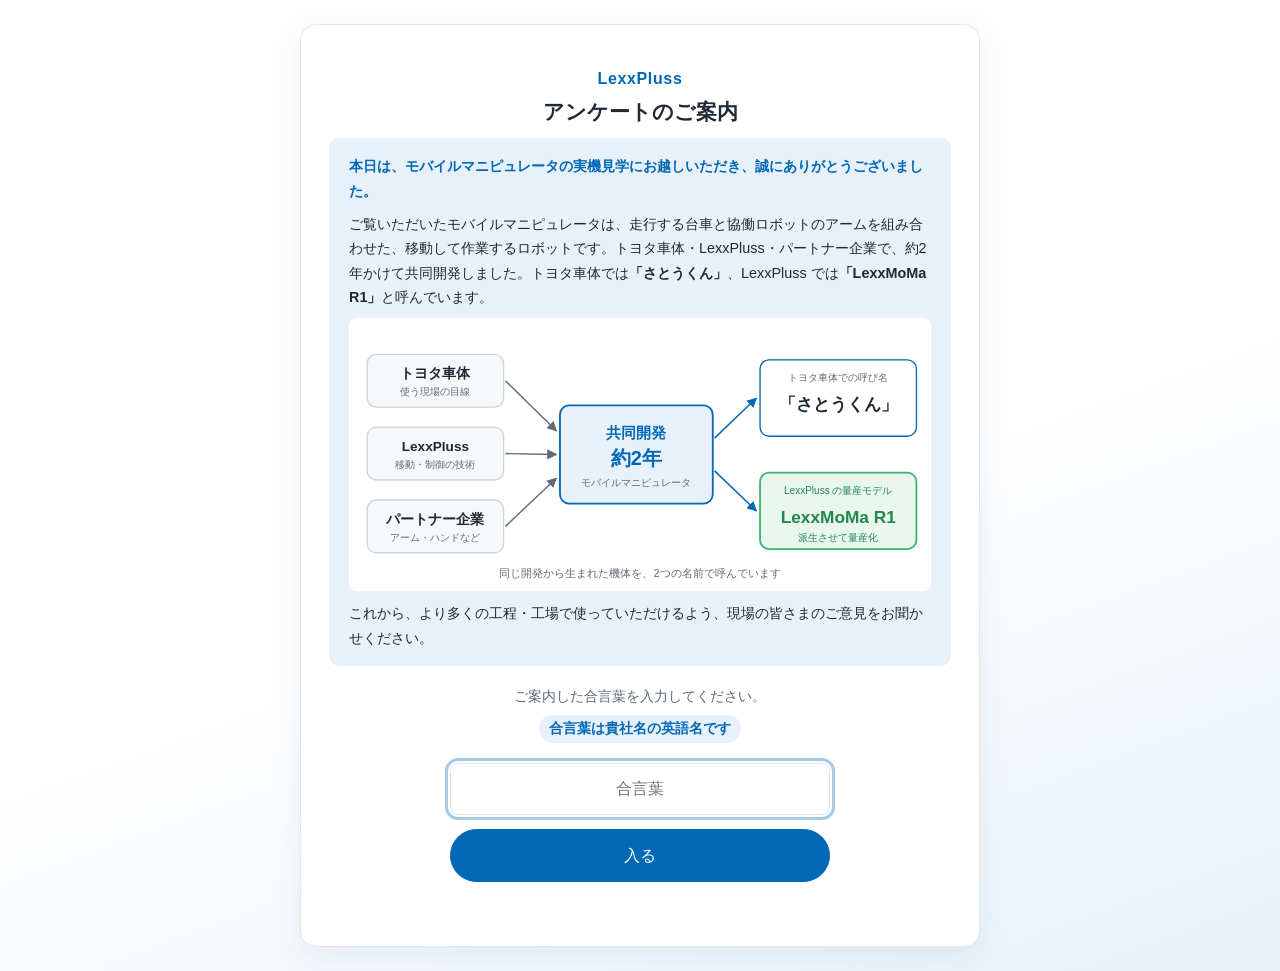
<file: index.html>
<!doctype html>
<html lang="ja">
<head>
  <meta charset="utf-8">
  <meta name="viewport" content="width=device-width, initial-scale=1">
  <title>LexxMoMa アンケート</title>
  <link rel="stylesheet" href="css/style.css?v=51">
</head>
<body>
  <!-- 合言葉の入力画面 -->
  <div id="gate" class="gate">
    <form id="gate-form" class="gate-box" autocomplete="off">
      <p class="brand">LexxPluss</p>
      <h1>アンケートのご案内</h1>
      <div class="gate-greet">
        <p>本日は、モバイルマニピュレータの実機見学にお越しいただき、誠にありがとうございました。</p>
        <p>ご覧いただいたモバイルマニピュレータは、走行する台車と協働ロボットのアームを組み合わせた、移動して作業するロボットです。トヨタ車体・LexxPluss・パートナー企業で、約2年かけて共同開発しました。トヨタ車体では<b>「さとうくん」</b>、LexxPluss では<b>「LexxMoMa R1」</b>と呼んでいます。</p>
        <img class="gate-fig" src="content/images/fig-history.svg?v=1" alt="トヨタ車体・LexxPluss・パートナー企業で約2年かけて共同開発。トヨタ車体での呼び名は「さとうくん」、LexxPluss の量産モデルは LexxMoMa R1" width="640" height="300">
        <p>これから、より多くの工程・工場で使っていただけるよう、現場の皆さまのご意見をお聞かせください。</p>
      </div>
      <p class="gate-note">ご案内した合言葉を入力してください。<br><span class="gate-hint">合言葉は貴社名の英語名です</span></p>
      <input id="gate-input" type="password" placeholder="合言葉" aria-label="合言葉" required>
      <button type="submit" class="btn btn-primary">入る</button>
      <p id="gate-msg" class="gate-msg" role="alert"></p>
    </form>
  </div>

  <div id="app" class="app" hidden>
    <header class="site-header">
      <div class="wrap header-inner">
        <p class="brand">LexxMoMa <span>アンケート</span></p>
        <span id="demo-badge" class="demo-badge" hidden>確認用のダミー表示</span>
      </div>
    </header>

    <main class="wrap">
      <!-- 上段：一般情報（content/items.md の最初の「## 」より前の部分） -->
      <section id="intro" class="intro" hidden></section>

      <div class="layout">
        <!-- 左：アンケート -->
        <section class="col col-form" aria-labelledby="form-title">
          <div class="col-head">
            <h2 id="form-title">アンケート</h2>
            <a href="#info" class="jump">補足情報を見る ↓</a>
          </div>
          <div id="form-holder" class="form-holder"></div>
        </section>

        <!-- 右：活用事例・お見せしたいこと -->
        <aside id="info" class="col col-info" aria-labelledby="info-title">
          <div class="col-head">
            <h2 id="info-title">補足情報</h2>
          </div>
          <!-- フォームのセクションに合わせて切り替わる（config.js の FORM_SECTIONS） -->
          <div id="section-bar" class="section-bar" hidden></div>
          <div id="vision-filter" class="chips"></div>
          <div id="vision-cards" class="cards"></div>
        </aside>
      </div>

      <!-- みんなの回答（config.js の SHOW_RESULTS が true のときだけ表示） -->
      <section id="results-area" class="results-area" hidden>
        <div class="col-head">
          <h2>みんなの回答</h2>
        </div>
        <div class="summary">
          <div class="stat"><span class="stat-label">回答数</span><span id="sum-count" class="stat-value">–</span></div>
          <div class="stat"><span class="stat-label">最後の回答</span><span id="sum-last" class="stat-value small">–</span></div>
          <div class="stat"><span class="stat-label">画面の更新</span><span id="sum-fetched" class="stat-value small">–</span></div>
          <div class="summary-actions">
            <button id="btn-refresh" class="btn btn-primary" type="button">最新に更新</button>
            <button id="btn-csv" class="btn btn-ghost" type="button" disabled>集計表を保存（CSV）</button>
            <label class="auto"><input id="auto-refresh" type="checkbox" checked> <span id="auto-label">自動で更新</span></label>
          </div>
        </div>
        <p id="results-msg" class="results-msg" role="status"></p>
        <div id="results-list" class="results-list"></div>
      </section>
    </main>

    <footer class="site-footer wrap">
      <p>LexxPluss, Inc.</p>
    </footer>
  </div>

  <script src="js/config.js?v=51"></script>
  <script src="js/demo-data.js?v=51"></script>
  <!-- 質問データは Google フォームから自動で作り直されるので、毎回新しいものを読む（1分ごとに名前を変えて、古いものを使わない） -->
  <script>document.write('<script src="js/questions.js?t=' + Math.floor(Date.now() / 60000) + '"><\/script>');</script>
  <script src="js/survey.js?v=51"></script>
  <script src="js/content.js?v=51"></script>
  <script src="js/results.js?v=51"></script>
  <script src="js/csv.js?v=51"></script>
  <script src="js/app.js?v=51"></script>
</body>
</html>
</file>
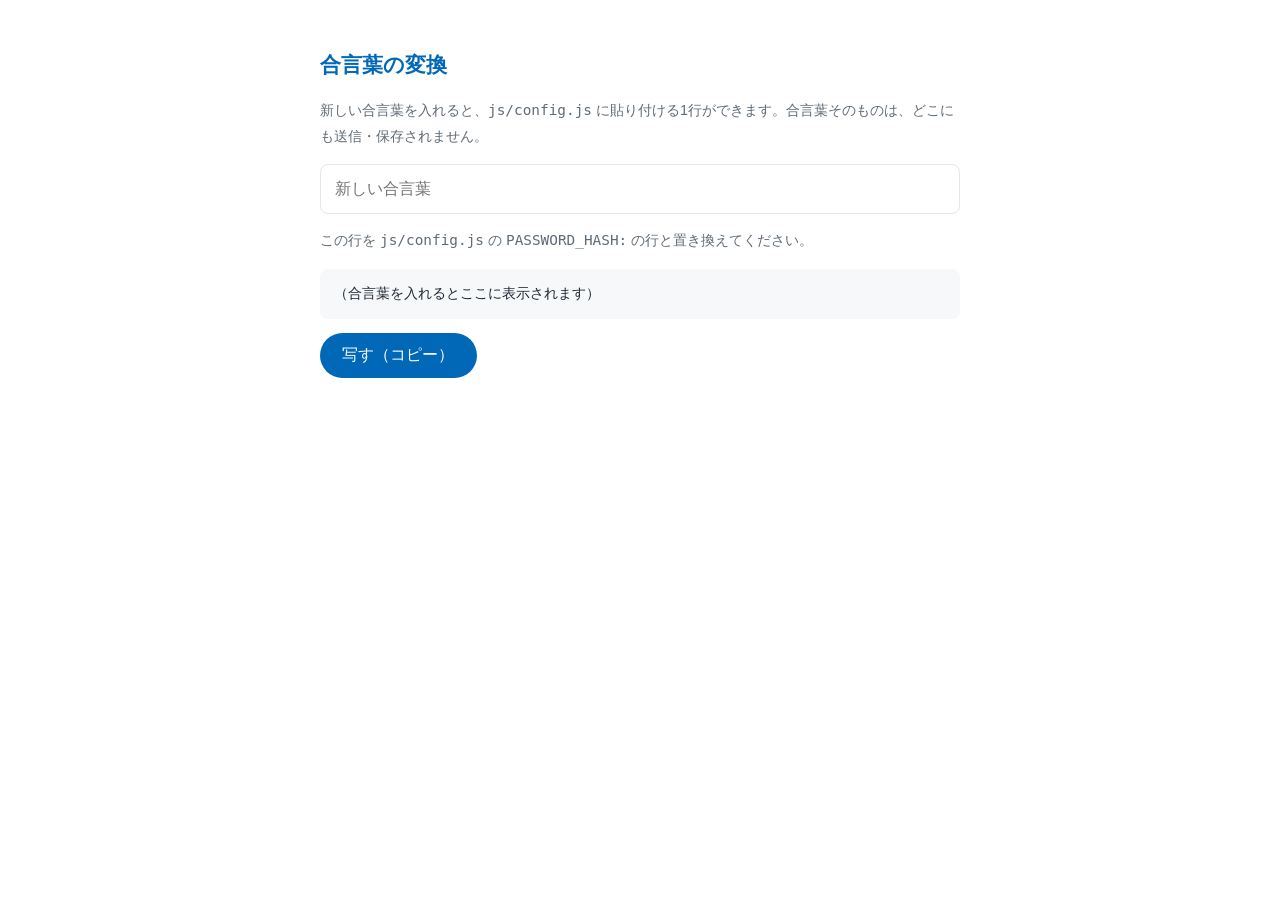
<file: password-tool.html>
<!doctype html>
<html lang="ja">
<head>
  <meta charset="utf-8">
  <meta name="viewport" content="width=device-width, initial-scale=1">
  <title>合言葉の変換</title>
  <style>
    body { font-family: "Hiragino Sans", "Noto Sans JP", "Yu Gothic UI", "Meiryo", sans-serif; background: #fff; color: #1f2933; max-width: 640px; margin: 0 auto; padding: 32px 16px; line-height: 1.8; }
    h1 { font-size: 1.3rem; color: #0068B7; }
    input { font: inherit; width: 100%; box-sizing: border-box; padding: .6em .9em; border: 1px solid #e2e7ec; border-radius: 8px; }
    pre { background: #f6f8fa; border-radius: 8px; padding: 12px 14px; white-space: pre-wrap; word-break: break-all; font-size: .9rem; }
    button { font: inherit; background: #0068B7; color: #fff; border: none; border-radius: 999px; padding: .5em 1.4em; cursor: pointer; }
    .note { color: #5f6b76; font-size: .9rem; }
  </style>
</head>
<body>
  <h1>合言葉の変換</h1>
  <p class="note">新しい合言葉を入れると、<code>js/config.js</code> に貼り付ける1行ができます。合言葉そのものは、どこにも送信・保存されません。</p>
  <input id="pw" type="text" placeholder="新しい合言葉" autocomplete="off">
  <p class="note">この行を <code>js/config.js</code> の <code>PASSWORD_HASH:</code> の行と置き換えてください。</p>
  <pre id="out">（合言葉を入れるとここに表示されます）</pre>
  <button id="copy" type="button">写す（コピー）</button>
  <script>
    var out = document.getElementById('out');
    document.getElementById('pw').addEventListener('input', function (e) {
      var v = e.target.value;
      if (!v) { out.textContent = '（合言葉を入れるとここに表示されます）'; return; }
      crypto.subtle.digest('SHA-256', new TextEncoder().encode(v.trim())).then(function (buf) {
        var hex = Array.prototype.map.call(new Uint8Array(buf), function (b) { return ('0' + b.toString(16)).slice(-2); }).join('');
        out.textContent = "  PASSWORD_HASH: '" + hex + "',";
      });
    });
    document.getElementById('copy').addEventListener('click', function () {
      try { navigator.clipboard.writeText(out.textContent); this.textContent = '写しました'; } catch (e) { /* 手で選んで写す */ }
    });
  </script>
</body>
</html>
</file>
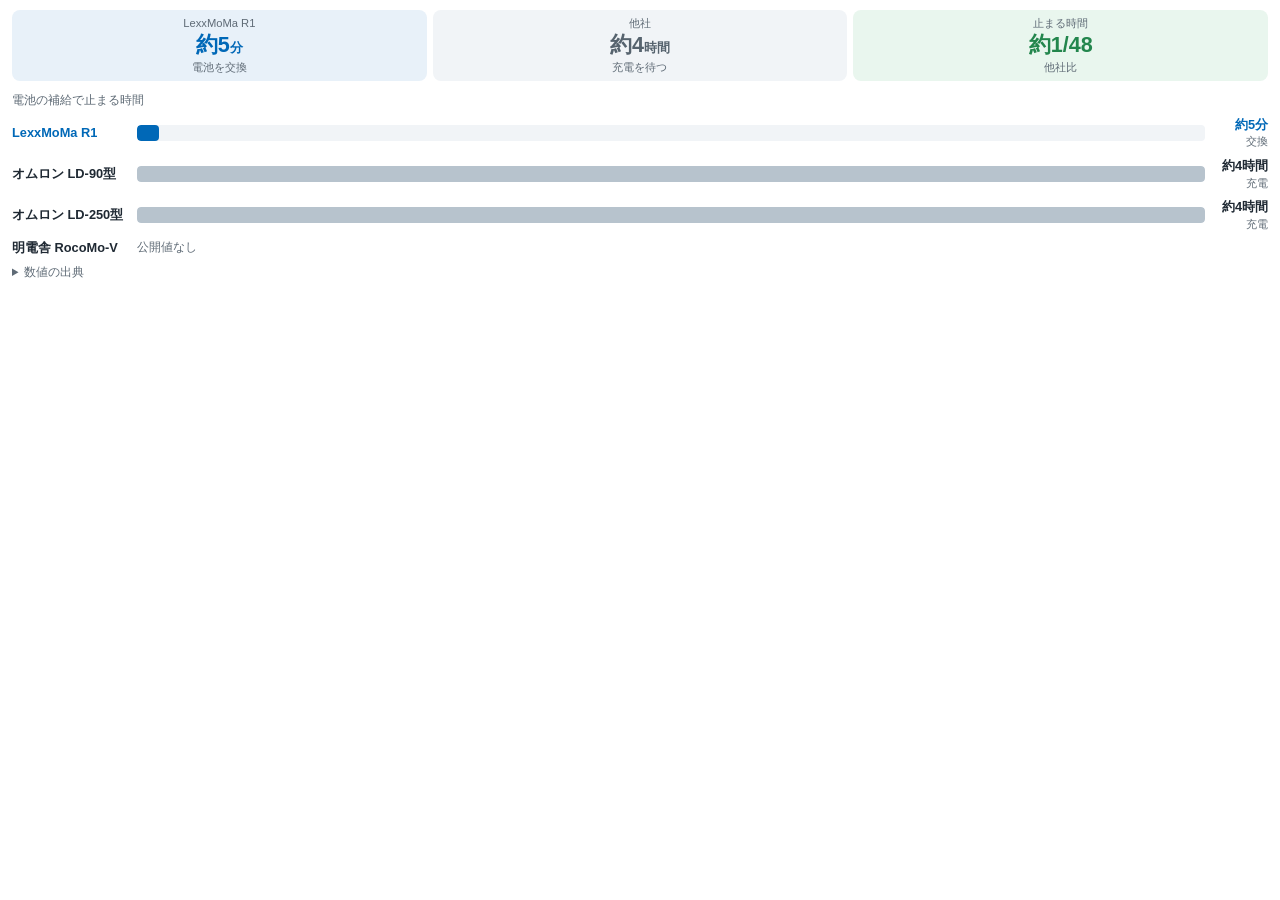
<file: content/pages/battery.html>
<!doctype html>
<html lang="ja">
<head>
<meta charset="utf-8">
<meta name="viewport" content="width=device-width, initial-scale=1">
<title>電池の補給で止まる時間</title>
<style>
  :root { --main: #0068B7; --main-pale: #e8f1f9; --accent: #3EB370; --accent-d: #23864d; --text: #1f2933; --sub: #5f6b76; --line: #e2e7ec; --other: #b7c3cd; }
  * { box-sizing: border-box; }
  body { margin: 0; padding: 10px 12px; background: #fff; color: var(--text); font-family: "Hiragino Sans", "Noto Sans JP", "Yu Gothic UI", "Meiryo", sans-serif; font-size: 13px; line-height: 1.5; }
  .kpis { display: grid; grid-template-columns: repeat(3, minmax(0, 1fr)); gap: 6px; margin-bottom: 10px; }
  .kpi { padding: 6px 8px; border-radius: 8px; background: var(--main-pale); text-align: center; line-height: 1.25; }
  .kpi .l { display: block; font-size: .7rem; color: var(--sub); }
  .kpi .v { display: block; margin: 2px 0; font-size: 1.35rem; font-weight: 800; color: var(--main); white-space: nowrap; }
  .kpi .v small { font-size: .6em; font-weight: 700; }
  .kpi .c { display: block; font-size: .68rem; color: var(--sub); }
  .kpi.them { background: #f1f4f7; }
  .kpi.them .v { color: #56636e; }
  .kpi.win { background: #e9f6ee; }
  .kpi.win .v { color: var(--accent-d); }
  h3 { margin: 0 0 4px; font-size: .78rem; color: var(--sub); font-weight: 400; }
  .row { display: grid; grid-template-columns: 9em minmax(0, 1fr) 4.2em; align-items: center; gap: 8px; margin: 6px 0; }
  .name { font-size: .8rem; font-weight: 700; white-space: nowrap; overflow: hidden; text-overflow: ellipsis; }
  .ours .name { color: var(--main); }
  .track { height: 16px; border-radius: 4px; background: #f1f4f7; overflow: hidden; }
  .bar { height: 100%; width: 0; border-radius: 4px; background: var(--other); transition: width 1.6s ease-out; }
  .ours .bar { background: var(--main); min-width: 4px; }
  .val { text-align: right; font-size: .8rem; font-weight: 700; white-space: nowrap; }
  .ours .val { color: var(--main); }
  .na { color: var(--sub); font-size: .72rem; font-weight: 400; }
  .how { display: block; font-size: .66rem; color: var(--sub); font-weight: 400; }
  details { margin-top: 6px; font-size: .72rem; color: var(--sub); }
  summary { cursor: pointer; }
  details ul { margin: 4px 0 0; padding-left: 1.1em; }
  @media (max-width: 420px) { .kpi { padding: 5px 4px; } .kpi .v { font-size: 1.05rem; } .kpi .l, .kpi .c { font-size: .62rem; } .row { grid-template-columns: 5.6em minmax(0, 1fr) 3.8em; } }
</style>
</head>
<body>
<div class="kpis">
  <div class="kpi"><span class="l">LexxMoMa R1</span><span class="v">約5<small>分</small></span><span class="c">電池を交換</span></div>
  <div class="kpi them"><span class="l">他社</span><span class="v">約4<small>時間</small></span><span class="c">充電を待つ</span></div>
  <div class="kpi win"><span class="l">止まる時間</span><span class="v">約1/48</span><span class="c">他社比</span></div>
</div>
<h3>電池の補給で止まる時間</h3>
<div id="rows"></div>
<details>
  <summary>数値の出典</summary>
  <ul>
    <li>他社は公開仕様の満充電時間（台車単体。開始時の残量の記載なし）。RocoMo-V は公開値がありません。</li>
    <li>LexxMoMa R1 は交換式の電池を入れ替える時間の目安です。</li>
  </ul>
</details>
<script>
  // ===== ここを書き換えます（min：止まる時間の分。null は公開値なし） =====
  var MODELS = [
    { name: 'LexxMoMa R1', short: 'R1', ours: true, min: 5, how: '交換' },
    { name: 'オムロン LD-90型', short: 'LD-90', min: 240, how: '充電' },
    { name: 'オムロン LD-250型', short: 'LD-250', min: 240, how: '充電' },
    { name: '明電舎 RocoMo-V', short: 'RocoMo-V', min: null, how: '充電' }
  ];
  // =====================================================================
  var max = Math.max.apply(null, MODELS.map(function (m) { return m.min || 0; }));
  var label = function (m) { return m.min >= 60 ? '約' + Math.round(m.min / 60) + '時間' : '約' + m.min + '分'; };
  document.getElementById('rows').innerHTML = MODELS.map(function (m) {
    return '<div class="row' + (m.ours ? ' ours' : '') + '"><span class="name"></span>' +
      (m.min == null ? '<span class="na">公開値なし</span><span></span>'
        : '<div class="track"><div class="bar" data-w="' + (m.min / max * 100).toFixed(1) + '"></div></div>' +
          '<span class="val">' + label(m) + '<span class="how">' + m.how + '</span></span>') + '</div>';
  }).join('');
  var narrow = window.matchMedia('(max-width: 420px)').matches;
  document.querySelectorAll('.name').forEach(function (n, i) { n.textContent = narrow ? MODELS[i].short : MODELS[i].name; });
  // 棒が伸びる動きで「どれだけ長く止まるか」を見せる
  requestAnimationFrame(function () {
    setTimeout(function () {
      document.querySelectorAll('.bar').forEach(function (b) { b.style.width = b.getAttribute('data-w') + '%'; });
    }, 300);
  });
</script>
</body>
</html>
</file>
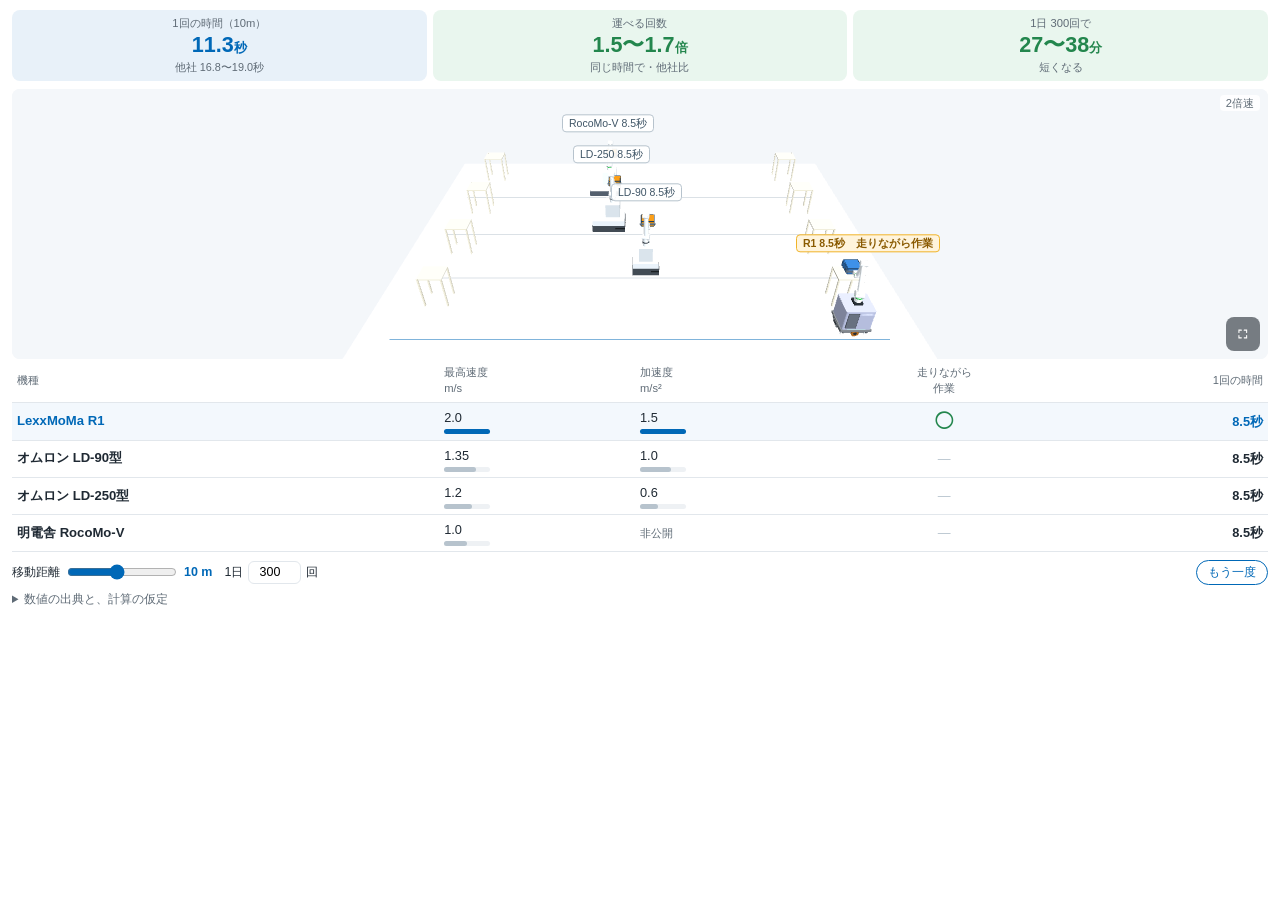
<file: content/pages/cycle.html>
<!doctype html>
<html lang="ja">
<head>
<meta charset="utf-8">
<meta name="viewport" content="width=device-width, initial-scale=1">
<title>ピッキング → 移動 → プレイスの時間</title>
<style>
  :root { --main: #0068B7; --main-pale: #e8f1f9; --accent: #3EB370; --accent-d: #23864d; --text: #1f2933; --sub: #5f6b76; --line: #e2e7ec; --other: #b7c3cd; }
  * { box-sizing: border-box; }
  body { margin: 0; padding: 10px 12px; background: #fff; color: var(--text); font-family: "Hiragino Sans", "Noto Sans JP", "Yu Gothic UI", "Meiryo", sans-serif; font-size: 13px; line-height: 1.5; }
  #stage3d { position: relative; height: 270px; border-radius: 8px; overflow: hidden; background: #f4f7fa; }
  #stage3d .recv { position: absolute; inset: 0; width: 100%; height: 100%; object-fit: contain; background: #f4f7fa; }   /* 3D を使えないときの録画 */
  #stage3d .recnote { position: absolute; z-index: 2; left: 8px; bottom: 8px; padding: 1px 8px; border-radius: 999px; background: rgba(255,255,255,.88); color: var(--sub); font-size: .68rem; }
  #stage3d::before { content: '3D を読み込み中…'; position: absolute; inset: 0; display: flex; align-items: center; justify-content: center; color: var(--sub); font-size: .8rem; }
  #stage3d canvas { display: block; position: relative; }
  #stage3d .speed { position: absolute; right: 8px; top: 6px; font-size: .7rem; color: var(--sub); background: rgba(255,255,255,.85); padding: 0 6px; border-radius: 4px; z-index: 1; }
  .tag3d { position: absolute; left: 0; top: 0; padding: 1px 6px; border-radius: 4px; background: rgba(255,255,255,.92); border: 1px solid #b7c3cd; color: #3f5566; font-size: 10.5px; line-height: 1.4; white-space: nowrap; font-variant-numeric: tabular-nums; pointer-events: none; }
  .tag3d.ours { border-color: var(--main); color: var(--main); font-weight: 700; }
  .tag3d.both { background: #fff4dc; border-color: #f0b429; color: #8a5a00; }
  .tag3d.done { background: var(--accent-d); border-color: var(--accent-d); color: #fff; }
  .kpis { display: grid; grid-template-columns: repeat(3, minmax(0, 1fr)); gap: 6px; margin-bottom: 8px; }
  .kpi { padding: 6px 8px; border-radius: 8px; background: var(--main-pale); text-align: center; line-height: 1.25; }
  .kpi .l { display: block; font-size: .7rem; color: var(--sub); }
  .kpi .v { display: block; margin: 2px 0; font-size: 1.35rem; font-weight: 800; color: var(--main); font-variant-numeric: tabular-nums; white-space: nowrap; }
  .kpi .v small { font-size: .6em; font-weight: 700; }
  .kpi .c { display: block; font-size: .68rem; color: var(--sub); }
  .kpi.win { background: #e9f6ee; }
  .kpi.win .v { color: var(--accent-d); }
  #first { position: absolute; left: 8px; top: 6px; z-index: 1; padding: 2px 10px; border-radius: 999px; background: var(--accent-d); color: #fff; font-size: .78rem; font-weight: 700; opacity: 0; transition: opacity .2s; }
  #first.on { opacity: 1; }
  td.yes { color: var(--accent-d); font-weight: 800; font-size: 1.1rem; text-align: center; }
  td.no { color: #b7c3cd; text-align: center; }
  table { width: 100%; border-collapse: collapse; font-size: .8rem; }
  th, td { padding: 5px 5px; border-bottom: 1px solid var(--line); text-align: left; vertical-align: middle; }
  thead th { font-size: .7rem; color: var(--sub); font-weight: 400; white-space: nowrap; }
  td.name { line-height: 1.25; }
  td.name b { display: block; font-size: .82rem; }
  td.name small { display: block; color: var(--sub); font-size: .68rem; }
  tr.ours td.name b { color: var(--main); }
  tr.ours { background: #f3f8fd; }
  .num { font-variant-numeric: tabular-nums; white-space: nowrap; }
  .mini { display: block; height: 5px; border-radius: 3px; background: #eef1f4; margin-top: 2px; width: 3.6em; }
  .mini i { display: block; height: 100%; border-radius: 3px; background: var(--other); }
  tr.ours .mini i { background: var(--main); }
  .na { color: var(--sub); font-size: .7rem; }
  td.time { text-align: right; font-weight: 700; }
  td.time small { display: block; font-weight: 400; font-size: .68rem; color: #b4541a; }
  tr.ours td.time { color: var(--main); }
  tr.done td.time { color: var(--accent-d); }
  .ctrl { display: flex; flex-wrap: wrap; align-items: center; gap: 4px 12px; margin-top: 8px; font-size: .78rem; }
  .ctrl label { display: flex; align-items: center; gap: 5px; }
  .ctrl input[type=range] { width: 110px; accent-color: var(--main); }
  .ctrl input[type=number] { font: inherit; width: 4.2em; padding: .1em .35em; border: 1px solid var(--line); border-radius: 6px; text-align: right; }
  .ctrl b { color: var(--main); }
  button { font: inherit; font-size: .78rem; padding: .15em .9em; border: 1px solid var(--main); border-radius: 999px; background: #fff; color: var(--main); cursor: pointer; margin-left: auto; }
  details { margin-top: 6px; font-size: .72rem; color: var(--sub); }
  summary { cursor: pointer; }
  details ul { margin: 4px 0 0; padding-left: 1.1em; }
  td.name .s { display: none; }
  @media (max-width: 420px) { .kpi { padding: 5px 4px; } .kpi .v { font-size: 1.05rem; } .kpi .l, .kpi .c { font-size: .62rem; } #stage3d { height: 220px; } .tag3d { font-size: 9.5px; } th, td { padding: 4px 3px; } td.name .l { display: none; } td.name .s { display: block; } }
  /* 大きく見る（右下のボタン）：全画面ではなく、アンケートのタブの中いっぱいに広げる */
  .fs { position: absolute; z-index: 4; right: 8px; bottom: 8px; width: 34px; height: 34px; border: 0; border-radius: 8px; background: rgba(16, 24, 32, .55); color: #fff; cursor: pointer; display: flex; align-items: center; justify-content: center; }
  .fs:hover { background: rgba(16, 24, 32, .8); }
  .fs svg { width: 20px; height: 20px; }
  body.is-big { height: 100vh; display: flex; flex-direction: column; overflow: auto; }   /* 3D を大きく、数字と比較表はそのまま上下に */
  body.is-big > * { flex: none; }
  body.is-big #stage3d { flex: 1 0 55vh; height: auto; }
</style>
</head>
<body>
<div class="kpis" id="kpis"></div>
<div id="stage3d"><button type="button" class="fs" id="fs" title="大きく見る" aria-label="大きく見る"><svg viewBox="0 0 24 24" fill="none" stroke="currentColor" stroke-width="2.2" stroke-linecap="round"><path d="M4 9V4h5M20 9V4h-5M4 15v5h5M20 15v5h-5"/></svg></button><span class="speed" id="speedV"></span><span id="first">R1 が先に完了</span></div>
<table>
  <thead><tr><th>機種</th><th>最高速度<br>m/s</th><th>加速度<br>m/s²</th><th style="text-align:center">走りながら<br>作業</th><th style="text-align:right">1回の時間</th></tr></thead>
  <tbody id="rows"></tbody>
</table>
<div class="ctrl">
  <label>移動距離 <input id="dist" type="range" min="2" max="20" step="1" value="10"> <b id="distV"></b></label>
  <label>1日 <input id="count" type="number" min="1" step="10" value="300"> 回</label>
  <button id="play" type="button">もう一度</button>
</div>
<details>
  <summary>数値の出典と、計算の仮定</summary>
  <ul id="note"></ul>
</details>
<script src="vendor/three.min.js?r128"></script>
<script src="moma-model.js?v=2"></script>
<script src="cycle3d.js?v=11"></script>
<script>
  // ===== ここを書き換えます =====
  var ARM = {
    pick: 4.0,      // つかむ動作の時間（秒）
    place: 4.0,     // 置く動作の時間（秒）
    overlap: 1.5    // そのうち、移動と重ねられる時間（つかんだ後の引き戻し・置く前の近づけ。秒）
  };
  // v：最高速度 m/s、a：加速度 m/s²（null は公開値なし。計算には aCalc を使う）、body：3D の形
  var MODELS = [
    { name: 'LexxMoMa R1', short: 'R1', ours: true, body: 'lexx', v: 2.0, a: 1.5, sync: true, payload: '手首部 20kg' },
    { name: 'オムロン LD-90型', short: 'LD-90', body: 'ld90', v: 1.35, a: 1.0, sync: false, payload: 'ワーク 2kg程度' },
    { name: 'オムロン LD-250型', short: 'LD-250', body: 'ld250', v: 1.20, a: 0.6, sync: false, payload: 'ワーク 10kg程度' },
    { name: '明電舎 RocoMo-V', short: 'RocoMo-V', body: 'rocomo', v: 1.00, a: null, aCalc: 1.0, sync: false, payload: '手首部 20kg', vNote: '横行 0.50' }
  ];
  var NOTES = [
    '各社の公開仕様をもとに LexxPluss で整理（2026年10月時点）。R1 の加速度は最新の社内仕様値です。「―」は公開仕様で確認できないもの、「非公開」は公開値がないものです。',
    '他社の加速度は台車単体の上限設定の初期値で、アームを載せた状態での保証値ではありません。RocoMo-V は加速度の公開値がないため、計算では 1.0m/s² と仮定しています。',
    'つかむ・置くの時間はどの機種も同じとし、各 ' + ARM.pick + '秒のうち ' + ARM.overlap + '秒は移動と重ねられると仮定しています。他社機は走行とアームの同時動作が公開仕様で確認できないため、同時動作なしで計算しています。',
    'LexxMoMa の形は実機に寄せたもの、他機種は公開されている寸法・構成をもとに簡略化したもので、実際の外観とは異なります。',
    '速さ・加速度はカタログ上の上限値です。可搬重量は各社で定義が異なります。実際の運用速度は、現場の安全条件によって変わります。'
  ];
  var PLAY_SPEED = 2;   // 再生の速さ（実時間の何倍で見せるか）
  // ==============================

  if (/[?&]record=1/.test(location.search)) {   // 録画を作るときは、3D を作る前に大きさを決めておく（16:9 に近い横長）
    var st0 = document.getElementById('stage3d'); st0.style.width = '1200px'; st0.style.height = '648px';
  }
  var S3 = window.MomaScene ? MomaScene(document.getElementById('stage3d'), MODELS, ARM) : null;
  document.getElementById('speedV').textContent = PLAY_SPEED + '倍速';
  document.getElementById('note').innerHTML = NOTES.map(function (n) { return '<li>' + n + '</li>'; }).join('');

  // 距離 d を、最高速度 v・加速度 a（減速も同じ）で走る時間と、そのときの最高到達速度
  function travel(d, v, a) {
    if (d >= v * v / a) return { t: d / v + v / a, vp: v, ta: v / a };
    var vp = Math.sqrt(d * a);
    return { t: 2 * vp / a, vp: vp, ta: vp / a };
  }
  function plan(m, d) {
    var tr = travel(d, m.v, m.a != null ? m.a : m.aCalc);
    var o = m.sync ? Math.min(ARM.overlap, tr.t / 2) : 0;
    var moveStart = ARM.pick - o, moveEnd = moveStart + tr.t, placeStart = moveEnd - o;
    return { tr: tr, o: o, moveStart: moveStart, moveEnd: moveEnd, placeStart: placeStart, total: placeStart + ARM.place };
  }

  // 表：機種・最高速度・加速度（小さな棒つき）・1回の時間（再生に合わせて進む）
  var vMax = Math.max.apply(null, MODELS.map(function (m) { return m.v; }));
  var aMax = Math.max.apply(null, MODELS.map(function (m) { return m.a || 0; }));
  function cell(v, max, note) {
    if (v == null) return '<td><span class="na">非公開</span></td>';
    return '<td class="num">' + v.toFixed(2).replace(/0$/, '') + (note ? ' <span class="na">' + note + '</span>' : '') +
      '<span class="mini"><i style="width:' + (v / max * 100).toFixed(0) + '%"></i></span></td>';
  }
  var tbody = document.getElementById('rows');
  var view = MODELS.map(function (m) {
    var tr = document.createElement('tr');
    if (m.ours) tr.className = 'ours';
    tr.innerHTML = '<td class="name"><b class="l"></b><b class="s"></b></td>' + cell(m.v, vMax) + cell(m.a, aMax) +
      (m.sync ? '<td class="yes">◯</td>' : '<td class="no">―</td>') + '<td class="time num"></td>';
    tr.querySelector('b.l').textContent = m.name;
    tr.querySelector('b.s').textContent = m.short;
    tbody.appendChild(tr);
    return { m: m, tr: tr, time: tr.querySelector('.time') };
  });

  var plans, maxT;
  function build() {
    var d = Number(document.getElementById('dist').value);
    var count = Math.max(1, Number(document.getElementById('count').value) || 0);
    document.getElementById('distV').textContent = d + ' m';
    plans = MODELS.map(function (m) { return plan(m, d); });
    maxT = Math.max.apply(null, plans.map(function (p) { return p.total; }));
    // いちばん伝えたいこと：1回あたり・1日あたりにどれだけ差が出るか
    var ours = plans[0].total, gaps = plans.slice(1).map(function (p) { return p.total - ours; });
    var lo = Math.min.apply(null, gaps), hi = Math.max.apply(null, gaps);
    var mins = function (s) { return Math.round(s * count / 60); };
    var others = plans.slice(1).map(function (p) { return p.total; });
    var oLo = Math.min.apply(null, others), oHi = Math.max.apply(null, others);
    var range = function (a, b, f) { return a.toFixed(f) === b.toFixed(f) ? a.toFixed(f) : a.toFixed(f) + '〜' + b.toFixed(f); };
    document.getElementById('kpis').innerHTML =
      '<div class="kpi"><span class="l">1回の時間（' + d + 'm）</span><span class="v">' + ours.toFixed(1) + '<small>秒</small></span>' +
        '<span class="c">他社 ' + range(oLo, oHi, 1) + '秒</span></div>' +
      '<div class="kpi win"><span class="l">運べる回数</span><span class="v">' + range(oLo / ours, oHi / ours, 1) + '<small>倍</small></span>' +
        '<span class="c">同じ時間で・他社比</span></div>' +
      '<div class="kpi win"><span class="l">1日 ' + count + '回で</span><span class="v">' + range(mins(lo), mins(hi), 0) + '<small>分</small></span>' +
        '<span class="c">短くなる</span></div>';
    view.forEach(function (r, i) {
      r.final = plans[i].total;
      r.gap = i === 0 ? '' : '<small>+' + (plans[i].total - ours).toFixed(1) + '秒</small>';
    });
    if (S3) S3.build(d, plans);
    show(raf ? 0 : Infinity);
    if (raf) play();
  }

  function show(t) {
    view.forEach(function (r) {
      var done = t >= r.final;
      r.time.innerHTML = Math.min(t, r.final).toFixed(1) + '秒' + (done ? r.gap : '');
      r.tr.classList.toggle('done', done);
    });
    document.getElementById('first').classList.toggle('on', t >= view[0].final && t < maxT + 2 * PLAY_SPEED);
    if (S3) S3.update(Math.min(t, maxT));
  }

  var raf = null;
  var still = false;   // Windows の「アニメーション効果」がオフ（＝動きを減らす設定）の会社のパソコンでも動かす。動き自体が見せたい内容のため
  function play() {
    if (raf) cancelAnimationFrame(raf);
    var start = null;
    (function frame(now) {
      if (start == null) start = now;
      var t = Math.max(0, now - start) / 1000 * PLAY_SPEED;
      if (t > maxT + 2.5 * PLAY_SPEED) { start = now; t = 0; }   // 終わったら少し止めて、最初から繰り返す
      if (VIDEO && sameAsVideo()) t = VIDEO.currentTime * PLAY_SPEED;   // 録画を流しているときは、録画の再生位置に合わせる
      show(t);
      if (onScreen()) raf = requestAnimationFrame(frame);
      else { raf = null; waitVisible(); }
    })(performance.now());
  }
  // 画面に見えていないときは止めておく（アンケートの画面を重くしないため）。
  // 埋め込みの中では IntersectionObserver が正しく働かないことがあるので、親の画面での枠の位置で判断する
  function onScreen() {
    try {
      var fe = window.frameElement;
      if (!fe) return document.visibilityState !== 'hidden';
      if (!fe.getClientRects().length || parent.document.visibilityState === 'hidden') return false;
      var r = fe.getBoundingClientRect();
      return r.bottom > 0 && r.top < parent.innerHeight;
    } catch (e) { return true; }
  }
  var waiting = null;
  function waitVisible() {
    if (waiting) return;
    waiting = setInterval(function () {
      if (!onScreen()) return;
      clearInterval(waiting); waiting = null;
      if (!still) play();
    }, 400);
  }

  /* ---------- 3D を使えない環境：同じ比較の録画（content/media/cycle-race.mp4。移動距離は初期値のとき）を流す ----------
     会社のパソコンなどで 3D（WebGL）が止められていると、3D の部分が空のままになるため。?record=1 は録画を作るとき */
  var RECORD = /[?&]record=1/.test(location.search), VIDEO = null, DIST0 = document.getElementById('dist').value;
  function sameAsVideo() { return document.getElementById('dist').value === DIST0; }
  function useVideo() {
    if (VIDEO || RECORD) return;
    var st = document.getElementById('stage3d'), v = document.createElement('video');
    v.muted = true; v.loop = true; v.autoplay = true; v.preload = 'auto'; v.setAttribute('muted', ''); v.setAttribute('playsinline', '');
    v.poster = '../media/cycle-race.jpg?v=1'; v.src = '../media/cycle-race.mp4?v=1'; v.className = 'recv';
    st.insertBefore(v, st.firstChild); st.classList.add('is-video');
    var note = document.createElement('span'); note.className = 'recnote'; note.textContent = '3D を表示できない環境のため録画を再生しています'; st.appendChild(note);
    VIDEO = v; var p = v.play(); if (p && p.catch) p.catch(function () { });
  }
  document.getElementById('dist').addEventListener('input', build);
  document.getElementById('count').addEventListener('input', build);
  document.getElementById('play').addEventListener('click', play);
  if (!S3) useVideo();
  build();
  if (!still && !RECORD) play();

  // 大きく見る：埋め込みの枠を、アンケートのタブの中いっぱいに広げる（ブラウザの全画面にはしない）。もう一度押すか Esc で戻る
  (function () {
    var b = document.getElementById('fs'), big = false, saved = [];
    var frame = null, top = window;
    try { frame = window.frameElement; if (frame) top = window.parent; } catch (e) { frame = null; }
    var ICON_OPEN = '<svg viewBox="0 0 24 24" fill="none" stroke="currentColor" stroke-width="2.2" stroke-linecap="round"><path d="M4 9V4h5M20 9V4h-5M4 15v5h5M20 15v5h-5"/></svg>',
        ICON_CLOSE = '<svg viewBox="0 0 24 24" fill="none" stroke="currentColor" stroke-width="2.2" stroke-linecap="round"><path d="M9 4v5H4M15 4v5h5M9 20v-5H4M15 20v-5h5"/></svg>';
    function keep(el, css) { saved.push([el, el.style.cssText]); for (var k in css) el.style.setProperty(k, css[k], 'important'); }
    function fit() { if (big && frame) frame.style.setProperty('height', top.innerHeight + 'px', 'important'); }
    function set(on) {
      if (on === big) return;
      big = on;
      if (on) {
        if (frame) {
          keep(frame, { position: 'fixed', left: '0', top: '0', width: '100%', height: top.innerHeight + 'px', margin: '0', 'max-width': 'none', 'z-index': '2147483000', background: '#fff' });
          // 親の画面で、枠より手前に出てしまう重なり（貼り付いた上部など）を越えられるよう、枠の外側の箱も一番手前へ
          for (var el = frame.parentElement; el && el !== top.document.body; el = el.parentElement)
            if (top.getComputedStyle(el).position !== 'static') keep(el, { 'z-index': '2147483000' });
          keep(top.document.documentElement, { overflow: 'hidden' });
        }
      } else {
        while (saved.length) { var x = saved.pop(); x[0].style.cssText = x[1]; }
      }
      document.body.classList.toggle('is-big', on);
      var t = on ? '元の大きさに戻す' : '大きく見る';
      b.title = t; b.setAttribute('aria-label', t); b.innerHTML = on ? ICON_CLOSE : ICON_OPEN;
    }
    b.addEventListener('click', function () { set(!big); });
    var esc = function (e) { if (e.key === 'Escape') set(false); };
    document.addEventListener('keydown', esc);
    if (frame) { top.document.addEventListener('keydown', esc); top.addEventListener('resize', fit); }
  })();
</script>
</body>
</html>
</file>
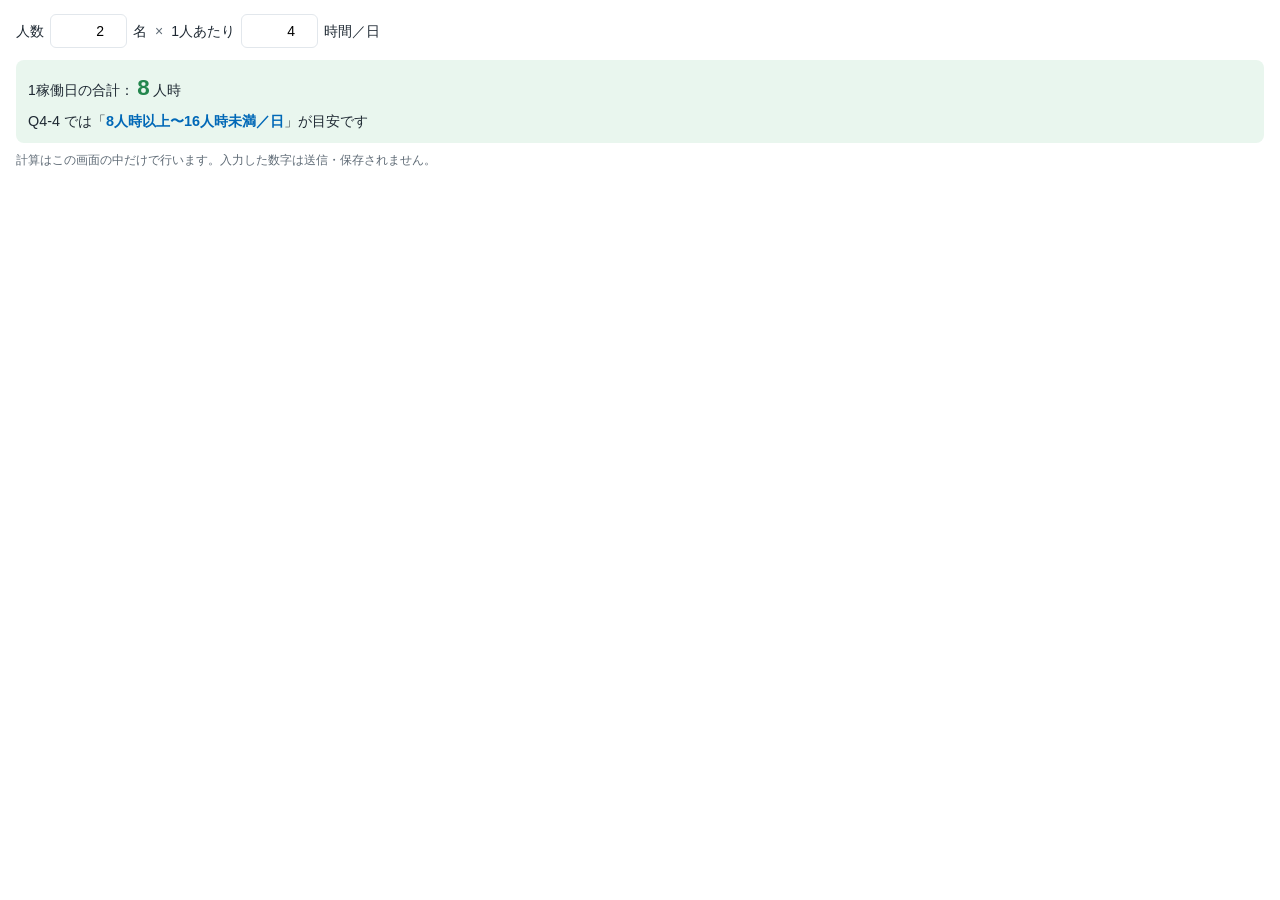
<file: content/pages/jinji.html>
<!doctype html>
<html lang="ja">
<head>
<meta charset="utf-8">
<meta name="viewport" content="width=device-width, initial-scale=1">
<title>人時の目安</title>
<style>
  :root { --main: #0068B7; --accent: #3EB370; --text: #1f2933; --sub: #5f6b76; --line: #e2e7ec; }
  * { box-sizing: border-box; }
  body { margin: 0; padding: 14px 16px; background: #fff; color: var(--text); font-family: "Hiragino Sans", "Noto Sans JP", "Yu Gothic UI", "Meiryo", sans-serif; font-size: 14px; line-height: 1.6; }
  .row { display: flex; flex-wrap: wrap; align-items: center; gap: 8px; }
  label { display: flex; align-items: center; gap: 6px; }
  input { font: inherit; width: 5.5em; padding: .35em .5em; border: 1px solid var(--line); border-radius: 6px; text-align: right; }
  .op { color: var(--sub); }
  .result { margin-top: 12px; padding: 10px 12px; border-radius: 8px; background: #e9f6ee; }
  .result b { font-size: 1.4rem; color: #23864d; margin: 0 .15em; }
  .choice { margin-top: 4px; font-size: .9rem; }
  .choice span { font-weight: 700; color: var(--main); }
  .note { margin: 8px 0 0; font-size: .78rem; color: var(--sub); }
</style>
</head>
<body>
  <div class="row">
    <label>人数 <input id="n" type="number" min="0" step="1" value="2"> 名</label>
    <span class="op">×</span>
    <label>1人あたり <input id="h" type="number" min="0" step="0.5" value="4"> 時間／日</label>
  </div>
  <div class="result">
    1稼働日の合計：<b id="total">8</b>人時
    <div class="choice">Q4-4 では「<span id="choice"></span>」が目安です</div>
  </div>
  <p class="note">計算はこの画面の中だけで行います。入力した数字は送信・保存されません。</p>
<script>
  // Q4-4 の選択肢の区切り（人時／日）
  var BANDS = [
    [1, '1人時未満／日'],
    [4, '1人時以上〜4人時未満／日'],
    [8, '4人時以上〜8人時未満／日'],
    [16, '8人時以上〜16人時未満／日'],
    [Infinity, '16人時以上／日']
  ];
  function update() {
    var n = Math.max(0, Number(document.getElementById('n').value) || 0);
    var h = Math.max(0, Number(document.getElementById('h').value) || 0);
    var t = Math.round(n * h * 10) / 10;
    document.getElementById('total').textContent = t;
    var label = BANDS.filter(function (b) { return t < b[0]; })[0][1];
    document.getElementById('choice').textContent = label;
  }
  document.getElementById('n').addEventListener('input', update);
  document.getElementById('h').addEventListener('input', update);
  update();
</script>
</body>
</html>
</file>
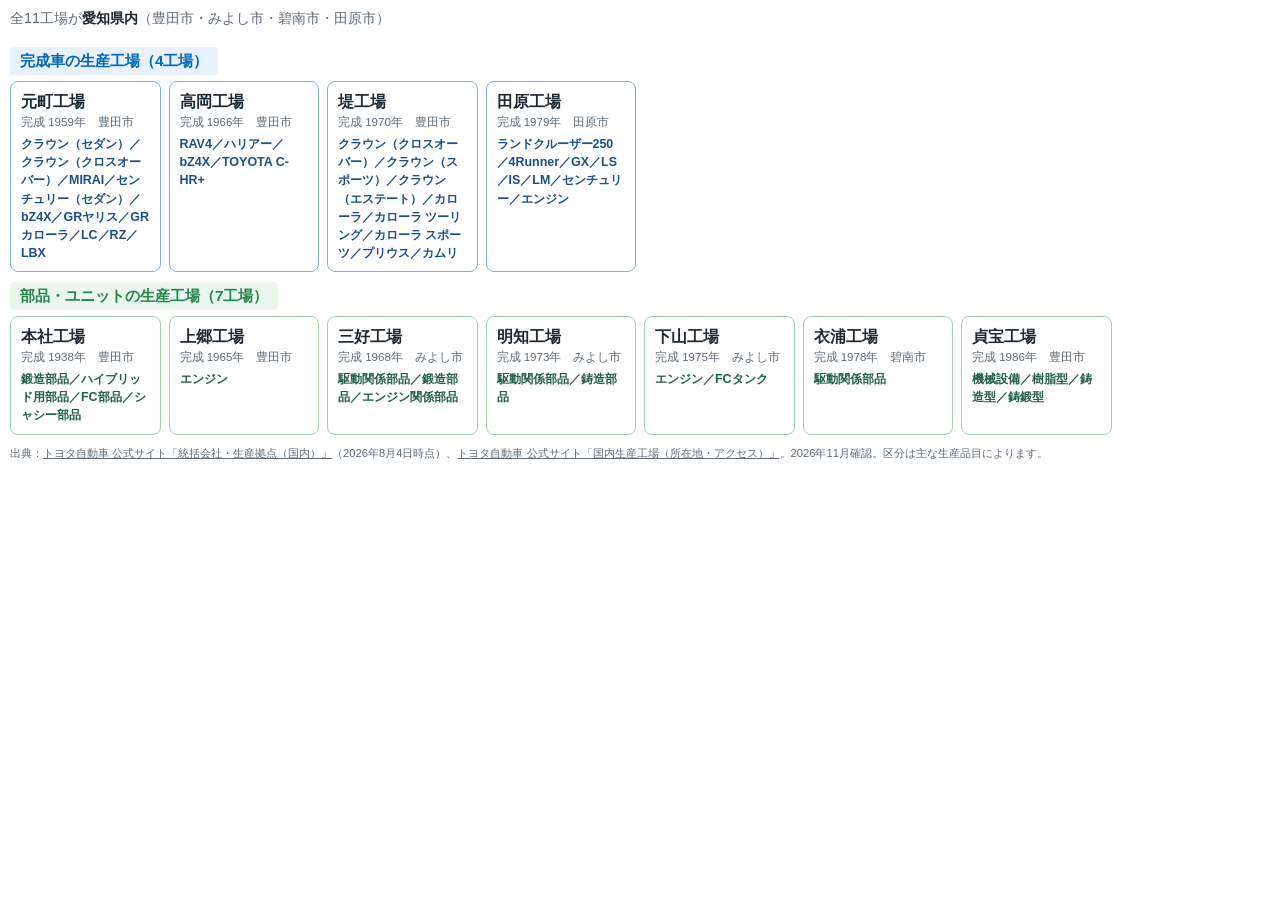
<file: content/pages/plants.html>
<!doctype html>
<html lang="ja">
<head>
<meta charset="utf-8">
<meta name="viewport" content="width=device-width, initial-scale=1">
<title>対象11工場の早見表</title>
<style>
  /* Q4-1 の右側：トヨタ自動車の国内11工場の早見表（事実を並べるだけ。回答を誘導しない。11工場とも同じ量・同じ書き方） */
  :root { --main: #0068B7; --main-pale: #e8f1f9; --accent: #3EB370; --accent-pale: #eaf6ee; --text: #1f2933; --sub: #5f6b76; --line: #e2e7ec; }
  * { box-sizing: border-box; }
  body { margin: 0; padding: 8px 10px 10px; background: #fff; color: var(--text); font-family: "Hiragino Sans", "Noto Sans JP", "Yu Gothic UI", "Meiryo", sans-serif; font-size: 13px; line-height: 1.45; }
  .lead { margin: 0 0 8px; font-size: .9rem; color: var(--sub); }
  .lead b { color: var(--text); }
  h2 { display: inline-block; margin: 10px 0 6px; padding: 3px 10px; border-radius: 4px; font-size: .95rem; }
  h2.vehicle { background: var(--main-pale); color: var(--main); }
  h2.parts { background: var(--accent-pale); color: #23864d; }
  .grid { display: grid; grid-template-columns: repeat(auto-fill, minmax(150px, 1fr)); gap: 8px; }
  .card { padding: 8px 10px 9px; border: 1.5px solid; border-radius: 8px; background: #fff; }
  .vehicle .card { border-color: #7fb0dc; }
  .parts .card { border-color: #9fd3b2; }
  .card.is-checked { background: #fff8e1; border-color: #f0b429; box-shadow: 0 0 0 2px rgba(240,180,41,.25); }   /* フォームでチェックした工場（中身を示すだけ） */
  .name { font-size: 1.02rem; font-weight: 800; }
  .meta { font-size: .72rem; color: var(--sub); }
  .prod { margin-top: 5px; font-size: .78rem; font-weight: 700; color: #1d4f8a; }
  .parts .prod { color: #23604a; }
  .na { color: #9aa5ae; font-weight: 400; }
  .src { margin: 10px 0 0; font-size: .7rem; color: var(--sub); }
  .src a { color: var(--sub); }
</style>
</head>
<body>
<p class="lead" id="lead"></p>
<div id="groups"></div>
<p class="src" id="src"></p>
<script>
  // 工場の情報は content/data/plants.json（公式サイトの記載そのまま）。区分は主な生産品目から（group）。区分の中の並びはフォームの Q4-1 の選択肢と同じ
  var NA = '<span class="na">公式情報なし</span>';
  var esc = function (s) { return String(s).replace(/[&<>"]/g, function (c) { return { '&': '&amp;', '<': '&lt;', '>': '&gt;', '"': '&quot;' }[c]; }); };
  var key = function (label) { return String(label).split('（')[0].trim(); };   // 選択肢の「（」より前が工場名
  var city = function (c) { return String(c || '').replace(/^愛知県/, ''); };
  function formOrder() {
    try {
      var f = parent.SURVEY_FORM, qs = [];
      f.pages.forEach(function (p) { p.items.forEach(function (q) { if (q.no === 'Q4-1') qs.push(q); }); });
      return qs[0].choices.map(function (c) { return key(c.value); });
    } catch (e) { return null; }
  }
  fetch('../data/plants.json?v=2').then(function (r) { return r.json(); }).then(function (d) {
    var order = formOrder(), plants = d.plants.slice();
    if (order) plants.sort(function (a, b) { var i = order.indexOf(a.name), j = order.indexOf(b.name); return (i < 0 ? 99 : i) - (j < 0 ? 99 : j); });
    var cities = [];
    plants.forEach(function (p) { var c = city(p.city); if (c && cities.indexOf(c) < 0) cities.push(c); });
    document.getElementById('lead').innerHTML = '全' + plants.length + '工場が<b>愛知県内</b>（' + cities.map(esc).join('・') + '）';
    document.getElementById('groups').innerHTML = Object.keys(d.groups).map(function (g) {
      var list = plants.filter(function (p) { return p.group === g; });
      return '<section class="' + g + '"><h2 class="' + g + '">' + esc(d.groups[g]) + '（' + list.length + '工場）</h2><div class="grid">' +
        list.map(function (p) {
          return '<div class="card" data-name="' + esc(p.name) + '"><div class="name">' + esc(p.name) + '</div>' +
            '<div class="meta">' + esc(d.fields.completed) + ' ' + (p.completed ? p.completed + '年' : NA) + '　' + (p.city ? esc(city(p.city)) : NA) + '</div>' +
            '<div class="prod">' + (p.products ? esc(p.products).replace(/、/g, '／') : NA) + '</div></div>';
        }).join('') + '</div></section>';
    }).join('');
    var ck = d.checked.split('-');
    document.getElementById('src').innerHTML = '出典：' + [d.sources.products, d.sources.location].map(function (s) {
      return '<a href="' + esc(s.url) + '" target="_blank" rel="noopener">' + esc(s.title) + '</a>' + (s.asOf ? '（' + esc(s.asOf) + '）' : '');
    }).join('、') + '。' + Number(ck[0]) + '年' + Number(ck[1]) + '月確認。区分は主な生産品目によります。';
    // 今のチェックを聞く（アンケートの画面が survey-answer で答える）
    try { parent.postMessage({ type: 'survey-ask', no: 'Q4-1' }, location.origin); } catch (e) { }
  });
  // フォームで工場にチェックを入れたら、同じ工場の札に色を付ける
  window.addEventListener('message', function (e) {
    if (e.origin !== location.origin || !e.data || e.data.type !== 'survey-answer' || e.data.no !== 'Q4-1') return;
    var picked = (e.data.values || []).map(key);
    document.querySelectorAll('.card').forEach(function (c) { c.classList.toggle('is-checked', picked.indexOf(c.getAttribute('data-name')) >= 0); });
  });
</script>
</body>
</html>
</file>
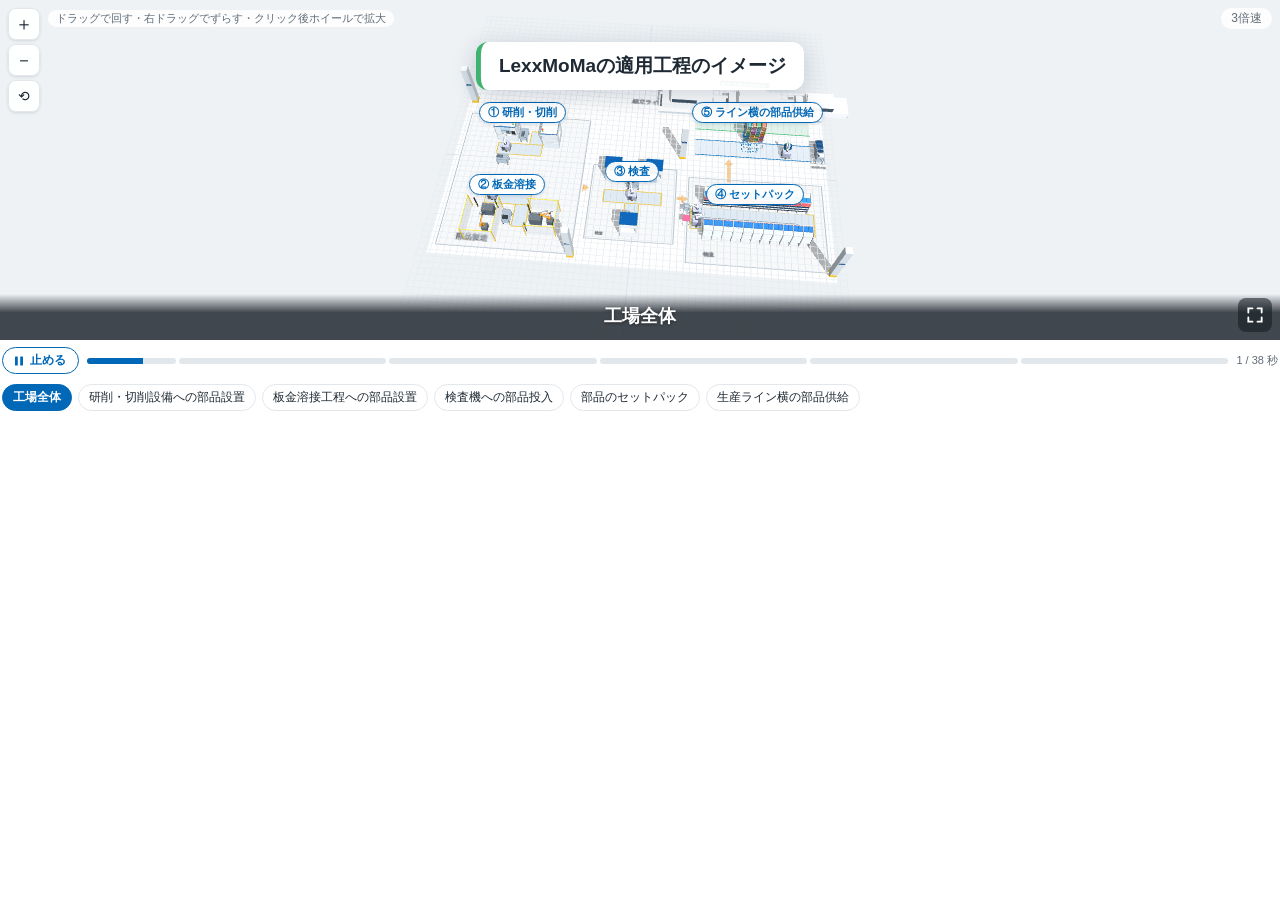
<file: content/pages/scene.html>
<!doctype html>
<html lang="ja">
<head>
<meta charset="utf-8">
<meta name="viewport" content="width=device-width, initial-scale=1">
<title>工場内の使いどころ</title>
<style>
  :root { --main: #0068B7; --main-pale: #e8f1f9; --text: #1f2933; --sub: #5f6b76; --line: #e2e7ec; }
  * { box-sizing: border-box; }
  html, body { margin: 0; background: #fff; color: var(--text); font-family: "Hiragino Sans", "Noto Sans JP", "Yu Gothic UI", "Meiryo", sans-serif; }
  #stage { position: relative; height: 340px; overflow: hidden; background: #eef2f5; cursor: grab; }
  #stage::before { content: '3D を読み込み中…'; position: absolute; inset: 0; display: flex; align-items: center; justify-content: center; color: var(--sub); font-size: 13px; }
  #stage canvas { display: block; position: relative; }
  #detail { position: absolute; z-index: 2; inset: 0; width: 100%; height: 100%; border: 0; background: #fff; }   /* 使いどころの詳しい表示 */
  #speed { position: absolute; z-index: 3; right: 8px; top: 8px; padding: 2px 10px; border-radius: 999px; background: rgba(255,255,255,.85); color: var(--sub); font-size: 12px; }
  /* 作業名：写真の上の白い太字と暗い帯（資料と同じ見せ方） */
  #name { position: absolute; z-index: 3; left: 0; right: 0; bottom: 0; padding: 10px 48px 12px; background: linear-gradient(transparent, rgba(16, 24, 32, .78) 40%); color: #fff; font-size: 18px; font-weight: 800; text-align: center; text-shadow: 0 1px 3px rgba(0,0,0,.5); pointer-events: none; }
  /* 全体のときの使いどころの札（押すとそこへ寄る） */
  .tag3d { position: absolute; z-index: 1; left: 0; top: 0; padding: 2px 8px; border-radius: 999px; border: 1px solid var(--main); background: rgba(255,255,255,.94); color: var(--main); font: inherit; font-size: 11px; font-weight: 700; white-space: nowrap; cursor: pointer; box-shadow: 0 1px 4px rgba(0,30,60,.15); }
  .tag3d:hover { background: var(--main); color: #fff; }
  /* 見る人の操作：寄る・引く・元に戻す */
  #zoom { position: absolute; z-index: 3; left: 8px; top: 8px; display: flex; flex-direction: column; gap: 4px; }
  #zoom button { width: 32px; height: 32px; border-radius: 8px; border: 1px solid var(--line); background: rgba(255,255,255,.94); color: var(--text); font: inherit; font-size: 18px; line-height: 1; cursor: pointer; box-shadow: 0 1px 3px rgba(0,30,60,.12); }
  #zoom button[data-z="reset"] { font-size: 14px; }
  #zoom button:hover { border-color: var(--main); color: var(--main); }
  #hint { position: absolute; z-index: 3; left: 48px; top: 10px; padding: 1px 8px; border-radius: 999px; background: rgba(255,255,255,.85); color: var(--sub); font-size: 11px; pointer-events: none; }
  /* 見学の進み具合（一巡約38秒）。区切りは工場全体と①〜⑤、長さは見せる秒数 */
  /* 「問い」：その工程を自動化するときに考えたいこと。プレゼンのように 3D の中央上へ出す（使いどころが変わるたびに出し直す） */
  #ask { position: absolute; z-index: 3; left: 50%; top: 42px; transform: translateX(-50%); width: max-content; max-width: min(88%, 680px);
    display: flex; align-items: center; gap: 10px; padding: 10px 18px; border-left: 5px solid #3EB370; border-radius: 12px;
    background: rgba(255,255,255,.96); box-shadow: 0 6px 24px rgba(0,30,60,.2); pointer-events: none; }
  #ask span { font-size: 19px; font-weight: 800; line-height: 1.45; color: var(--text); }
  #ask[hidden] { display: none; }
  #ask.pop { animation: askpop .5s cubic-bezier(.2, .9, .3, 1.2) both; }
  @keyframes askpop { from { opacity: 0; translate: 0 -12px; scale: .94; } to { opacity: 1; translate: 0 0; scale: 1; } }   /* 位置（transform）とは別に動かす */
  @media (max-width: 520px) {   /* スマホ：左の＋－ボタンにかからないよう、その右から端まで */
    #ask { top: 38px; left: 46px; right: 8px; transform: none; width: auto; max-width: none; padding: 7px 12px; gap: 8px; }
    #ask span { font-size: 14px; } }
  #prog { display: flex; align-items: center; gap: 8px; padding: 7px 2px 0; }
  #prog .segs { flex: 1; display: flex; gap: 3px; }
  #prog .seg { position: relative; height: 6px; padding: 0; border: 0; border-radius: 3px; background: #e2e7ec; overflow: hidden; cursor: pointer; }
  #prog .seg i { position: absolute; left: 0; top: 0; bottom: 0; width: 0; background: var(--main); }
  #pause { flex: none; display: flex; align-items: center; gap: 5px; padding: 4px 12px 4px 10px; border: 1px solid var(--main); border-radius: 999px; background: #fff; color: var(--main); font: inherit; font-size: 12px; font-weight: 700; cursor: pointer; }
  #pause:hover { background: var(--main-pale); }
  #pause svg { width: 12px; height: 12px; }
  #prog.is-paused #pause { background: var(--main); color: #fff; }
  #prog.is-paused .seg i { background: #9fb4c7; }
  #prog .t { font-size: 11px; color: var(--sub); font-variant-numeric: tabular-nums; white-space: nowrap; }
  body.is-big #prog { flex: none; padding: 7px 8px 0; }
  #list { display: flex; flex-wrap: wrap; gap: 6px; padding: 10px 2px 4px; }
  #list button { font: inherit; font-size: 12px; padding: 4px 10px; border-radius: 999px; border: 1px solid var(--line); background: #fff; color: var(--text); cursor: pointer; }
  #list button[aria-pressed="true"] { background: var(--main); border-color: var(--main); color: #fff; font-weight: 700; }
  @media (max-width: 420px) { #stage { height: 270px; } #name { font-size: 15px; } #list button { font-size: 11px; } .tag3d { font-size: 9.5px; padding: 1px 6px; } }
  /* 大きく見る（右下のボタン）：全画面ではなく、アンケートのタブの中いっぱいに広げる */
  .fs { position: absolute; z-index: 4; right: 8px; bottom: 8px; width: 34px; height: 34px; border: 0; border-radius: 8px; background: rgba(16, 24, 32, .55); color: #fff; cursor: pointer; display: flex; align-items: center; justify-content: center; }
  .fs:hover { background: rgba(16, 24, 32, .8); }
  .fs svg { width: 20px; height: 20px; }
  body.is-big { height: 100vh; display: flex; flex-direction: column; overflow: hidden; }
  body.is-big #stage { flex: 1; height: auto; }
  #recv { position: absolute; inset: 0; width: 100%; height: 100%; object-fit: cover; background: #eef2f5; }   /* 3D を使えないときの録画 */
  #stage.is-video #zoom { display: none; }
  #stage.is-video { cursor: default; }
  /* 大きく見るときの上の帯（見出しと「閉じて回答へ」） */
  #bigbar { display: none; }
  body.is-big #bigbar { display: flex; flex: none; align-items: center; gap: 10px; padding: 8px 8px 8px 14px; }
  #bigbar span { flex: 1; min-width: 0; font-size: 15px; font-weight: 800; color: var(--main); }
  #bigbar small { font-weight: 400; color: var(--sub); font-size: 12px; margin-left: 6px; }
  #bigclose { flex: none; font: inherit; font-size: 13px; font-weight: 700; padding: 6px 14px; border-radius: 999px; border: 0; background: var(--main); color: #fff; cursor: pointer; }
  #bigclose:hover { background: #00579a; }
  body.is-big #list { flex: none; padding: 8px 8px 10px; }
</style>
</head>
<body>
<div id="bigbar"><span>工場での使いどころの例<small>5つを順に案内します（約40秒）</small></span><button type="button" id="bigclose">閉じて回答へ ✕</button></div>
<div id="stage"><button type="button" class="fs" id="fs" title="大きく見る" aria-label="大きく見る"><svg viewBox="0 0 24 24" fill="none" stroke="currentColor" stroke-width="2.2" stroke-linecap="round"><path d="M4 9V4h5M20 9V4h-5M4 15v5h5M20 15v5h-5"/></svg></button><iframe id="detail" title="使いどころの詳しい表示" hidden></iframe><span id="speed"></span><div id="zoom"><button type="button" data-z="in" title="寄る" aria-label="寄る">＋</button><button type="button" data-z="out" title="引く" aria-label="引く">－</button><button type="button" data-z="reset" title="元の向きに戻す" aria-label="元の向きに戻す">⟲</button></div><span id="hint"></span><div id="ask" hidden><span></span></div><div id="name"></div></div>
<div id="prog"><button type="button" id="pause"></button><div class="segs"></div><span class="t"></span></div>
<div id="list"></div>
<script src="vendor/three.min.js?r128"></script>
<script src="moma-model.js?v=2"></script>
<script src="supply-model.js?v=2"></script>
<script src="scene3d.js?v=35"></script>
<script>
  var SPEED = 3;   // 再生の速さ（実時間の何倍で見せるか）
  // 寄ったあと別の表示に切り替える使いどころ（今は無し。⑤の部品供給は、詳しい表示と同じモデルを工場の中に置いている）
  var DETAIL = {};
  // 自動で見て回る順番と、それぞれを見せる秒数（-1 は工場全体）。1つの使いどころは約7秒、一巡で約38秒
  // 詳しい表示は1回分が終わるか、秒数が来たら次へ
  var TOUR = [[-1, 3], [0, 7], [1, 7], [2, 7], [3, 7], [4, 7]];
  // 3D の下に出す「問い」（-1 は工場全体、0〜4 は①〜⑤）。文はここで直す
  var ASK = {
    '-1': 'LexxMoMaの適用工程のイメージ',
    0: '３ゾーンの自働化（加工設備）',
    1: '３ゾーンの自働化（溶接設備）',
    2: '検査機への投入の自働化',
    3: 'ピッキング/セットパック工程でのシステム連携',
    4: 'ロボット前提でのシューター設計で部品収容密度向上'
  };
  var $ = function (id) { return document.getElementById(id); };
  $('speed').textContent = SPEED + '倍速';
  var buttons = [], names = [], cur = -2, tourAt = 0, tourT = 0, detailTimer = null;

  function view(i) {                       // 表示が変わったとき（3D から呼ばれる）
    cur = i;
    $('name').textContent = i < 0 ? '工場全体' : names[i];
    var ask = ASK[i], a = $('ask'); a.hidden = !ask; a.lastChild.textContent = ask || '';
    a.classList.remove('pop'); void a.offsetWidth; a.classList.add('pop');   // パッと出し直す
    buttons.forEach(function (b, k) { b.setAttribute('aria-pressed', k - 1 === i ? 'true' : 'false'); });
    var d = $('detail');
    clearTimeout(detailTimer);
    if (!d.hidden) { d.hidden = true; d.removeAttribute('src'); }
    if (DETAIL[i]) detailTimer = setTimeout(function () { d.src = DETAIL[i]; d.hidden = false; }, 1500);   // 寄り終わってから
    tourT = 0;
    // アンケートの画面へ、どの使いどころを見せたかを知らせる（全部見てから回答へ進む案内に使う）
    try { if (i >= 0 && window.parent !== window) parent.postMessage({ type: 'usecase-view', i: i, names: names }, location.origin); } catch (e) { }
  }
  // 見る人が視点を動かしても、見て回るのは止めない（次の使いどころへ移ると、視点は元に戻る）
  var sim = window.FactoryScene ? FactoryScene($('stage'), { view: function (i) { view(i); }, lost: function () { useVideo(); } }) : null;
  var touchDev = window.matchMedia && window.matchMedia('(pointer: coarse)').matches;
  $('hint').textContent = touchDev ? '横にスワイプで回す・＋－で拡大' : 'ドラッグで回す・右ドラッグでずらす・クリック後ホイールで拡大';
  // ＋・－・元に戻す：詳しい表示を出しているときは、そちらの視点を動かす
  $('zoom').addEventListener('click', function (e) {
    var b = e.target.closest('button'); if (!b) return;
    var z = b.getAttribute('data-z'), d = $('detail'), w = !d.hidden && d.contentWindow;
    try {
      if (w && w.__orbit) { if (z === 'reset') w.__app.setView('side'); else w.__orbit.zoom(z === 'in' ? 0.8 : 1.25); return; }
    } catch (err) { }
    if (z === 'reset') sim.reset(); else sim.zoom(z === 'in' ? 0.8 : 1.25);
  });
  // 3D が使えないときに出す名前（scene3d.js の使いどころの名前と同じにする）
  var NAMES = ['研削・切削設備への部品設置', '板金溶接工程への部品設置', '検査機への部品投入', '部品のセットパック', '生産ライン横の部品供給'];
  (function () {
    names = sim ? sim.names : NAMES;
    ['工場全体'].concat(names).forEach(function (n, k) {
      var b = document.createElement('button'); b.type = 'button'; b.textContent = n;
      b.addEventListener('click', function () { go(k - 1); });
      $('list').appendChild(b); buttons.push(b);
    });
    // 進み具合のバー：押すとその使いどころから見て回る
    TOUR.forEach(function (t) {
      var sg = document.createElement('button'); sg.type = 'button'; sg.className = 'seg'; sg.style.flex = t[1];
      sg.title = t[0] < 0 ? '工場全体' : names[t[0]]; sg.setAttribute('aria-label', sg.title); sg.innerHTML = '<i></i>';
      sg.addEventListener('click', function () { go(t[0]); });
      $('prog').querySelector('.segs').appendChild(sg);
    });
    view(-1);
  })();
  var TOTAL = TOUR.reduce(function (a, t) { return a + t[1]; }, 0);
  // 止める・再開：止めている間は、今の使いどころを見続ける（中の動きは続く）。別の使いどころを選んでも止めたまま
  var paused = false;
  var ICON_PAUSE = '<svg viewBox="0 0 12 12"><rect x="2" y="1.5" width="2.8" height="9" rx=".6" fill="currentColor"/><rect x="7.2" y="1.5" width="2.8" height="9" rx=".6" fill="currentColor"/></svg>',
      ICON_PLAY = '<svg viewBox="0 0 12 12"><path d="M3 1.5v9l7.5-4.5z" fill="currentColor"/></svg>';
  function setPause(p) {
    paused = p;
    $('pause').innerHTML = (p ? ICON_PLAY + '再開' : ICON_PAUSE + '止める');
    $('pause').setAttribute('aria-pressed', p ? 'true' : 'false');
    $('prog').classList.toggle('is-paused', p);
    drawProg();
  }
  $('pause').addEventListener('click', function () { setPause(!paused); });
  setPause(false);
  function drawProg() {
    var done = 0;
    [].forEach.call($('prog').querySelectorAll('.seg i'), function (fill, j) {
      var k = j < tourAt ? 1 : j > tourAt ? 0 : Math.min(1, tourT / TOUR[j][1]);
      fill.style.width = (k * 100).toFixed(1) + '%';
      if (j < tourAt) done += TOUR[j][1]; else if (j === tourAt) done += Math.min(tourT, TOUR[j][1]);
    });
    $('prog').lastChild.textContent = paused ? '止めています' : Math.floor(done) + ' / ' + TOTAL + ' 秒';
  }
  function go(i) {                          // ボタンや札で選んだところから、また順に見て回る
    tourAt = Math.max(0, TOUR.findIndex(function (t) { return t[0] === i; }));
    if (VIDEO) VIDEO.currentTime = START[tourAt] + 0.01; else if (sim) sim.focus(i);
    view(i);
  }
  // 詳しい表示が1回分の手順を終えたら、次へ
  window.addEventListener('message', function (e) {
    if (e.origin !== location.origin || !e.data) return;
    if (e.data.type === 'usecase-cycle-done' && DETAIL[cur]) next();
  });
  function next() { tourAt = (tourAt + 1) % TOUR.length; go(TOUR[tourAt][0]); }

  // 画面に見えている間だけ動かす（埋め込みの中なので、親の画面での枠の位置で判断する）
  function onScreen() {
    try {
      var fe = window.frameElement;
      if (!fe) return document.visibilityState !== 'hidden';
      if (!fe.getClientRects().length || parent.document.visibilityState === 'hidden') return false;
      var r = fe.getBoundingClientRect();
      return r.bottom > 0 && r.top < parent.innerHeight;
    } catch (e) { return true; }
  }
  var last = null, slow = { n: 0, sum: 0 };
  function frame(now) {
    if (VIDEO) return;
    if (onScreen()) {
      if (last != null) {
        // 最初の90コマがとても遅い（1コマ0.12秒超＝8コマ/秒未満）なら、3D が重すぎる環境とみて録画に切り替える
        if (slow.n < 90) { slow.sum += (now - last) / 1000; if (++slow.n === 90 && slow.sum / 90 > 0.12) { useVideo(); return; } }
        var dt = Math.min(0.1, (now - last) / 1000);
        sim.tick(dt * SPEED, dt);
        if (!paused && (tourT += dt) > TOUR[tourAt][1]) next();
        drawProg();
      }
      last = now;
    } else last = null;
    requestAnimationFrame(frame);
  }
  // ?record=1：3D を使えない環境向けの録画を作るとき。自分では動かさず、外から1コマずつ進める
  var RECORD = /[?&]record=1/.test(location.search);

  /* ---------- 3D を使えない・重すぎる環境：同じ見学の録画（content/media/scene-tour.mp4）を流す ----------
     会社のパソコンなどで 3D（WebGL）が止められていると、3D の部分が空のままになるため。
     名前・メッセージ・進み具合のバー・止める／再開・使いどころのボタンは、録画の再生位置に合わせて今までどおり動く */
  var VIDEO = null, START = [];
  TOUR.reduce(function (a, t, k) { START[k] = a; return a + t[1]; }, 0);
  function useVideo() {
    if (VIDEO || RECORD) return;
    var v = document.createElement('video');
    v.id = 'recv'; v.muted = true; v.loop = true; v.autoplay = true; v.preload = 'auto';
    v.setAttribute('muted', ''); v.setAttribute('playsinline', '');
    v.poster = '../media/scene-tour.jpg?v=1'; v.src = '../media/scene-tour.mp4?v=1';
    var st = $('stage'); st.insertBefore(v, st.firstChild); st.classList.add('is-video');
    if (sim && sim.canvas) sim.canvas.style.display = 'none';
    [].forEach.call(document.querySelectorAll('.tag3d'), function (t) { t.style.display = 'none'; });
    $('hint').textContent = 'この環境では 3D を表示できないため、録画を再生しています';
    VIDEO = v;
    var p = v.play(); if (p && p.catch) p.catch(function () { });
    go(TOUR[tourAt][0]);
    v.addEventListener('timeupdate', syncVideo);   // 画面の書き換えが止まっていても、再生位置に合わせて進める
    requestAnimationFrame(videoFrame);
  }
  function videoFrame() { syncVideo(); requestAnimationFrame(videoFrame); }
  function syncVideo() {
    var v = VIDEO;
    if (!onScreen()) { if (!v.paused) v.pause(); }
    else if (v.paused) { var p = v.play(); if (p && p.catch) p.catch(function () { }); }
    var t = v.currentTime, k = tourAt;
    if (paused) {                          // 止めている間は、今の使いどころの区間をくり返す
      if (t < START[k] || t >= START[k] + TOUR[k][1] - 0.05) v.currentTime = START[k] + 0.01;
    } else {
      var nk = 0; while (nk < TOUR.length - 1 && t >= START[nk + 1]) nk++;
      if (nk !== k) { tourAt = nk; view(TOUR[nk][0]); }
    }
    tourT = Math.max(0, v.currentTime - START[tourAt]);
    drawProg();
  }
  if (!sim && !RECORD) useVideo();
  // Windows の「アニメーション効果」がオフ（＝動きを減らす設定）の会社のパソコンでも動かす。動き自体が見せたい内容のため
  if (sim && !RECORD) requestAnimationFrame(frame);

  // 大きく見る：埋め込みの枠を、アンケートのタブの中にポップアップのように出す（ブラウザの全画面にはしない）。
  // 「閉じて回答へ」・右下のボタン・Esc・外側の暗いところを押すと戻る。アンケートの画面からは window.sceneBig(true) で開く
  (function () {
    var b = document.getElementById('fs'), big = false, saved = [], shade = null;
    var frame = null, top = window;
    try { frame = window.frameElement; if (frame) top = window.parent; } catch (e) { frame = null; }
    var ICON_OPEN = '<svg viewBox="0 0 24 24" fill="none" stroke="currentColor" stroke-width="2.2" stroke-linecap="round"><path d="M4 9V4h5M20 9V4h-5M4 15v5h5M20 15v5h-5"/></svg>',
        ICON_CLOSE = '<svg viewBox="0 0 24 24" fill="none" stroke="currentColor" stroke-width="2.2" stroke-linecap="round"><path d="M9 4v5H4M15 4v5h5M9 20v-5H4M15 20v-5h5"/></svg>';
    function keep(el, css) { saved.push([el, el.style.cssText]); for (var k in css) el.style.setProperty(k, css[k], 'important'); }
    function place() {                      // 画面の中央に、まわりを少しあけて置く（スマホは小さくあける）
      var W = top.innerWidth, H = top.innerHeight, m = W < 700 ? 8 : 24, w = Math.min(W - 2 * m, 1280), h = H - 2 * m;
      return { left: Math.round((W - w) / 2) + 'px', top: m + 'px', width: w + 'px', height: h + 'px' };
    }
    function fit() { if (!big || !frame) return; var p = place(); for (var k in p) frame.style.setProperty(k, p[k], 'important'); }
    function set(on) {
      if (on === big) return;
      big = on;
      if (on) {
        if (frame) {
          var p = place();
          keep(frame, { position: 'fixed', left: p.left, top: p.top, width: p.width, height: p.height, margin: '0', 'max-width': 'none', 'z-index': '2147483000',
                        background: '#fff', 'border-radius': '12px', 'box-shadow': '0 12px 48px rgba(0,20,40,.35)' });
          // 親の画面で、枠より手前に出てしまう重なり（貼り付いた上部など）を越えられるよう、枠の外側の箱も一番手前へ
          for (var el = frame.parentElement; el && el !== top.document.body; el = el.parentElement)
            if (top.getComputedStyle(el).position !== 'static') keep(el, { 'z-index': '2147483000' });
          keep(top.document.documentElement, { overflow: 'hidden' });
          shade = top.document.createElement('div');   // 後ろを暗くする（押すと閉じる）
          shade.style.cssText = 'position:fixed;inset:0;z-index:2147482999;background:rgba(16,24,32,.55)';
          shade.addEventListener('click', function () { set(false); });
          top.document.body.appendChild(shade);
        }
      } else {
        while (saved.length) { var x = saved.pop(); x[0].style.cssText = x[1]; }
        if (shade) { shade.remove(); shade = null; }
      }
      document.body.classList.toggle('is-big', on);
      var t = on ? '元の大きさに戻す' : '大きく見る';
      b.title = t; b.setAttribute('aria-label', t); b.innerHTML = on ? ICON_CLOSE : ICON_OPEN;
    }
    window.sceneBig = set;
    b.addEventListener('click', function () { set(!big); });
    document.getElementById('bigclose').addEventListener('click', function () { set(false); });
    var esc = function (e) { if (e.key === 'Escape') set(false); };
    document.addEventListener('keydown', esc);
    if (frame) { top.document.addEventListener('keydown', esc); top.addEventListener('resize', fit); }
  })();
</script>
</body>
</html>
</file>
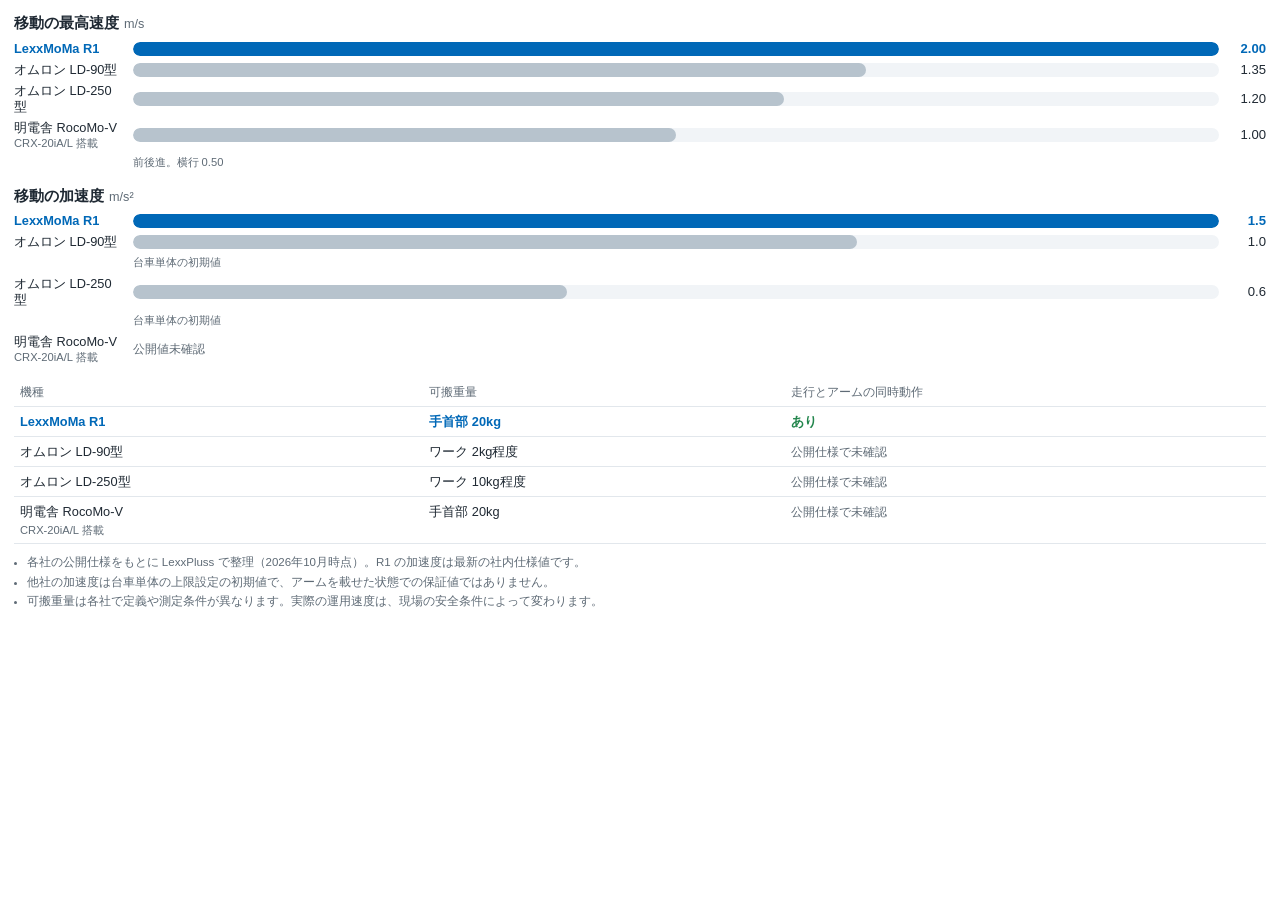
<file: content/pages/spec.html>
<!doctype html>
<html lang="ja">
<head>
<meta charset="utf-8">
<meta name="viewport" content="width=device-width, initial-scale=1">
<title>速さと加速の比較</title>
<style>
  :root { --main: #0068B7; --main-pale: #e8f1f9; --accent: #3EB370; --accent-d: #23864d; --text: #1f2933; --sub: #5f6b76; --line: #e2e7ec; --other: #b7c3cd; }
  * { box-sizing: border-box; }
  body { margin: 0; padding: 12px 14px; background: #fff; color: var(--text); font-family: "Hiragino Sans", "Noto Sans JP", "Yu Gothic UI", "Meiryo", sans-serif; font-size: 13px; line-height: 1.5; }
  h3 { margin: 0 0 6px; font-size: .95rem; }
  h3 small { font-weight: 400; color: var(--sub); margin-left: .4em; }
  .chart + .chart, .chart + table { margin-top: 14px; }
  .row { display: grid; grid-template-columns: 8.5em minmax(0, 1fr) 3em; align-items: center; gap: 8px; margin: 5px 0; }
  .name { font-size: .8rem; line-height: 1.25; }
  .name small { display: block; color: var(--sub); font-size: .7rem; }
  .ours .name { font-weight: 700; color: var(--main); }
  .track { height: 14px; border-radius: 7px; background: #f1f4f7; overflow: hidden; }
  .bar { height: 100%; border-radius: 7px; background: var(--other); }
  .ours .bar { background: var(--main); }
  .val { text-align: right; font-variant-numeric: tabular-nums; font-size: .82rem; line-height: 1.2; }
  .row .rnote { grid-column: 2 / 4; margin-top: -4px; color: var(--sub); font-size: .7rem; }
  .ours .val { font-weight: 700; color: var(--main); }
  .na { color: var(--sub); font-size: .75rem; }
  table { width: 100%; border-collapse: collapse; font-size: .8rem; }
  th, td { padding: 5px 6px; border-bottom: 1px solid var(--line); text-align: left; vertical-align: top; }
  thead th { font-size: .75rem; color: var(--sub); font-weight: 400; }
  tr.ours td { font-weight: 700; color: var(--main); }
  td small { display: block; color: var(--sub); font-size: .7rem; font-weight: 400; }
  .yes { color: var(--accent-d); font-weight: 700; }
  .note { margin: 10px 0 0; padding-left: 1.1em; font-size: .72rem; color: var(--sub); }
  .note li { margin: 2px 0; }
</style>
</head>
<body>
<div id="out"></div>
<ul class="note" id="note"></ul>
<script>
  // ===== ここを書き換えます =====
  // SHOW_NAMES: false にすると、他社は「他社 A」「他社 B」…と伏せて表示します（型番の大きさの目安だけ残します）
  var SHOW_NAMES = true;
  var SPEC = {
    // 数値は m/s・m/s²。公開値が無いものは null（「公開値未確認」と出ます）
    models: [
      { name: 'LexxMoMa R1', ours: true, speed: 2.0, accel: 1.5, payload: '手首部 20kg', sync: 'あり' },
      { name: 'オムロン LD-90型', alias: '他社 A', speed: 1.35, accel: 1.0, accelNote: '台車単体の初期値', payload: 'ワーク 2kg程度', sync: null },
      { name: 'オムロン LD-250型', alias: '他社 B', speed: 1.20, accel: 0.6, accelNote: '台車単体の初期値', payload: 'ワーク 10kg程度', sync: null },
      { name: '明電舎 RocoMo-V', sub: 'CRX-20iA/L 搭載', alias: '他社 C', speed: 1.00, speedNote: '前後進。横行 0.50', accel: null, payload: '手首部 20kg', sync: null }
    ],
    notes: [
      '各社の公開仕様をもとに LexxPluss で整理（2026年10月時点）。R1 の加速度は最新の社内仕様値です。',
      '他社の加速度は台車単体の上限設定の初期値で、アームを載せた状態での保証値ではありません。',
      '可搬重量は各社で定義や測定条件が異なります。実際の運用速度は、現場の安全条件によって変わります。'
    ]
  };
  // ==============================

  function esc(s) { return String(s).replace(/[&<>"]/g, function (c) { return { '&': '&amp;', '<': '&lt;', '>': '&gt;', '"': '&quot;' }[c]; }); }
  function label(m) {
    if (m.ours || SHOW_NAMES) return esc(m.name) + (m.sub ? '<small>' + esc(m.sub) + '</small>' : '');
    return esc(m.alias || '他社');
  }

  var out = document.getElementById('out');
  var html = '';
  [{ key: 'speed', title: '移動の最高速度', unit: 'm/s', fixed: 2 },
   { key: 'accel', title: '移動の加速度', unit: 'm/s²', fixed: 1 }].forEach(function (c) {
    var max = Math.max.apply(null, SPEC.models.map(function (m) { return m[c.key] || 0; }));
    html += '<div class="chart"><h3>' + c.title + '<small>' + c.unit + '</small></h3>';
    SPEC.models.forEach(function (m) {
      var v = m[c.key], note = m[c.key + 'Note'];
      html += '<div class="row' + (m.ours ? ' ours' : '') + '"><span class="name">' + label(m) + '</span>';
      if (v == null) {
        html += '<span class="na">公開値未確認</span><span></span></div>';
        return;
      }
      html += '<div class="track"><div class="bar" style="width:' + (v / max * 100).toFixed(1) + '%"></div></div>' +
        '<span class="val">' + v.toFixed(c.fixed) + '</span>' + (note ? '<span class="rnote">' + esc(note) + '</span>' : '') + '</div>';
    });
    html += '</div>';
  });
  html += '<table><thead><tr><th>機種</th><th>可搬重量</th><th>走行とアームの同時動作</th></tr></thead><tbody>' +
    SPEC.models.map(function (m) {
      return '<tr' + (m.ours ? ' class="ours"' : '') + '><td>' + label(m) + '</td><td>' + esc(m.payload) + '</td><td>' +
        (m.sync ? '<span class="yes">' + esc(m.sync) + '</span>' : '<span class="na">公開仕様で未確認</span>') + '</td></tr>';
    }).join('') + '</tbody></table>';
  out.innerHTML = html;
  document.getElementById('note').innerHTML = SPEC.notes.map(function (n) { return '<li>' + esc(n) + '</li>'; }).join('');
</script>
</body>
</html>
</file>
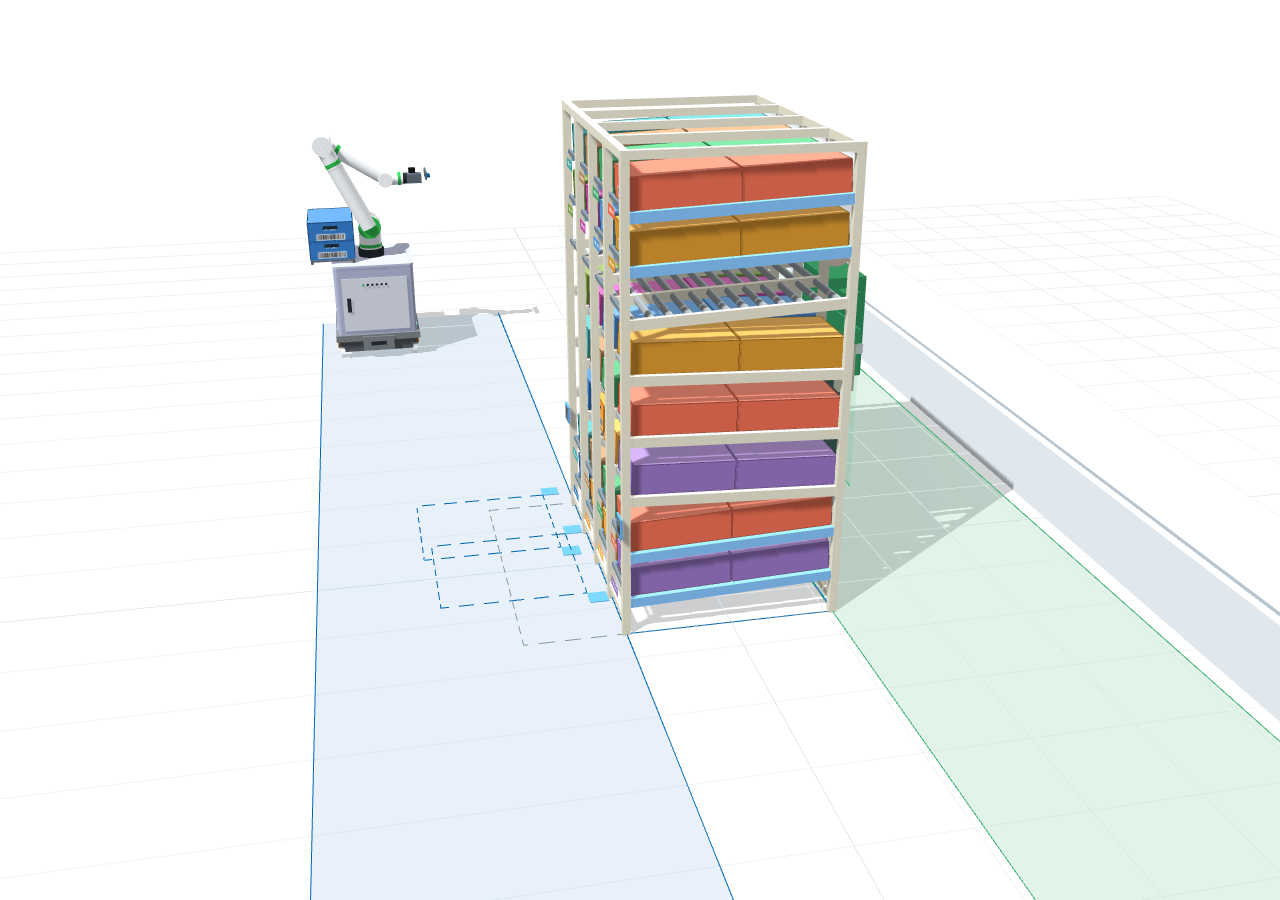
<file: content/pages/supply.html>
<!DOCTYPE html>
<html lang="ja">
<head>
<meta charset="utf-8">
<meta name="viewport" content="width=device-width, initial-scale=1">
<title>生産ライン横の部品供給</title>
<meta name="description" content="TP規格コンテナを使うラインサイドのシューター（部品供給棚）の本案。同じ箱数を従来の約7割の床面積で持つ縦型省スペース型を3Dで確認する。">
<script>
/* =====================================================================
   このファイルは make_supply.py が shooter-concept.html から作ったものです（アンケートの「部品供給」の表示）。
   モデル・寸法・動きを直すときは元の shooter-concept.html を直して、作り直してください。
   =====================================================================
   CONFIG（config.js 相当）
   本案「縦型省スペース型」の寸法と隙間のルール。CAD（cad/shooter-space/params.py）と同じ値・同じ計算で
   段の高さを決める。数値を変えて再読み込みすると、3D・寸法・右パネル・比較表がまとめて変わる。
   単位は mm / kg / 秒。出典のない値は仮値。
   ===================================================================== */
const CONFIG = {
  moma: {
    // LexxMoMa R1（詳細仕様・説明資料より。図から読んだ値は「図から」と書く）
    baseL: 700, baseW: 650,                // 車体サイズ D700（前後）×W650（左右）×H750（詳細仕様・アームを除く）
    chassisH: 200,                         // 走行台車の枠の上面（図から）
    bodyH: 750,                            // 車体の高さ＝アームの取付面（詳細仕様）
    armX: 0,                               // アームの取付位置：車体の中心
    reachH: [250, 2400],                   // 高さ方向のリーチ 0.25〜2.4m以上（詳細仕様）
    storage: { L: 250, W: 600, H: 450 },   // 収納エリア 前後250×左右600×高さ450（資料）
    arm: 'FANUC CRX-20iA/L',               // 搭載アーム（資料）
    armReach: 1418,                        // 最大到達（資料）。水平方向 ±1.4m以上（詳細仕様）
    j2H: 245,                              // 取付面からJ2（肩）まで（図から）
    upper: 710, fore: 540, wrist: 168,     // J2→J3、J3→J5、J5→先端（図から。合計は最大到達1418）
    j5Moment: 64,                          // 手首J5の許容負荷モーメント Nm（CRX-20iA/L カタログ）
    keepOut: 50,                           // 機体まわりの進入禁止域（説明資料：アームのどの部分も入ってはならない）
    linkR: [62, 50, 50],                   // 干渉の計算に使う太さ（半径）：上腕・前腕・手首（図から・仮）。ハンドの胴と爪の板は箱で計算
    deckStand: 30,                         // 天面の箱置き台の高さ（ハンドが進入禁止域に入らず、肩の上腕が箱に当たらない高さ・仮）
    syncPull: { low: 300, high: 200, ret: 250 },   // シンクロ動作：箱の出し入れの前後の移動（約550mm）のうち腕が受け持つ量（低い段・高い段・返却段）。残りを台車の前進・後退で動く（仮）
    deckBack: 40,                          // 天面の箱置きを車体の後ろへずらす量（棚に向いたとき、天面の箱を掴む手首が進入禁止域に入らない・仮）
    deckGap: 130,                          // アームの軸から天面の箱の端まで（上腕の付け根に当たらない距離・仮）
    payloadKg: 20,                         // 定格可搬（資料）。停止中に20kgを扱えるのは到達約1100mmまで、最大到達では約11kg
    gripLen: 150,                          // グリッパの長さ（仮）
    maxBoxes: 2,                           // 天面の前側に積む箱数（仮）。2段に積んだ箱は肩より高いので、そのときアームは棚の正面（-z）に向けない
    aisleTurn: 1500,                       // 旋回に必要な通路幅（仮）
    clearance: 150,                        // 棚の通路側の面と機体のすき間（仮）
  },
  shooter: { pickHmin: 700, pickHmax: 1500 },   // 取り出し段：置き面の下限・箱の上端の上限（仮）
  box: { gap: 10 },                              // 奥行き方向の箱どうしの隙間
  worker: { height: 1700 },
  line: { zoneDepth: 1500 },
  estimate: { utilization: 0.75, boxesPerLanePerHour: 1.5 },   // 担当間口数の目安の計算用（仮）
  // TP規格コンテナ（岐阜プラスチック工業の掲載寸法・外寸）。底面は 167.5mm のモジュールの倍数
  tp: {
    module: 167.5,
    types: {
      'TP-331.5B': { L: 335, W: 335, H: 149, liter: 11 },
      'TP-341.5B': { L: 503, W: 335, H: 149, liter: 17 },
      'TP-391.5B': { L: 1005, W: 335, H: 149, liter: 35 },
    },
    fullKg: 9,   // 部品入りの重さの想定（仮）
  },
  plan: {
    mainType: 'TP-341.5B',
    cols: 4, deep: 2,             // 4列、奥に2箱。空箱返却は人の作業域のすぐ上の段
    mix: { '1-2': 'TP-391.5B', '2-3': 'TP-331.5B' },   // 「列-段」ごとの箱（段は下から0始まり）
    pipeD: 28,                    // Φ28パイプ（イレクター相当・掲載値）
    structBelow: 54,              // 置き面から下の構造：ローラーレール26（仮）＋受けパイプ28
    sideClear: 10,                // 箱とガイドの片側の隙間（仮）
    stopOff: 15, rearClear: 40,   // 前端ストッパーの厚さ、通路側の入れ口の余裕（仮）
    slopePct: 4,                  // ローラーの勾配（仮）
    floorMin: 120,                // 最下段の置き面の下限（仮）
    momaCenterMin: 270,           // MoMaが扱う箱の中心の最低。詳細仕様のリーチは0.25mだが、列の正面から横にずれた停止で爪を下から掛けに行くとき上腕が進入禁止域に入らない高さ（干渉の計算）
    momaLat: 190,                 // 停止位置から間口の中心までの横ずれの最大（2列ごとに止まる・仮）
    rackMaxH: 2500,               // 棚の高さの上限（建屋・照明・見通し・仮）
    panel: 5,                     // ライン側の閉じ板の厚さ
    exitStopH: 20,                // 予備在庫・返却の出口ストッパーの高さ（仮）
    hookLift: 25,                 // 取り出すときにフックで持ち上げる高さ（ストッパー＋5mm）
    gap: {                        // 段の上の空き [ライン側, 通路側]（仮）
      pick: [100, 60],            // ライン側：手を入れて部品を取る / 通路側：箱を入れる
      return: [40, 40], returnf: [40, 40],   // ライン側：人が空箱を滑り込ませる（仮） / 通路側：フックで持ち上げて取り出す
      reserve: [15, 40],          // ライン側は閉じ板で転がるだけ。通路側はフックで出口ストッパーの上へ持ち上げる分
    },
    secPerBox: 60,                // 1箱の補充時間（走行込み・仮）
    compare: [
      { title: 'A 従来型：傾斜ローラー 4列×3段×奥3箱＋最上段に返却', cols: 4, deep: 3, retMode: 'top', low: 0, high: 0 },
      { title: '参考：空箱返却を1列にあてる案（5列）', cols: 5, deep: 2, retMode: 'column' },
    ],
  },
  colors: {
    blue: '#0068B7', green: '#3EB370', retro: '#5AA0DC', frame: '#D9D3C0', roller: '#C5CDD3',
    powered: '#8FA9BF', plate: '#EEF2F5', empty: '#CDD5DB', dim: '#4F6575', floor: '#F7F9FA',
    sku: ['#2F6FB3', '#3D7FC4', '#285F9C', '#4A8ACB', '#22558C', '#3570B0'],
    tp: { 'TP-341.5B': '#2F6FB3', 'TP-331.5B': '#3C9A5F', 'TP-391.5B': '#E58F26' },
  },
};
// アームの届く範囲（CAD の reach.py で計算した結果）。rows: [箱の中心の高さ, 停止距離の最小, 最大]（棚の面から肩まで mm）
const REACH = {"lo": 270, "hi": 2200, "rows": [[250, 850, 1075], [275, 775, 1100], [300, 775, 1100], [325, 800, 1100], [350, 800, 1100], [375, 800, 1100], [400, 800, 1100], [425, 800, 1100], [450, 825, 1100], [475, 825, 1100], [500, 825, 1100], [525, 825, 1100], [550, 800, 1100], [575, 800, 1100], [600, 800, 1100], [625, 800, 1100], [650, 800, 1100], [675, 800, 1100], [700, 775, 1100], [725, 775, 1100], [750, 775, 1100], [775, 775, 1100], [800, 775, 1100], [825, 775, 1100], [850, 750, 1100], [875, 700, 1100], [900, 700, 1100], [925, 675, 1100], [950, 650, 1100], [975, 625, 1100], [1000, 600, 1100], [1025, 575, 1100], [1050, 550, 1100], [1075, 525, 1100], [1100, 500, 1100], [1125, 500, 1100], [1150, 500, 1100], [1175, 500, 1100], [1200, 500, 1100], [1225, 500, 1100], [1250, 500, 1100], [1275, 500, 1100], [1300, 500, 1100], [1325, 500, 1100], [1350, 500, 1100], [1375, 500, 1100], [1400, 500, 1100], [1425, 500, 1100], [1450, 500, 1100], [1475, 500, 1100], [1500, 500, 1100], [1525, 500, 1100], [1550, 500, 1100], [1575, 500, 1100], [1600, 500, 1100], [1625, 500, 1100], [1650, 500, 1100], [1675, 500, 1100], [1700, 500, 1100], [1725, 500, 1100], [1750, 500, 1100], [1775, 500, 1100], [1800, 500, 1100], [1825, 500, 1100], [1850, 500, 1100], [1875, 500, 1100], [1900, 500, 1100], [1925, 500, 1075], [1950, 500, 1050], [1975, 500, 1025], [2000, 500, 975], [2025, 500, 950], [2050, 500, 900], [2075, 500, 875], [2100, 500, 825], [2125, 500, 750], [2150, 500, 700], [2175, 500, 625], [2200, 500, 500]], "side": [[250, 525, 800], [275, 450, 850], [300, 450, 900], [325, 450, 900], [350, 450, 900], [375, 450, 900], [400, 450, 900], [425, 450, 900], [450, 450, 900], [475, 450, 900], [500, 450, 900], [525, 450, 900], [550, 450, 900], [575, 450, 900], [600, 450, 900], [625, 450, 900], [650, 450, 900], [675, 450, 900], [700, 450, 900], [725, 450, 900], [750, 450, 900], [775, 450, 900], [800, 450, 900], [825, 450, 900], [850, 425, 900], [875, 250, 900], [900, 250, 900], [925, 225, 900], [950, 225, 900], [975, 200, 900], [1000, 175, 900], [1025, 150, 900], [1050, 125, 900], [1075, 50, 900], [1100, 0, 900], [1125, 0, 900], [1150, 0, 900], [1175, 0, 900], [1200, 0, 900], [1225, 0, 900], [1250, 0, 900], [1275, 0, 900], [1300, 0, 900], [1325, 0, 900], [1350, 0, 900], [1375, 0, 900], [1400, 0, 900], [1425, 0, 900], [1450, 0, 900], [1475, 0, 900], [1500, 0, 900], [1525, 0, 900], [1550, 0, 900], [1575, 0, 900], [1600, 0, 900], [1625, 0, 900], [1650, 0, 900], [1675, 0, 900], [1700, 0, 900], [1725, 0, 900], [1750, 0, 900], [1775, 0, 900], [1800, 0, 900], [1825, 0, 875], [1850, 0, 850], [1875, 0, 825], [1900, 0, 800], [1925, 0, 750], [1950, 0, 725], [1975, 0, 700], [2000, 0, 650], [2025, 0, 625], [2050, 0, 575], [2075, 0, 525], [2100, 0, 475], [2125, 0, 425], [2150, 0, 350], [2175, 0, 250], [2200, 0, 75]], "kg": 9.0, "Fmin": 500, "Fmax": 1100, "lift": 25.0};
</script>
<style>
:root{--blue:#0068B7;--green:#3EB370;--green-d:#23864f;--ink:#1d2a33;--sub:#5b6b78;--line:#e1e7ec;--panel:#f7f9fb;--retro:#5AA0DC}
*{box-sizing:border-box}
html,body{margin:0;height:100%;background:#fff;color:var(--ink);font-family:"Noto Sans JP","Hiragino Kaku Gothic ProN","Yu Gothic UI","Meiryo",sans-serif;-webkit-font-smoothing:antialiased}
header{border-bottom:1px solid var(--line);background:#fff}
.hd-top{display:flex;align-items:baseline;flex-wrap:wrap;gap:4px 14px;padding:10px 16px 2px}
h1{font-size:17px;margin:0;color:var(--blue);letter-spacing:.02em}
.hd-top .sub{font-size:12px;color:var(--sub)}
nav.tabs{display:flex;gap:4px;overflow-x:auto;padding:8px 12px 0;scrollbar-width:thin}
.tab{flex:none;border:1px solid var(--line);border-bottom:none;background:#f2f5f8;padding:7px 12px;border-radius:8px 8px 0 0;font:inherit;font-size:13px;cursor:pointer;white-space:nowrap;color:var(--ink)}
.tab:hover{background:#e9f1f9}
.tab[aria-selected="true"]{background:#fff;color:var(--blue);font-weight:700;box-shadow:inset 0 3px 0 var(--blue)}
.tab.cmp[aria-selected="true"]{color:var(--green-d);box-shadow:inset 0 3px 0 var(--green)}
main{display:flex;height:calc(100vh - 86px);min-height:520px}
#stage{position:relative;flex:1;min-width:0;background:#fff;overflow:hidden}
#stage canvas{display:block;width:100%;height:100%;touch-action:none;cursor:grab}
#stage canvas:active{cursor:grabbing}
#labels{position:absolute;inset:0;pointer-events:none;overflow:hidden}
.lbl{position:absolute;left:0;top:0;font-size:11.5px;line-height:1.3;padding:2px 6px;border-radius:4px;background:rgba(255,255,255,.93);border:1px solid #c5d0d8;color:var(--ink);white-space:nowrap;will-change:transform}
.lbl::after{content:"";position:absolute;left:50%;top:100%;width:1px;height:var(--lh,9px);background:#8a99a5}
.lbl.moma{border-color:var(--blue);color:var(--blue)}
.lbl.human{border-color:var(--green);color:var(--green-d)}
.lbl.retro{background:#e9f3fc;border-color:var(--retro);color:#195d96}
.lbl.zone{background:transparent;border:none;font-weight:700;font-size:12.5px}
.lbl.zone::after{display:none}
.lbl.zone.human{color:var(--green-d)} .lbl.zone.moma{color:var(--blue)}
.lbl.dim{background:rgba(255,255,255,.88);border:none;color:#3f5566;font-size:11px;padding:1px 4px}
.lbl.dim::after{display:none}
.lbl.flash{background:var(--blue);color:#fff;border-color:var(--blue);font-weight:700}
.lbl.flash.human{background:var(--green-d);border-color:var(--green-d)}
.lbl.warn{background:#fff1f0;border-color:#d64545;color:#b02a2a}
.ctrl{position:absolute;left:10px;top:10px;display:flex;flex-wrap:wrap;gap:6px;align-items:center;max-width:calc(100% - 20px)}
.ctrl button,.ctrl select{font:inherit;font-size:12.5px;border:1px solid #cfd8df;background:#fff;color:var(--ink);border-radius:6px;padding:5px 10px;cursor:pointer}
.ctrl button:hover{border-color:var(--blue)}
.ctrl button.play{background:var(--blue);color:#fff;border-color:var(--blue);font-weight:700;min-width:84px}
.ctrl label{font-size:12px;background:rgba(255,255,255,.9);border:1px solid #e1e7ec;border-radius:6px;padding:4px 8px;display:flex;gap:4px;align-items:center;cursor:pointer}
.ctrl .grp{display:flex;gap:0}
.ctrl .grp button{border-radius:0;margin-left:-1px}
.ctrl .grp button:first-child{border-radius:6px 0 0 6px;margin-left:0}
.ctrl .grp button:last-child{border-radius:0 6px 6px 0}
#caption{position:absolute;left:10px;bottom:10px;right:10px;max-width:640px;background:rgba(255,255,255,.95);border:1px solid #d5dee5;border-left:4px solid var(--blue);border-radius:6px;padding:8px 12px;font-size:13.5px;line-height:1.5;box-shadow:0 2px 10px rgba(0,30,60,.06)}
#caption .n{color:var(--sub);font-size:12px;margin-right:6px}
#caption.human{border-left-color:var(--green)}
#legend{position:absolute;right:10px;top:10px;background:rgba(255,255,255,.92);border:1px solid #e1e7ec;border-radius:6px;padding:6px 10px;font-size:11.5px;line-height:1.7}
#legend i{display:inline-block;width:11px;height:11px;border-radius:2px;margin-right:5px;vertical-align:-1px}
#panel{width:410px;flex:none;overflow-y:auto;border-left:1px solid var(--line);padding:14px 18px 28px;background:var(--panel);font-size:13.5px;line-height:1.7}
#panel h2{font-size:18px;margin:2px 0 2px;color:var(--blue)}
#panel h2 small{display:block;font-size:12.5px;color:var(--sub);font-weight:500}
#panel .lead{margin:6px 0 10px;font-weight:500}
#panel h3{font-size:13.5px;margin:14px 0 4px;padding-left:8px;border-left:3px solid var(--blue)}
#panel h3.h{border-left-color:var(--green)}
#panel h3.r{border-left-color:#d08a2c}
#panel ul{margin:0;padding-left:1.2em}
#panel li{margin:2px 0}
.kpis{display:grid;grid-template-columns:1fr 1fr;gap:6px;margin:8px 0}
.kpi{background:#fff;border:1px solid var(--line);border-radius:6px;padding:5px 8px}
.kpi b{display:block;font-size:15px;color:var(--ink)}
.kpi span{font-size:11px;color:var(--sub)}
.tag{display:inline-block;font-size:11.5px;border-radius:999px;padding:1px 8px;margin-right:4px;background:#e4f0fa;color:#0d5a96}
.tag.g{background:#e6f6ec;color:var(--green-d)}
.warns{margin:8px 0}
.warns div{background:#fff1f0;border:1px solid #f1b9b9;color:#a12626;border-radius:6px;padding:5px 9px;font-size:12.5px;margin-top:4px}
.check{background:#fff;border:1px dashed #b9c6d0;border-radius:8px;padding:6px 10px 8px;margin-top:14px}
.check h3{margin-top:4px!important}
.note{font-size:12px;color:var(--sub)}
#compare{flex:1;overflow:auto;padding:16px 20px 40px}
#compare h2{font-size:18px;color:var(--green-d);margin:0 0 4px}
table.cmp{border-collapse:collapse;font-size:12.5px;line-height:1.5;min-width:1100px;background:#fff}
table.cmp th,table.cmp td{border:1px solid #dfe6eb;padding:6px 8px;vertical-align:top;text-align:left}
table.cmp thead th{background:#eef4fa;color:#174a73;font-weight:700;position:sticky;top:0}
table.cmp thead th.num{background:#eaf6ef;color:#1f6b42}
table.cmp td.num{text-align:right;font-variant-numeric:tabular-nums;font-weight:700;white-space:nowrap}
table.cmp td .s{font-size:15px;font-weight:700;margin-right:4px}
table.cmp td .s.a{color:var(--green-d)} table.cmp td .s.b{color:var(--blue)} table.cmp td .s.c{color:#c27a12} table.cmp td .s.d{color:#b02a2a}
table.cmp tr.base td{background:#f6f7f8;color:#56636d}
table.cmp th.plan{white-space:nowrap;background:#fafcfe}
.legend2{display:flex;gap:16px;flex-wrap:wrap;font-size:12.5px;margin:6px 0 12px;color:var(--sub)}
@media (max-width:900px){
  main{flex-direction:column;height:auto}
  #stage{height:64vh;min-height:420px;flex:none}
  #panel{width:auto;border-left:none;border-top:1px solid var(--line);padding:14px 16px 28px}
  #legend{display:none}
  #compare{padding:14px 16px 32px}
}
/* アンケートに埋め込むとき：3D だけを出す */
header,#panel,#legend,.ctrl,#clr,#caption,#compare{display:none!important}
main{height:100vh;min-height:0}
#stage canvas{touch-action:pan-y}
</style>
</head>
<body>
<header>
  <div class="hd-top">
    <h1>LexxMoMa対応シューター 本案：縦型・高さ活用型</h1>
    <span class="sub">MoMaの届く高さまで予備在庫を積み、床1m²あたりの箱数を最大に。寸法はCAD（cad/shooter-space）と同じ規則で計算。LexxMoMa R1 は実機の寸法・外観。棚まわりの数値は仮値を含む（ファイル冒頭の CONFIG で変更）</span>
  </div>
  <nav class="tabs" id="tabs" role="tablist"></nav>
</header>
<main id="main">
  <section id="stage">
    <div id="labels"></div>
    <div class="ctrl">
      <button class="play" id="btnPlay">■ 停止</button>
      <button id="btnRestart">最初から</button>
      <select id="selSpeed" title="再生速度"><option value="0.5">0.5倍</option><option value="1" selected>1倍</option><option value="2">2倍</option></select>
      <div class="grp" id="views">
        <button data-v="side">側面</button><button data-v="aisle">通路側</button><button data-v="line">ライン側</button><button data-v="top">真上</button>
      </div>
      <label><input type="checkbox" id="chkLbl">部位ラベル</label>
      <label><input type="checkbox" id="chkDim">寸法</label>
    </div>
    <div id="legend">
      <div><i style="background:#0068B7"></i>LexxMoMa・通路側</div>
      <div><i style="background:#3EB370"></i>人・ライン側の作業域</div>
      <div><i style="background:#D9D3C0"></i>棚（Φ28パイプの骨組み）</div>
      <div><i style="background:#5AA0DC"></i>マーカー・予備在庫段のレール</div>
      <div><i style="background:#2F6FB3"></i>TP-341.5B（503×335×149）</div><div><i style="background:#E58F26"></i>TP-391.5B（長さ1005）</div><div><i style="background:#3C9A5F"></i>TP-331.5B（335角）</div>
      <div><i style="background:#CDD5DB"></i>空箱</div>
    </div>
    <div id="caption"><span class="n"></span><span class="t"></span></div>
    <div id="clr" style="position:absolute;left:10px;bottom:62px;font-size:12px;background:rgba(255,255,255,.92);border:1px solid #d5dee5;border-radius:6px;padding:3px 8px;color:#1f6b42"></div>
  </section>
  <aside id="panel"></aside>
  <section id="compare" hidden></section>
</main>
<script src="vendor/three.min.js?r128"></script>
<script>
'use strict';
/* ===================== 基本ユーティリティ ===================== */
const C = CONFIG, COL = CONFIG.colors;
const M = v => v / 1000;                      // mm → m（3D空間は 1単位 = 1m）
const V3 = (x = 0, y = 0, z = 0) => new THREE.Vector3(x, y, z);
const lerp = (a, b, t) => a + (b - a) * t;
const clamp = (v, a, b) => Math.max(a, Math.min(b, v));
const ease = t => t < 0.5 ? 2 * t * t : 1 - Math.pow(-2 * t + 2, 2) / 2;
const mm = v => Math.round(v * 1000);         // m → mm 表示
const shade = (hex, amt) => { const c = new THREE.Color(hex); c.lerp(new THREE.Color(amt > 0 ? '#ffffff' : '#000000'), Math.abs(amt)); return '#' + c.getHexString(); };
const _mc = {};
function mat(color, o = {}) { const k = color + JSON.stringify(o); return _mc[k] || (_mc[k] = new THREE.MeshStandardMaterial(Object.assign({ color, roughness: 0.72, metalness: 0.05 }, o))); }
function mesh(geo, m, shadow = true) { const x = new THREE.Mesh(geo, m); x.castShadow = shadow; x.receiveShadow = true; return x; }
function addBox(parent, sx, sy, sz, color, x, y, z, o = {}) {
  const b = mesh(new THREE.BoxGeometry(sx, sy, sz), typeof color === 'string' ? mat(color, o.m || {}) : color);
  b.position.set(x, y, z); if (o.rx) b.rotation.x = o.rx; if (o.ry) b.rotation.y = o.ry; parent.add(b); return b;
}
const FONT = '"Noto Sans JP","Hiragino Kaku Gothic ProN","Yu Gothic","Meiryo","IPAGothic",sans-serif';
const _tc = {};
function textTex(lines, o = {}) {
  const key = JSON.stringify([lines, o]); if (_tc[key]) return _tc[key];
  const w = o.w || 256, h = o.h || 128, c = document.createElement('canvas'); c.width = w; c.height = h;
  const g = c.getContext('2d');
  g.fillStyle = o.bg || '#fff'; g.fillRect(0, 0, w, h);
  if (o.border) { g.strokeStyle = o.border; g.lineWidth = 8; g.strokeRect(4, 4, w - 8, h - 8); }
  const fs = o.font || 34, top = o.bars ? h * 0.34 : h / 2;
  g.fillStyle = o.fg || '#1d2a33'; g.textAlign = 'center'; g.textBaseline = 'middle'; g.font = `700 ${fs}px ${FONT}`;
  lines.forEach((s, i) => g.fillText(s, w / 2, top + (i - (lines.length - 1) / 2) * fs * 1.18));
  if (o.bars) {                                 // バーコード風の模様（文字列から決まる）
    g.fillStyle = '#fff'; g.fillRect(w * 0.18, h * 0.6, w * 0.64, h * 0.32);
    let seed = 0; for (const ch of lines.join('')) seed = (seed * 31 + ch.charCodeAt(0)) % 9973;
    g.fillStyle = '#111'; let x = w * 0.2;
    while (x < w * 0.8) { seed = (seed * 73 + 41) % 9973; const bw = 1 + seed % 4; g.fillRect(x, h * 0.63, bw, h * 0.26); x += bw + 1 + (seed >> 3) % 3; }
  }
  const t = new THREE.CanvasTexture(c); t.anisotropy = 4;
  return (_tc[key] = t);
}
function texMat(lines, o) { const k = 'T' + JSON.stringify([lines, o]); return _mc[k] || (_mc[k] = new THREE.MeshStandardMaterial({ map: textTex(lines, o), roughness: 0.8 })); }
function plane(parent, w, h, m, x, y, z, ry = 0) { const p = new THREE.Mesh(new THREE.PlaneGeometry(w, h), m); p.position.set(x, y, z); p.rotation.y = ry; parent.add(p); return p; }

/* ===================== 視点操作（OrbitControls 相当・自作） ===================== */
class Orbit {
  constructor(cam, dom) {
    this.cam = cam; this.dom = dom; this.target = V3(); this.r = 6; this.th = 0.8; this.ph = 1.0;
    this.ptr = new Map(); this.onChange = null;
    dom.addEventListener('contextmenu', e => e.preventDefault());
    dom.addEventListener('pointerdown', e => { try { parent.postMessage({ type: 'usecase-user' }, location.origin); } catch (err) { } dom.setPointerCapture(e.pointerId); this.ptr.set(e.pointerId, { x: e.clientX, y: e.clientY, b: e.button, s: e.shiftKey || e.ctrlKey || e.metaKey }); });
    dom.addEventListener('pointermove', e => this.move(e));
    const up = e => { this.ptr.delete(e.pointerId); this.pinch = null; };
    dom.addEventListener('pointerup', up); dom.addEventListener('pointercancel', up);
  }
  set(pos, target) {
    this.target.copy(target); const d = pos.clone().sub(target);
    this.r = d.length(); this.ph = Math.acos(clamp(d.y / this.r, -1, 1)); this.th = Math.atan2(d.x, d.z); this.update();
  }
  zoom(f) { this.r = clamp(this.r * f, 1.2, 30); this.update(); }
  pan(dx, dy) {
    const s = this.r * 0.0016, cam = this.cam;
    const right = V3().setFromMatrixColumn(cam.matrix, 0), upv = V3().setFromMatrixColumn(cam.matrix, 1);
    this.target.addScaledVector(right, -dx * s).addScaledVector(upv, dy * s); this.update();
  }
  move(e) {
    const p = this.ptr.get(e.pointerId); if (!p) return;
    const dx = e.clientX - p.x, dy = e.clientY - p.y;
    if (this.ptr.size === 2) {
      const [a, b] = [...this.ptr.values()]; p.x = e.clientX; p.y = e.clientY;
      const dist = Math.hypot(a.x - b.x, a.y - b.y), mid = { x: (a.x + b.x) / 2, y: (a.y + b.y) / 2 };
      if (this.pinch) { this.zoom(this.pinch.d / dist); this.pan(mid.x - this.pinch.m.x, mid.y - this.pinch.m.y); }
      this.pinch = { d: dist, m: mid }; return;
    }
    p.x = e.clientX; p.y = e.clientY;
    if (p.b === 2 || p.b === 1 || p.s) this.pan(dx, dy);
    else { this.th -= dx * 0.006; this.ph = clamp(this.ph - dy * 0.006, 0.08, Math.PI / 2 - 0.02); this.update(); }
  }
  update() {
    const s = Math.sin(this.ph);
    this.cam.position.set(this.target.x + this.r * s * Math.sin(this.th), this.target.y + this.r * Math.cos(this.ph), this.target.z + this.r * s * Math.cos(this.th));
    this.cam.lookAt(this.target); this.cam.updateMatrixWorld();
  }
}

/* ===================== 部位ラベル・寸法線 ===================== */
let LABELS = [], DIMS = [], ROOT = null;
const labelLayer = document.getElementById('labels');
function label(target, html, kind = '', off = V3()) {
  const el = document.createElement('div'); el.className = 'lbl ' + kind; el.innerHTML = html; labelLayer.appendChild(el);
  const L = { el, target, off, kind }; LABELS.push(L); return L;
}
function unlabel(L) { if (!L) return; L.el.remove(); LABELS = LABELS.filter(x => x !== L); }
function visibleChain(o) { while (o) { if (!o.visible) return false; o = o.parent; } return true; }
const _pv = V3();
function updateLabels(cam, w, h) {
  const showL = document.getElementById('chkLbl').checked, showD = document.getElementById('chkDim').checked;
  const fixed = [], movable = [];
  for (const L of LABELS) {
    const isDim = L.kind.includes('dim'), isFlash = L.kind.includes('flash') || L.kind.includes('warn');
    let show = isDim ? showD : (showL || isFlash);
    if (L.target.isObject3D) { if (!visibleChain(L.target)) show = false; _pv.copy(L.off); L.target.localToWorld(_pv); }
    else _pv.copy(L.target);
    _pv.project(cam);
    if (!show || _pv.z > 1 || Math.abs(_pv.x) > 1.3 || Math.abs(_pv.y) > 1.3) { L.el.style.display = 'none'; continue; }
    if (L.el.style.display === 'none' || !L.w) { L.el.style.display = ''; L.w = L.el.offsetWidth; L.h = L.el.offsetHeight; }
    L.x = (_pv.x * 0.5 + 0.5) * w; L.y = (-_pv.y * 0.5 + 0.5) * h; L.depth = _pv.z;
    (isDim || L.kind.includes('zone') ? fixed : movable).push(L);
  }
  // 重なりを避ける：寸法・床の表示は固定、部位ラベルは重なったら上へずらし、引き出し線を伸ばす
  const placed = [];
  for (const L of fixed) { const r = { l: L.x - L.w / 2, t: L.y - L.h / 2, r: L.x + L.w / 2, b: L.y + L.h / 2 }; placed.push(r); L.el.style.transform = `translate(${r.l}px,${r.t}px)`; }
  movable.sort((a, b) => (b.kind.includes('flash') - a.kind.includes('flash')) || (b.y - a.y));
  for (const L of movable) {
    const r = { l: L.x - L.w / 2, r: L.x + L.w / 2, b: L.y - 9, t: L.y - 9 - L.h };
    for (let k = 0; k < 8; k++) {
      const hit = placed.find(p => r.l < p.r + 2 && r.r > p.l - 2 && r.t < p.b + 2 && r.b > p.t - 2);
      if (!hit) break;
      const up = r.b - (hit.t - 3); r.t -= up; r.b -= up;
    }
    placed.push(r);
    L.el.style.setProperty('--lh', Math.max(9, L.y - r.b) + 'px');
    L.el.style.transform = `translate(${r.l}px,${r.t}px)`;
  }
}
const dimMat = new THREE.LineBasicMaterial({ color: COL.dim });
function dimLine(parent, a, b, text, tickDir) {
  const d = b.clone().sub(a).normalize();
  const t = (tickDir || (Math.abs(d.y) > 0.9 ? V3(1, 0, 0) : V3(0, 1, 0))).clone().multiplyScalar(0.04);
  const pts = [a, b, a.clone().add(t), a.clone().sub(t), b.clone().add(t), b.clone().sub(t)];
  const geo = new THREE.BufferGeometry().setFromPoints(pts);
  const ln = new THREE.LineSegments(geo, dimMat); parent.add(ln); DIMS.push(ln);
  label(a.clone().add(b).multiplyScalar(0.5), text, 'dim'); return ln;
}
function dashedRing(parent, r, color) {
  const pts = []; for (let i = 0; i <= 96; i++) { const a = i / 96 * Math.PI * 2; pts.push(V3(Math.cos(a) * r, 0, Math.sin(a) * r)); }
  const ln = new THREE.Line(new THREE.BufferGeometry().setFromPoints(pts), new THREE.LineDashedMaterial({ color, dashSize: 0.05, gapSize: 0.04, transparent: true, opacity: 0.8 }));
  ln.computeLineDistances(); parent.add(ln); DIMS.push(ln); return ln;
}
function rectLine(parent, x0, x1, z0, z1, color, dashed) {
  const pts = [V3(x0, 0.006, z0), V3(x1, 0.006, z0), V3(x1, 0.006, z1), V3(x0, 0.006, z1), V3(x0, 0.006, z0)];
  const m = dashed ? new THREE.LineDashedMaterial({ color, dashSize: 0.08, gapSize: 0.05 }) : new THREE.LineBasicMaterial({ color });
  const ln = new THREE.Line(new THREE.BufferGeometry().setFromPoints(pts), m); if (dashed) ln.computeLineDistances(); parent.add(ln); return ln;
}
function makeBeam(color = COL.blue) { const b = new THREE.Mesh(new THREE.CylinderGeometry(0.005, 0.005, 1, 6), new THREE.MeshBasicMaterial({ color, transparent: true, opacity: 0.85 })); ROOT.add(b); return b; }
function setBeam(b, a, c) { b.position.copy(a).add(c).multiplyScalar(0.5); const d = c.clone().sub(a); b.scale.set(1, Math.max(d.length(), 1e-3), 1); b.quaternion.setFromUnitVectors(V3(0, 1, 0), d.normalize()); }
function wp(o, local = V3()) { o.updateWorldMatrix(true, false); return o.localToWorld(local.clone()); }

/* ===================== 部品：標準箱・キット箱 ===================== */
function makeBox(dim, o = {}) {
  const color = o.color || COL.sku[0], code = o.code || '';
  const g = new THREE.Group(), geo = new THREE.BoxGeometry(dim.x, dim.y, dim.z);
  const fs = Math.round(34 * Math.min(1, dim.y / 0.2 * 1.1));
  const mats = c => { const side = mat(c), top = mat(shade(c, 0.18));
    return [side, side, top, side, texMat([o.emptyText || code], { bg: c, fg: '#fff', bars: true, font: fs }), texMat([o.emptyText || code], { bg: c, fg: '#fff', font: fs + 4 })]; };
  const m = mesh(geo, mats(color)); g.add(m);
  for (const sz of [-1, 1]) plane(g, Math.min(0.11, dim.x * 0.4), 0.026, mat('#1d2a33'), 0, dim.y / 2 - 0.04, sz * (dim.z / 2 + 0.0015), sz > 0 ? 0 : Math.PI);   // 短辺の取っ手穴
  const ed = new THREE.LineSegments(new THREE.EdgesGeometry(geo), new THREE.LineBasicMaterial({ color: shade(color, -0.35) })); g.add(ed);
  g.userData = { dim, code, kind: 'box',
    setEmpty() { o.emptyText = '空箱'; m.material = mats(COL.empty); ed.material.color.set(shade(COL.empty, -0.35)); g.userData.empty = true; } };
  return g;
}
/* ===================== 部品：レーン（傾斜ローラー・平板・電動） ===================== */
function makeLane(parent, o) {
  const box = o.box, gap = o.gap ?? M(C.box.gap), stopOff = o.stopOff ?? 0.02;
  const dz = o.zB - o.zF, dy = o.yB - o.yF, L = Math.hypot(dz, dy), rx = -Math.atan(dy / dz), uz = dz / L, uy = dy / L;
  const pt = s => V3(o.x, o.yF + uy * s, o.zF + uz * s);
  if (!o.noDraw) {
    const dw = o.drawW ?? o.w, dx = o.drawX ?? o.x, mid = pt(L / 2), rm = mat(o.railColor || COL.frame);
    for (const sx of [-1, 1]) { const r = mesh(new THREE.BoxGeometry(0.03, 0.05, L), rm); r.position.set(dx + sx * (dw / 2 + 0.015), mid.y - 0.022, mid.z); r.rotation.x = rx; parent.add(r); }
    if (o.type === 'flat') { const p = mesh(new THREE.BoxGeometry(dw, 0.016, L), mat(o.plateColor || COL.plate)); p.position.set(dx, mid.y - 0.008, mid.z); p.rotation.x = rx; parent.add(p); }
    else {
      const n = Math.max(2, Math.floor(L / 0.085)), rg = new THREE.CylinderGeometry(0.018, 0.018, dw, 10);
      const rmat = mat(o.type === 'powered' ? COL.powered : COL.roller, { metalness: 0.35, roughness: 0.4 });
      for (let i = 0; i < n; i++) { const p = pt((i + 0.5) * L / n); const r = mesh(rg, rmat, false); r.rotation.z = Math.PI / 2; r.position.set(dx, p.y - 0.019, p.z); parent.add(r); }
    }
  }
  const lane = {
    parent, o, L, rx, pt, box, pitch: box.z + gap, q: [], stopOff,
    sAt(i) { return stopOff + box.z / 2 + i * this.pitch; },
    posS(s) { const p = pt(s); p.y += box.y / 2 + 0.001; return p; },
    wpos(s) { parent.updateWorldMatrix(true, false); return parent.localToWorld(this.posS(s)); },
    entryS: L - box.z / 2 - 0.012,
  };
  lane.cap = Math.floor((L - stopOff + gap) / lane.pitch);
  return lane;
}
function putOnLane(lane, box, i) { lane.parent.add(box); box.userData.s = lane.sAt(i); box.position.copy(lane.posS(box.userData.s)); box.rotation.set(lane.rx, 0, 0); lane.q.push(box); return box; }
function posts(parent, xs, zs, H, color = COL.frame) {
  for (const x of xs) for (const z of zs) addBox(parent, 0.04, H, 0.04, color, x, H / 2, z);
  const span = xs[xs.length - 1] - xs[0];
  for (const z of zs) { addBox(parent, span + 0.04, 0.04, 0.04, color, (xs[0] + xs[xs.length - 1]) / 2, H, z); addBox(parent, span + 0.04, 0.03, 0.03, color, (xs[0] + xs[xs.length - 1]) / 2, 0.08, z); }
  for (const x of xs) addBox(parent, 0.04, 0.04, zs[zs.length - 1] - zs[0], color, x, H, (zs[0] + zs[zs.length - 1]) / 2);
}
function makeMarker(parent, x, y, z, size = 0.12, seed = 1, ry = 0) {
  const k = 'mk' + seed; let t = _tc[k];
  if (!t) {
    const c = document.createElement('canvas'); c.width = c.height = 70; const g = c.getContext('2d');
    g.fillStyle = '#fff'; g.fillRect(0, 0, 70, 70); g.fillStyle = '#000'; g.fillRect(5, 5, 60, 60); g.fillStyle = '#fff';
    let s = seed * 97 + 13; for (let i = 0; i < 4; i++) for (let j = 0; j < 4; j++) { s = (s * 73 + 29) % 1013; if (s % 2 || (i === 0 && j === 0)) g.fillRect(15 + i * 10, 15 + j * 10, 10, 10); }
    t = _tc[k] = new THREE.CanvasTexture(c); t.magFilter = THREE.NearestFilter;
  }
  const p = plane(parent, size, size, new THREE.MeshBasicMaterial({ map: t }), x, y, z, ry); return p;
}
function lamp(parent, x, y, z, color, on) {
  const m = new THREE.MeshStandardMaterial({ color, emissive: color, emissiveIntensity: on ? 0.9 : 0.05, transparent: true, opacity: on ? 1 : 0.45 });
  const l = mesh(new THREE.CylinderGeometry(0.035, 0.035, 0.06, 16), m, false); l.position.set(x, y, z); parent.add(l);
  l.userData.set = v => { m.emissiveIntensity = v ? 0.9 : 0.05; m.opacity = v ? 1 : 0.45; }; return l;
}

/* ===================== 床・作業域 ===================== */
function env(root, o) {
  const xMin = o.xMin ?? -4.8, xMax = o.xMax ?? 4.8, lz = M(C.line.zoneDepth), aw = M(C.moma.aisleTurn);
  const fl = mesh(new THREE.PlaneGeometry(xMax - xMin + 2, lz + o.zB + aw + 4), mat(COL.floor), false); fl.rotation.x = -Math.PI / 2;
  fl.position.set((xMin + xMax) / 2, 0, (o.zB + aw - lz) / 2); root.add(fl);
  const grid = new THREE.GridHelper(16, 32, 0xdde4ea, 0xedf1f4); grid.position.set(0, 0.001, (o.zB + aw - lz) / 2); root.add(grid);
  const zone = (z0, z1, color, op) => { const p = new THREE.Mesh(new THREE.PlaneGeometry(xMax - xMin, z1 - z0), new THREE.MeshBasicMaterial({ color, transparent: true, opacity: op, depthWrite: false })); p.rotation.x = -Math.PI / 2; p.position.set((xMin + xMax) / 2, 0.003, (z0 + z1) / 2); root.add(p); };
  zone(-lz, 0, COL.green, 0.15); zone(o.zB, o.zB + aw, COL.blue, 0.09);
  const edge = (z, color) => { const l = new THREE.Line(new THREE.BufferGeometry().setFromPoints([V3(xMin, 0.005, z), V3(xMax, 0.005, z)]), new THREE.LineBasicMaterial({ color })); root.add(l); };
  edge(0, COL.green); edge(-lz, COL.green); edge(o.zB, COL.blue); edge(o.zB + aw, COL.blue);
  const ln = addBox(root, xMax - xMin, 0.42, 0.7, '#dfe4e8', (xMin + xMax) / 2, 0.21, -lz - 0.45);
  addBox(root, xMax - xMin, 0.02, 0.6, '#b8c2ca', (xMin + xMax) / 2, 0.43, -lz - 0.45);
  label(V3(xMin + 0.9, 0.5, -lz - 0.45), '組立ライン（車体の流れ →）', '');
  label(V3(xMin + 1.1, 0.02, -lz / 2), 'ライン側：人の作業域', 'zone human');
  label(V3(xMin + 1.1, 0.02, o.zB + aw / 2), '通路側：MoMa走行帯', 'zone moma');
  dimLine(root, V3(xMax - 0.5, 0.01, o.zB), V3(xMax - 0.5, 0.01, o.zB + aw), `通路幅 ${C.moma.aisleTurn}mm（仮・旋回に必要な幅）`, V3(1, 0, 0));
  return { xMin, xMax, lz, aw };
}
function pickBand(root, x0, x1, z) {
  const y0 = M(C.shooter.pickHmin), y1 = M(C.shooter.pickHmax);
  const p = new THREE.Mesh(new THREE.PlaneGeometry(x1 - x0, y1 - y0), new THREE.MeshBasicMaterial({ color: COL.green, transparent: true, opacity: 0.13, side: THREE.DoubleSide, depthWrite: false }));
  p.position.set((x0 + x1) / 2, (y0 + y1) / 2, z - 0.05); root.add(p);
  for (const y of [y0, y1]) root.add(new THREE.Line(new THREE.BufferGeometry().setFromPoints([V3(x0, y, z - 0.05), V3(x1, y, z - 0.05)]), new THREE.LineBasicMaterial({ color: COL.green })));
  dimLine(root, V3(x0 - 0.12, y0, z - 0.05), V3(x0 - 0.12, y1, z - 0.05), `人の取り出し域<br>${C.shooter.pickHmin}〜${C.shooter.pickHmax}mm（仮）`);
}
function stopMark(root, x, zC, face = false) {   // face：棚に向いて止まる（車体の前後が棚の奥行きの向き）
  const L = M(face ? C.moma.baseW : C.moma.baseL), W = M(face ? C.moma.baseL : C.moma.baseW);
  rectLine(root, x - L / 2 - 0.03, x + L / 2 + 0.03, zC - W / 2 - 0.03, zC + W / 2 + 0.03, COL.blue, true);
  for (const sx of [-1, 1]) addBox(root, 0.1, 0.004, 0.1, COL.retro, x + sx * (L / 2 + 0.08), 0.003, zC - W / 2 - 0.08);
}

/* ===================== LexxMoMa R1（説明資料の外観を再現。寸法は資料と図から） ===================== */
function roundedBox(w, h, d, r, material) {
  const s = new THREE.Shape(), x = w / 2, z = d / 2;
  s.moveTo(-x + r, -z); s.lineTo(x - r, -z); s.quadraticCurveTo(x, -z, x, -z + r); s.lineTo(x, z - r); s.quadraticCurveTo(x, z, x - r, z);
  s.lineTo(-x + r, z); s.quadraticCurveTo(-x, z, -x, z - r); s.lineTo(-x, -z + r); s.quadraticCurveTo(-x, -z, -x + r, -z);
  const g = new THREE.ExtrudeGeometry(s, { depth: h, bevelEnabled: false, curveSegments: 6 });
  g.rotateX(-Math.PI / 2);   // 押し出し方向を上（+y）へ
  return mesh(g, material);
}
function makeMoMa(o) {
  const P = C.moma, L = M(P.baseL), W = M(P.baseW), Hc = M(P.chassisH), Hb = M(P.bodyH), bx = o.box;
  const L1 = M(P.upper), L2 = M(P.fore), tl = M(P.wrist + P.gripLen);
  const g = new THREE.Group();
  const frame = mat('#a7adb3', { metalness: 0.35, roughness: 0.45 }), frameD = mat('#6e757c', { metalness: 0.3 }), cab = mat('#a3a8c2', { roughness: 0.55 });
  const door = mat('#c9ccd6'), dark = mat('#23292f'), white = mat('#eceeef', { roughness: 0.4 }), green = mat('#2fb24c', { roughness: 0.4 }), orange = mat('#d9822b', { metalness: 0.3, roughness: 0.4 });
  const clear = new THREE.MeshStandardMaterial({ color: '#dfe7ee', transparent: true, opacity: 0.55, roughness: 0.15 });
  // 走行台車：枠・キャスター・駆動輪・前後のブラケット
  addBox(g, L, 0.05, W, frame, 0, Hc - 0.025, 0);
  addBox(g, L - 0.06, 0.09, W - 0.12, frameD, 0, Hc - 0.095, 0);
  for (const sx of [-1, 1]) for (const sz of [-1, 1]) {
    const cw = mesh(new THREE.CylinderGeometry(0.05, 0.05, 0.045, 18), clear); cw.rotation.x = Math.PI / 2; cw.position.set(sx * (L / 2 - 0.08), 0.05, sz * (W / 2 - 0.05)); g.add(cw);
    addBox(g, 0.05, 0.06, 0.05, frameD, sx * (L / 2 - 0.08), 0.11, sz * (W / 2 - 0.05));
  }
  const wheels = [];
  for (const sz of [-1, 1]) {
    const dw = mesh(new THREE.CylinderGeometry(0.085, 0.085, 0.05, 24), orange); dw.rotation.x = Math.PI / 2; dw.position.set(0, 0.085, sz * (W / 2 - 0.03)); g.add(dw); wheels.push(dw);
    const hub = mesh(new THREE.CylinderGeometry(0.04, 0.04, 0.055, 16), dark); hub.rotation.x = Math.PI / 2; hub.position.copy(dw.position); g.add(hub);
  }
  for (const sx of [-1, 1]) { addBox(g, 0.012, 0.11, 0.24, frame, sx * (L / 2 + 0.006), Hc - 0.07, 0); addBox(g, 0.006, 0.03, 0.12, dark, sx * (L / 2 + 0.013), Hc - 0.07, 0); }
  // キャビネット（角を丸めた箱）＋天板
  const cw = L - 0.04, cd = W - 0.04, ch = Hb - Hc - 0.012;
  const body = roundedBox(cw, ch, cd, 0.035, cab); body.position.y = Hc; g.add(body);
  const lid = roundedBox(cw + 0.008, 0.012, cd + 0.008, 0.038, mat('#b4b8cf')); lid.position.y = Hb - 0.012; g.add(lid);
  // 前面（+x）の制御盤の扉：表示灯6つ（右端は緑）と取っ手
  addBox(g, 0.006, ch * 0.78, cd * 0.82, door, cw / 2 + 0.003, Hc + ch * 0.45, 0);
  for (let i = 0; i < 6; i++) { const lp = mesh(new THREE.CylinderGeometry(0.009, 0.009, 0.01, 12), i === 5 ? green : dark); lp.rotation.z = Math.PI / 2; lp.position.set(cw / 2 + 0.008, Hc + ch * 0.74, -0.09 + i * 0.035); g.add(lp); }
  addBox(g, 0.012, 0.11, 0.03, dark, cw / 2 + 0.009, Hc + ch * 0.45, cd * 0.33);
  // 側面（+z・通路側）の収納口：前後250×高さ450
  const sL = M(P.storage.L), sH = M(P.storage.H);
  addBox(g, sL, sH, 0.006, mat('#3b4048'), -cw / 2 + 0.06 + sL / 2, Hc + 0.04 + sH / 2, cd / 2 + 0.002);
  addBox(g, sL - 0.03, sH - 0.03, 0.004, mat('#5d6470'), -cw / 2 + 0.06 + sL / 2, Hc + 0.04 + sH / 2, cd / 2 + 0.004);
  const npm = texMat(['LexxMoMa'], { bg: '#a3a8c2', fg: '#ffffff', font: 40, w: 256, h: 64 });
  plane(g, 0.3, 0.075, npm, 0.15, Hb - 0.08, cd / 2 + 0.002); plane(g, 0.3, 0.075, npm, -0.1, Hb - 0.08, -cd / 2 - 0.002, Math.PI);
  const stM = new THREE.MeshStandardMaterial({ color: '#8fdcff', emissive: '#2fa8ff', emissiveIntensity: 0.8 });
  for (const sz of [-1, 1]) addBox(g, L * 0.6, 0.014, 0.006, stM, 0, Hc + 0.02, sz * (cd / 2 + 0.004));
  // 箱は天面の前側に載せる（仕様書の図）。TP箱は段積みできるので上へ重ねる（段数は仮）
  // 天面の箱置き：アームの横（車体の右、+z）に、箱の長い向きを車体の前後（x）にそろえて置く。
  // 棚に向き直ったとき（90°旋回）箱の長い向きが棚の奥行きの向きになり、端面の取っ手穴に手先（棚の方向）で爪を掛けられる
  const ax = M(P.armX) - M(P.deckBack), deckZ = M(P.deckGap) + bx.x / 2, slots = [];   // ax：箱置きの前後の中心（アームの軸から少し後ろ）
  const ds = M(P.deckStand), dw = bx.x;
  addBox(g, bx.z + 0.03, 0.012, dw, mat('#5d6470'), ax, Hb + ds - 0.006, deckZ);
  for (const sx of [-1, 1]) for (const sz of [-1, 1]) addBox(g, 0.02, ds - 0.012, 0.02, mat('#5d6470'), ax + sx * (bx.z / 2), Hb + (ds - 0.012) / 2, deckZ + sz * (dw / 2 - 0.01));
  for (let t = P.maxBoxes - 1; t >= 0; t--) slots.push(V3(ax, Hb + ds + bx.y / 2 + 0.001 + t * (bx.y - 0.008), deckZ));
  // 進入禁止域（車体まわり）を金色の枠で表示
  { const k = M(P.keepOut), kb = new THREE.Box3(V3(-L / 2 - k, 0, -W / 2 - k), V3(L / 2 + k, Hb + k, W / 2 + k)); const kh = new THREE.Box3Helper(kb, 0xc9a227); kh.material.transparent = true; kh.material.opacity = 0.8; g.add(kh); DIMS.push(kh); }
  // アーム（FANUC CRX-20iA/L 風：白い丸みのあるリンク、緑の帯、黒い付け根）。取付は天面の中央
  const root = new THREE.Group(); root.position.set(M(P.armX), Hb, 0); g.add(root);
  const cyl = (r, h, m, axis) => { const c = mesh(new THREE.CylinderGeometry(r, r, h, 28), m); if (axis === 'z') c.rotation.x = Math.PI / 2; if (axis === 'x') c.rotation.z = Math.PI / 2; return c; };
  const base = cyl(0.1, 0.06, dark); base.position.y = 0.03; root.add(base);
  const yaw = new THREE.Group(); root.add(yaw);
  const j1 = cyl(0.085, 0.13, white); j1.position.y = 0.125; yaw.add(j1);
  const r1 = cyl(0.087, 0.025, green); r1.position.y = 0.085; yaw.add(r1);
  const sh = new THREE.Group(); sh.position.y = M(P.j2H); yaw.add(sh);
  const j2 = cyl(0.085, 0.17, white, 'z'); j2.position.z = 0.03; sh.add(j2);
  const j2r = cyl(0.087, 0.022, green, 'z'); j2r.position.z = 0.115; sh.add(j2r);
  const up = cyl(0.062, L1, white, 'x'); up.position.set(L1 / 2, 0, 0.1); sh.add(up);
  const upr = cyl(0.064, 0.03, green, 'x'); upr.position.set(L1 * 0.78, 0, 0.1); sh.add(upr);
  const el = new THREE.Group(); el.position.x = L1; sh.add(el);
  const j3 = cyl(0.072, 0.2, white, 'z'); j3.position.z = 0.06; el.add(j3);
  const fo = cyl(0.05, L2, white, 'x'); fo.position.set(L2 / 2, 0, -0.01); el.add(fo);
  const fr = cyl(0.052, 0.028, green, 'x'); fr.position.set(0.12, 0, -0.01); el.add(fr);
  const wpg = new THREE.Group(); wpg.position.x = L2; el.add(wpg);
  const j5 = cyl(0.055, 0.13, white, 'z'); wpg.add(j5);
  const wy = new THREE.Group(); wpg.add(wy);
  const tg = new THREE.Group(); wy.add(tg);
  const j6 = cyl(0.048, M(P.wrist) - 0.03, white, 'x'); j6.position.x = (M(P.wrist) - 0.03) / 2; tg.add(j6);
  const j6r = cyl(0.05, 0.022, green, 'x'); j6r.position.x = M(P.wrist) - 0.06; tg.add(j6r);
  const fl = cyl(0.042, 0.03, dark, 'x'); fl.position.x = M(P.wrist) - 0.015; tg.add(fl);
  addBox(tg, M(P.gripLen) - 0.04, 0.07, 0.08, mat('#56636e'), M(P.wrist) + (M(P.gripLen) - 0.04) / 2, 0, 0);
  addBox(tg, 0.05, 0.035, 0.05, '#111', M(P.wrist) + 0.04, 0.06, 0);
  const cam = new THREE.Object3D(); cam.position.set(M(P.wrist) + 0.07, 0.06, 0); tg.add(cam);
  // フック式ハンド：端面に当てる板と、取っ手穴（箱の上端から40mm下）に掛ける爪2本
  // 爪の板は取っ手穴（箱の上端から40mm下）のまわりだけ：穴の35mm下〜25mm上。手首の軸は箱の中心の高さ
  const fingers = [], hookY = bx.y / 2 - 0.04, plateW = bx.x * 0.62;
  addBox(tg, 0.012, 0.06, plateW, mat('#56636e'), tl - 0.006, hookY - 0.005, 0);
  for (const s of [-1, 1]) fingers.push(addBox(tg, 0.03, 0.016, 0.035, COL.blue, tl + 0.012, hookY, s * 0.03));
  const tcp = new THREE.Object3D(); tcp.position.x = tl; tg.add(tcp);
  const ring = dashedRing(root, M(P.armReach), COL.blue); ring.position.y = M(P.j2H);
  let lastP = V3(), lastH = 0;
  const m = {
    g, slots, tcp, cam, tool: tg, elbow: el, status: stM, L1, L2,
    shoulderW() { root.updateWorldMatrix(true, false); return root.localToWorld(V3(0, M(P.j2H), 0)); },
    ik(w) {
      root.updateWorldMatrix(true, false); const wl = root.worldToLocal(w.clone()), hd = g.rotation.y;   // 車体の向きに対する角度で解く
      const dx = wl.x, dz = wl.z; let dy = wl.y - M(P.j2H), r = Math.hypot(dx, dz), d = Math.hypot(r, dy), ok = true;
      const max = L1 + L2 - 1e-4; if (d > max) { ok = false; r *= max / d; dy *= max / d; d = max; }
      const psi = Math.atan2(-dz, dx), a2 = Math.acos(clamp((d * d - L1 * L1 - L2 * L2) / (2 * L1 * L2), -1, 1));
      const a1 = Math.atan2(dy, r) + Math.atan2(L2 * Math.sin(a2), L1 + L2 * Math.cos(a2));
      yaw.rotation.y = psi; sh.rotation.z = a1; el.rotation.z = -a2; wpg.rotation.z = -(a1 - a2); wy.rotation.y = Math.PI / 2 - psi - hd;   // 手先は車体の向きによらず -z（棚）
      return ok;
    },
    homeW() { root.updateWorldMatrix(true, false); return root.localToWorld(V3(0, M(P.j2H) + 0.35, -0.15)); },
    homeAt(p, h = g.rotation.y) { const r = V3(M(P.armX), Hb + M(P.j2H) + 0.35, -0.15); return V3(p.x + r.x * Math.cos(h) + r.z * Math.sin(h), r.y, p.z - r.x * Math.sin(h) + r.z * Math.cos(h)); },   // 台車が p にいるときの走行姿勢の手首   // 走行姿勢：天面の箱と反対の横（-z）向き。上腕の付け根が箱から離れる向き
    joints() {   // 干渉の計算に使う点（ワールド座標）。上腕は肩の横に 0.1m ずれている（形のとおり）
      g.updateWorldMatrix(true, true);
      return { u0: sh.localToWorld(V3(0, 0, 0.1)), u1: sh.localToWorld(V3(L1, 0, 0.1)), el: el.getWorldPosition(V3()), w: wpg.getWorldPosition(V3()),
        fl: tg.localToWorld(V3(M(P.wrist), 0, 0)), tcp: tcp.getWorldPosition(V3()) };
    },
    plateBox() { const t = tcp.getWorldPosition(V3()); return { x0: t.x - plateW / 2, x1: t.x + plateW / 2, y0: t.y + hookY - 0.035, y1: t.y + hookY + 0.025, z0: t.z - 0.001, z1: t.z + 0.012 }; },
    gripBox() { const t = tcp.getWorldPosition(V3()), f = tg.localToWorld(V3(M(P.wrist), 0, 0)); return { x0: t.x - 0.04, x1: t.x + 0.04, y0: t.y - 0.035, y1: t.y + 0.035, z0: Math.min(t.z, f.z), z1: Math.max(t.z, f.z) }; },
    ignore: new Set(),
    bodyBox(k = 0) { const p = g.position, q = Math.abs(Math.sin(g.rotation.y)) > 0.5, hx = (q ? W : L) / 2, hz = (q ? L : W) / 2; return { x0: p.x - hx - k, x1: p.x + hx + k, y0: -1, y1: Hb + k, z0: p.z - hz - k, z1: p.z + hz + k }; },   // 0°・90°のときのワールドの箱（表示・確認用）
    bodyLocal(k = 0) { return { x0: -L / 2 - k, x1: L / 2 + k, y0: -1, y1: Hb + k, z0: -W / 2 - k, z1: W / 2 + k }; },   // 車体の座標での箱（干渉の計算）
    toLocal(p) { g.updateWorldMatrix(true, false); return g.worldToLocal(p.clone()); },
    heading: 0,
    deckBoxes() { return g.children.filter(o => o.userData && (o.userData.kind === 'box') && o !== this.held && !this.ignore.has(o)); },
    held: null,
    wristFor(c, bz = bx.z) { return c.clone().add(V3(0, 0, tl + bz / 2)); },   // 手先は常に -z（棚の方向）を向く
    setFingers(open) { fingers.forEach(f => f.position.y = hookY - 0.02 * open); },   // 爪を上げて取っ手穴に掛ける
    spin() { const p = g.position, h = g.rotation.y, f = (p.x - lastP.x) * Math.cos(h) - (p.z - lastP.z) * Math.sin(h), dh = h - lastH;   // 前進分と旋回分で左右の車輪を回す
      lastP = p.clone(); lastH = h; wheels.forEach((w, i) => { const side = i === 0 ? -1 : 1; w.rotation.y -= (f - side * dh * (W / 2 - 0.03)) / 0.085; }); },
    setStatus(c) { stM.color.set(c); stM.emissive.set(c); },
    fill(objs) { objs.forEach((b, i) => { g.add(b); b.position.copy(slots[i]); b.rotation.set(0, Math.PI / 2, 0); }); },
    camW() { return cam.getWorldPosition(V3()); },
  };
  m.curWrist = m.homeW(); m.ik(m.curWrist); m.setFingers(1);
  return m;
}
function momaZ(zB) { return zB + M(C.moma.clearance) + M(C.moma.baseW) / 2; }
const ARM_X = () => M(C.moma.armX);   // 車体中心からアームの取付位置まで（後ろが負）

/* ===================== 作業者（簡易人形） ===================== */
function makeWorker(o = {}) {
  const g = new THREE.Group(), vest = mat(o.color || COL.green), pants = mat('#44525c'), skin = mat('#efd9c6');
  for (const sx of [-1, 1]) addBox(g, 0.13, 0.84, 0.15, pants, sx * 0.085, 0.42, 0);
  addBox(g, 0.4, 0.58, 0.23, vest, 0, 1.13, 0);
  addBox(g, 0.41, 0.06, 0.24, mat('#f2f5f7'), 0, 1.0, 0);
  const hd = mesh(new THREE.SphereGeometry(0.105, 16, 12), skin); hd.position.y = 1.54; g.add(hd);
  const hm = mesh(new THREE.SphereGeometry(0.12, 16, 8, 0, Math.PI * 2, 0, Math.PI / 2), mat(o.helmet || '#ffffff')); hm.position.y = 1.56; g.add(hm);
  const arms = [];
  for (const sx of [-1, 1]) {
    const s = new THREE.Group(); s.position.set(sx * 0.25, 1.36, 0); g.add(s);
    addBox(s, 0.09, 0.3, 0.1, vest, 0, -0.15, 0);
    const e = new THREE.Group(); e.position.y = -0.3; s.add(e); addBox(e, 0.08, 0.28, 0.09, skin, 0, -0.14, 0);
    arms.push({ s, e });
  }
  const hold = new THREE.Object3D(); hold.position.set(0, 1.05, 0.42); g.add(hold);
  g.scale.setScalar(C.worker.height / 1700);
  return { g, hold, carry: null,
    setPose(k) { for (const a of arms) { a.s.rotation.x = -k * 1.25; a.e.rotation.x = -k * 0.35; } },
    holdW() { return hold.getWorldPosition(V3()); } };
}

/* ===================== 動作の手順（簡易アニメーション） ===================== */
let WARN = new Set();
function warn(t) { if (!WARN.has(t)) { WARN.add(t); renderWarns(); } }
const A = {
  call(fn, label, dur = 0.9, who) { return { label, dur, who, start: fn }; },
  wait(label, dur = 1, who) { return { label, dur, who }; },
  drive(m, toX, dur, label) { let fx; return { label, dur, start() { fx = m.g.position.x; }, update(k) { m.g.position.x = lerp(fx, toX, k); m.curWrist = m.homeW(); m.ik(m.curWrist); m.spin(); collide(m, label); } }; },
  arm(m, toFn, dur, label) { let from, to; return { label, dur, start() { from = m.curWrist.clone(); to = toFn(); }, update(k) { const w = from.clone().lerp(to, k); m.curWrist = w; if (!m.ik(w)) warn(`アームのリーチ不足：「${label}」（CONFIG の値で届かない位置があります）`); collide(m, label); } }; },
  // 肩のまわりを回って運ぶ：手首を肩から rMin 以上離し、棚の側（-z）を回る（箱が肩の上を通らない）。高さは直線で変える
  // back：手だけのとき、車体の後ろ（+z）側を回る（天面に2段の箱があり、棚の方へ向けられないとき）。zMin：手首のzの下限（持った箱・手先を棚の面より手前に保つ）
  arc(m, toFn, dur, label, o = {}) { let s, f, t, a0, a1, r0, r1; const rMin = o.rMin ?? 0.6;
    const ang = v => { let a = Math.atan2(v.z, v.x); if (o.back) { if (a < -Math.PI / 2) a += 2 * Math.PI; } else if (a > Math.PI / 2) a -= 2 * Math.PI; return a; };
    return { label, dur, start() { s = m.shoulderW(); f = m.curWrist.clone().sub(s); t = toFn().sub(s); a0 = ang(f); a1 = ang(t); r0 = Math.hypot(f.x, f.z); r1 = Math.hypot(t.x, t.z); },
      update(k) { const a = lerp(a0, a1, k), r = lerp(r0, r1, k) + Math.max(0, rMin - Math.min(r0, r1)) * Math.sin(Math.PI * k);
        const w = s.clone().add(V3(r * Math.cos(a), lerp(f.y, t.y, k), r * Math.sin(a))); if (o.zMin) w.z = Math.max(w.z, o.zMin()); m.curWrist = w;
        if (!m.ik(w)) warn(`アームのリーチ不足：「${label}」`); collide(m, label); } }; },
  // 手と足のシンクロ動作：台車（前進・後退・旋回）とアームを同時に動かす。手首は車体に対する位置を、台車と同じ進み方で目標へ変える。
  // 台車と手首がどちらも直線なら、手首（持った箱）は世界でも直線を動く（棚から箱をまっすぐ引き出せる）
  sync(m, baseFn, wristFn, dur, label, o = {}) { let p0, p1, h0, h1, r0, r1;
    const toRel = (w, p, h) => { const d = w.clone().sub(p); return V3(d.x * Math.cos(h) - d.z * Math.sin(h), d.y, d.x * Math.sin(h) + d.z * Math.cos(h)); };
    const fromRel = (r, p, h) => V3(p.x + r.x * Math.cos(h) + r.z * Math.sin(h), p.y + r.y, p.z - r.x * Math.sin(h) + r.z * Math.cos(h));
    return { label, dur, start() { p0 = m.g.position.clone(); h0 = m.g.rotation.y; const b = baseFn(); p1 = V3(b.x, 0, b.z); h1 = o.heading ?? h0;
        r0 = toRel(m.curWrist, p0, h0); r1 = toRel(wristFn(p1), p1, h1); },
      update(k) { const p = p0.clone().lerp(p1, k), h = lerp(h0, h1, k); m.g.position.copy(p); m.g.rotation.y = h; m.g.updateMatrixWorld(true);
        const kr = clamp((k - (o.armFrom || 0)) / ((o.armTo ?? 1) - (o.armFrom || 0)), 0, 1);
        const w = fromRel(r0.clone().lerp(r1, kr), p, h); m.curWrist = w; if (!m.ik(w)) warn(`アームのリーチ不足：「${label}」`); m.spin(); o.onUpd && o.onUpd(k); collide(m, label); } }; },
  // その場で旋回（2輪駆動：左右の車輪を逆に回す）。アームは走行姿勢のまま
  turn(m, toH, dur, label) { let fh; return { label, dur, start() { fh = m.g.rotation.y; }, update(k) { m.g.rotation.y = lerp(fh, toH, k); m.g.updateMatrixWorld(true); m.curWrist = m.homeW(); m.ik(m.curWrist); m.spin(); collide(m, label); } }; },
  // 前進・後退（アームの姿勢は車体に対してそのまま）。2輪駆動なので、車体の向きに沿ってだけ動かす。箱の引き出し・押し込みに使う
  base(m, toFn, dur, label, onUpd) { let from, off; return { label, dur, start() { from = m.g.position.clone(); off = m.curWrist.clone().sub(from); },
    update(k) { const t = toFn(); m.g.position.set(lerp(from.x, t.x, k), 0, lerp(from.z, t.z, k)); m.curWrist = m.g.position.clone().add(off); m.ik(m.curWrist); m.spin(); onUpd && onUpd(k); collide(m, label); } }; },
  grip(m, box, label = 'フックを取っ手穴に掛ける') { return { label, dur: 0.4, update(k) { m.setFingers(1 - k); }, end() { m.tcp.attach(box); m.held = box; } }; },
  release(m, box, onRel, label = '箱を離す') { return { label, dur: 0.4, start() { m.held = null; onRel(box); }, update(k) { m.setFingers(k); } }; },
  advance(lane, dur, label, who) {
    let from; return { label, dur, who, start() { from = lane.q.map(b => b.userData.s); },
      update(k) { lane.q.forEach((b, i) => { const s = lerp(from[i], lane.sAt(i), k); b.userData.s = s; b.position.copy(lane.posS(s)); b.rotation.set(lane.rx, 0, 0); }); }, end() { lane.onChange && lane.onChange(); } };
  },
  tween(obj, toFn, dur, label, o = {}) { let from; return { label, dur, who: o.who, start() { from = obj.position.clone(); o.start && o.start(); }, update(k) { obj.position.lerpVectors(from, toFn(), k); o.update && o.update(k); }, end: o.end }; },
  par(label, dur, steps, who) { return { label, dur, who, start() { steps.forEach(s => s.start && s.start()); }, update(k) { steps.forEach(s => s.update && s.update(k)); }, end() { steps.forEach(s => s.end && s.end()); } }; },
  beam(fromFn, toFn, dur, label, flash, flashAt, who) {
    let b, L; return { label, dur, who, start() { b = makeBeam(who === 'human' ? COL.green : COL.blue); if (flash) L = label_(flashAt(), flash, 'flash' + (who === 'human' ? ' human' : '')); },
      update(k) { setBeam(b, fromFn(), toFn()); b.material.opacity = 0.35 + 0.6 * Math.abs(Math.sin(k * Math.PI * 3)); },
      end() { b.parent.remove(b); b.geometry.dispose(); unlabel(L); } };
  },
};
const label_ = (...a) => label(...a);
/* ===================== 干渉の確認（アーム・ハンド・持った箱 ↔ 車体＋進入禁止域・天面の箱・床・棚） ===================== */
// 棚は「間口の空間（slot）」の中にだけ、ハンドと持った箱が入ってよい。アームのリンクは棚に入ってはいけない。
let VERIFY = { hits: [], total: Infinity, frames: 0, ms: 0, stances: [] };   // 埋め込みでは右パネルを出さないので確認を省く
const COLL = { ctx: null, step: -1, si: -1, stepMin: Infinity, total: Infinity, hits: [] };
const aabbC = (c, d) => ({ x0: c.x - d.x / 2, x1: c.x + d.x / 2, y0: c.y - d.y / 2, y1: c.y + d.y / 2, z0: c.z - d.z / 2, z1: c.z + d.z / 2 });
const aabbOf = o => { const cs = cornersOf(o), b = { x0: 1e9, x1: -1e9, y0: 1e9, y1: -1e9, z0: 1e9, z1: -1e9 };   // 向きも含めたワールドの外形
  for (const p of cs) { b.x0 = Math.min(b.x0, p.x); b.x1 = Math.max(b.x1, p.x); b.y0 = Math.min(b.y0, p.y); b.y1 = Math.max(b.y1, p.y); b.z0 = Math.min(b.z0, p.z); b.z1 = Math.max(b.z1, p.z); } return b; };
const aabbPts = cs => { const b = { x0: 1e9, x1: -1e9, y0: 1e9, y1: -1e9, z0: 1e9, z1: -1e9 }; for (const p of cs) { b.x0 = Math.min(b.x0, p.x); b.x1 = Math.max(b.x1, p.x); b.y0 = Math.min(b.y0, p.y); b.y1 = Math.max(b.y1, p.y); b.z0 = Math.min(b.z0, p.z); b.z1 = Math.max(b.z1, p.z); } return b; };
const grow = (b, k) => ({ x0: b.x0 - k, x1: b.x1 + k, y0: b.y0 - k, y1: b.y1 + k, z0: b.z0 - k, z1: b.z1 + k });
function ptBox(p, b) { const dx = Math.max(b.x0 - p.x, 0, p.x - b.x1), dy = Math.max(b.y0 - p.y, 0, p.y - b.y1), dz = Math.max(b.z0 - p.z, 0, p.z - b.z1); return Math.hypot(dx, dy, dz); }
function segBox(a, c, b, n = 18) { let d = 1e9; for (let i = 0; i <= n; i++) { const t = i / n; d = Math.min(d, ptBox({ x: a.x + (c.x - a.x) * t, y: a.y + (c.y - a.y) * t, z: a.z + (c.z - a.z) * t }, b)); } return d; }
function boxBox(a, b) {   // 2つの箱のすき間（重なれば負）
  const gx = Math.max(a.x0 - b.x1, b.x0 - a.x1), gy = Math.max(a.y0 - b.y1, b.y0 - a.y1), gz = Math.max(a.z0 - b.z1, b.z0 - a.z1);
  if (gx < 0 && gy < 0 && gz < 0) return Math.max(gx, gy, gz);
  return Math.hypot(Math.max(gx, 0), Math.max(gy, 0), Math.max(gz, 0));
}
// 間口の空間：前後方向に傾いた下面（置き面）と上面（上の段の下側）。z＝ライン側0 → 通路側D
function slotY(sl, z) { const t = clamp((z - sl.zA) / (sl.zB - sl.zA), 0, 1); return [lerp(sl.loA, sl.loB, t), lerp(sl.hiA, sl.hiB, t)]; }
function ptInSlot(p, sl, t) { if (p.x < sl.x0 - t || p.x > sl.x1 + t || p.z < sl.z0 - t || p.z > sl.z1 + t) return false; const [lo, hi] = slotY(sl, p.z); return p.y >= lo - t && p.y <= hi + t; }
const inRack = (p, r) => p.x > r.x0 && p.x < r.x1 && p.y > r.y0 && p.y < r.y1 && p.z > r.z0 && p.z < r.z1;
function cornersOf(h) {   // 持った箱の8つの角（向きも含めて）
  const out = [];
  if (h.bb) { const b = h.bb; for (const x of [b.x0, b.x1]) for (const y of [b.y0, b.y1]) for (const z of [b.z0, b.z1]) out.push(V3(x, y, z)); return out; }
  const d = h.userData.dim; h.updateWorldMatrix(true, false);
  for (const x of [-1, 1]) for (const y of [-1, 1]) for (const z of [-1, 1]) out.push(V3(x * d.x / 2, y * d.y / 2, z * d.z / 2).applyMatrix4(h.matrixWorld));
  return out;
}
function checkMoMa(m, held) {   // held: 持っている箱（Object3D）か { bb } か null
  const ctx = COLL.ctx; if (!ctx) return { min: Infinity, hit: null };
  const K = M(C.moma.keepOut), R = C.moma.linkR.map(M), body = m.bodyLocal(K), L_ = p => m.toLocal(p), inBody = b => aabbPts(cornersOf({ bb: b }).map(L_)), floor = { x0: -1e3, x1: 1e3, y0: -1e3, y1: 0.05, z0: -1e3, z1: 1e3 };
  const deckObjs = m.deckBoxes().filter(b => b !== held), deckRaw = deckObjs.map(aabbOf), rackK = grow(ctx.rack, 0.03);
  const deckL = deckObjs.map(b => aabbPts(cornersOf(b).map(p => m.toLocal(p)))), decks = deckL.map(b => grow(b, 0.005));   // 天面の箱は車体の座標で計算（旋回中も正しく）
  const J = m.joints(); let min = Infinity, hit = null;
  let minWhat = '';
  const test = (d, what) => { if (d < min) { min = d; minWhat = what; } if (d < -0.0005 && !hit) hit = what; };
  { const bl = m.bodyLocal(0), cs = []; for (const x of [bl.x0, bl.x1]) for (const z of [bl.z0, bl.z1]) cs.push(m.g.localToWorld(V3(x, bl.y1, z)));   // 車体（と天面の箱）が棚に当たらない（旋回中も）
    test(boxBox(aabbPts(cs.concat(cs.map(p => p.clone().setY(0)))), ctx.rack) - 0.03, '車体が棚'); deckRaw.forEach(d => test(boxBox(d, ctx.rack) - 0.03, '天面の箱が棚')); }
  for (const [a, c, r, n] of [[J.u0, J.u1, R[0], '上腕'], [J.el, J.w, R[1], '前腕'], [J.w, J.fl, R[2], '手首']]) {
    test(segBox(L_(a), L_(c), body) - r, `${n}が車体の進入禁止域`); test(segBox(a, c, floor) - r, `${n}が床`); test(segBox(a, c, rackK) - r, `${n}が棚`);
    decks.forEach(d => test(segBox(L_(a), L_(c), d) - r, `${n}が天面の箱`));
  }
  for (const [hb, n] of [[m.gripBox(), 'ハンドの胴'], [m.plateBox(), '爪の板']]) {   // ハンド：棚に入るのは間口の空間の中だけ
    const hl = inBody(hb); test(boxBox(hl, body), `${n}が車体の進入禁止域`); decks.forEach(d => test(boxBox(hl, d), `${n}が天面の箱`)); test(hb.y0 - 0.05, `${n}が床`);
    const inside = cornersOf({ bb: hb }).filter(p => inRack(p, ctx.rack));
    if (inside.length && !ctx.slots.some(sl => inside.every(p => ptInSlot(p, sl, 0.003)))) test(-0.001, `${n}が棚`);
  }
  if (held) {
    const bb = held.bb || aabbOf(held);
    // 持った箱は天面の箱置きに置くので、進入禁止域ではなく車体そのものと10mm以上離す。積んだTP箱は8mm入り込む
    test(segBox(J.u0, J.u1, bb) - R[0], '上腕が持った箱'); test(segBox(J.el, J.w, bb) - R[1], '前腕が持った箱');
    test(boxBox(held.bb ? inBody(bb) : aabbPts(cornersOf(held).map(L_)), m.bodyLocal(0.01)), '箱が車体'); { const hl = held.bb ? inBody(bb) : aabbPts(cornersOf(held).map(L_)); deckL.forEach(d => test(boxBox(hl, d) + 0.009, '箱が天面の箱')); } test(bb.y0 - 0.0, '箱が床');
    const inside = cornersOf(held).filter(p => inRack(p, ctx.rack));   // 棚の中にある角は、どれか1つの間口の空間に収まること
    if (inside.length && !ctx.slots.some(sl => inside.every(p => ptInSlot(p, sl, 0.003)))) test(-0.001, '箱が棚');
  }
  return { min, hit, minWhat };
}
function collide(m, label) {
  const r = checkMoMa(m, m.held);
  if (COLL.step !== COLL.si) { COLL.step = COLL.si; COLL.stepMin = Infinity; }
  if (r.min < COLL.stepMin) COLL.stepWhat = r.minWhat; if (r.min < COLL.total) COLL.totalWhat = r.minWhat + '（' + label + '）';
  COLL.stepMin = Math.min(COLL.stepMin, r.min); COLL.total = Math.min(COLL.total, r.min);
  if (r.hit && !COLL.hits.some(h => h.si === COLL.si)) { COLL.hits.push({ si: COLL.si, label, hit: r.hit, min: r.min, at: COLL.dbg ? COLL.dbg(m) : null }); warn(`干渉：「${label}」で${r.hit}`); }
  const el = document.getElementById('clr');
  if (el) { el.textContent = `アーム・ハンド・箱と、車体（進入禁止域${C.moma.keepOut}mm）・棚・床の最小すき間：この手順 ${Math.round(COLL.stepMin * 1000)}mm`; el.style.color = COLL.stepMin < 0 ? '#b02a2a' : '#1f6b42'; }
}

/* ===================== 箱を扱う動き（フック式ハンド・箱は常に水平・手先は棚の方向） ===================== */
const endFace = (c, dim) => c.clone().add(V3(0, 0, dim.z / 2));
function pathTo(m, toFn, label, ys, dur = 1.2) {   // 上がる → 横へ → 下がる（ys：移動するときの手首の高さ）
  return [
    A.arm(m, () => { const c = m.curWrist; return V3(c.x, Math.max(c.y, ys), c.z); }, dur * 0.5, label),
    A.arm(m, () => { const t = toFn(); return V3(t.x, Math.max(t.y, ys), t.z); }, dur, label),
    A.arm(m, toFn, dur * 0.6, label),
  ];
}
function hookOn(m, box, cFn, label) {   // 端面の取っ手穴に爪を掛ける：手前下から近づき、当てて、爪を上げる
  const d = box.userData.dim;
  return [
    A.arm(m, () => m.wristFor(cFn().add(V3(0, -0.01, 0.06)), d.z), 0.7, label),
    A.arm(m, () => m.wristFor(cFn().add(V3(0, -0.01, 0)), d.z), 0.5, label),
    A.arm(m, () => m.wristFor(cFn(), d.z), 0.35, label),
    A.grip(m, box),
  ];
}
function hookOff(m, label, dz = 0.07) {   // 爪を下げて抜き、手前へ戻す
  return [A.arm(m, () => m.curWrist.clone().add(V3(0, -0.01, 0)), 0.3, label), A.arm(m, () => m.curWrist.clone().add(V3(0, 0, dz)), 0.5, label)];
}
// 棚の間口の、箱を置く位置（箱の中心）と、引き出し・押し込みに必要な台車の前後の移動量
function laneSpot(lane, s) { return lane.wpos(s); }
function preInsertDelta(c, dim, D) { return (D + 0.02 + dim.z / 2) - c.z; }   // 箱の奥の端が棚の面から 20mm 出る位置まで
// 停止位置の探索：その間口で箱を持った姿勢（置いた位置・持ち上げた位置・引き出した位置）が、どれも当たらない停止位置
// 停止位置の探索：MoMaは2輪駆動で横に動けないので、棚に向き直って（90°旋回）止まり、前進・後退で出し入れする。
// cs：同じ停止位置（左右の位置と棚からの距離が同じ）で扱う間口の箱の中心。どの間口でも、箱を置いた・持ち上げた・引き出した姿勢と爪を掛けに行く姿勢が当たらないこと
const FACE = Math.PI / 2;   // 棚に向いた車体の向き（車体の前＝棚）
function findStance(m, cs, dim, D, liftY, absent = []) {   // absent：そのときには天面にない箱
  const save = { p: m.g.position.clone(), h: m.g.rotation.y, w: m.curWrist.clone() }; absent.forEach(b => m.ignore.add(b)); m.g.rotation.y = FACE;
  const near = M(C.moma.clearance + C.moma.baseL / 2), dels = cs.map(c => preInsertDelta(c, dim, D));
  let best = null;
  for (const dx of [0, 0.15, 0.3, 0.4, 0.45, 0.5, 0.55, 0.6, 0.625, 0.65, 0.675, 0.7, 0.75, 0.8, 0.9])
    for (const sg of [1, -1]) for (const F of [near, near + 0.05, near + 0.1]) {
      if (dx === 0 && sg < 0) continue;
      let worst = Infinity, ok = true;
      cs.forEach((c, ci) => { if (!ok) return; const del = dels[ci];
        // 箱を持った姿勢（置いた・持ち上げた・引き出した）と、持たずに爪を掛けに行く姿勢（当てる前・当てた・台車が下がった）
        for (const [dz, dy, hold, hz] of [[0, 0.012, 1, 0], [0, liftY, 1, 0], [del, liftY, 1, 0], [0, -0.01, 0, 0.06], [0, -0.01, 0, 0], [del, -0.01, 0, 0.06]]) {
          m.g.position.set(cs[0].x + sg * dx, 0, D + F + dz);
          const cc = c.clone().add(V3(0, dy, dz)), w = m.wristFor(cc.clone().add(V3(0, 0, hz)), dim.z);
          if (!m.ik(w)) { ok = false; break; }
          const r = checkMoMa(m, hold ? { bb: aabbC(cc, dim) } : null); if (r.hit) { ok = false; break; } worst = Math.min(worst, r.min);
        } });
      if (ok && worst >= 0.005 && (!best || (dx < best.adx - 1e-9) || (Math.abs(dx - best.adx) < 1e-9 && worst > best.min + 0.005))) best = { dx: sg * dx, adx: dx, F, min: worst, dels };
      if (best && dx > best.adx) break;
    }
  m.g.position.copy(save.p); m.g.rotation.y = save.h; m.curWrist = save.w; m.ik(save.w); m.ignore.clear();
  return best;
}
// 置き先：レーン／台車／任意の位置
const toLane = (lane, sFn) => box => { lane.parent.attach(box); const s = sFn ? sFn() : lane.entryS; box.userData.s = s; box.position.copy(lane.posS(s)); box.rotation.set(lane.rx, 0, 0); lane.q.push(box); };
const toDeck = (m, i) => box => { m.g.attach(box); box.position.copy(m.slots[i]); box.rotation.set(0, Math.PI / 2, 0); };
const toSpot = (parent, p) => box => { parent.attach(box); box.position.copy(p); box.rotation.set(0, 0, 0); };
// アームで箱を A→B へ移す一連の動き
function transfer(m, box, fromFn, toFn, onRel, o = {}) {
  const out = o.fromOut || V3(0, 0.11, 0), app = o.toApp || V3(0, 0.03, 0.26), bz = box.userData.dim.z;
  const W = f => () => m.wristFor(f(), bz);
  const add = (f, v) => () => f().add(v);
  return [
    A.arm(m, W(add(fromFn, V3(0, out.y * 0.4, 0.16))), o.t0 || 1.0, o.l0 || '手先を箱へ寄せる'),
    A.arm(m, W(fromFn), 0.5, o.l0 || '手先を箱へ寄せる'),
    Object.assign(A.grip(m, box, o.lg), o.fromLane ? { end() { m.tcp.attach(box); const q = o.fromLane.q, i = q.indexOf(box); if (i >= 0) q.splice(i, 1); } } : {}),
    A.arm(m, W(add(fromFn, out)), 0.55, o.l1 || '箱を持ち上げる'),
    ...(o.via ? [A.arm(m, () => m.wristFor(o.via(), bz), 0.9, o.l2 || '置き先の手前へ運ぶ')] : []),
    A.arm(m, W(add(toFn, app)), o.t2 || 1.3, o.l2 || '置き先の手前へ運ぶ'),
    A.arm(m, W(toFn), 0.7, o.l3 || '定位置へ置く'),
    A.release(m, box, onRel, o.lr),
    A.arm(m, W(add(toFn, V3(0, 0.03, 0.24))), 0.5, o.l4 || '手先を戻す'),
  ];
}
function scan(m, targetFn, label, flash = '読取OK') {
  return [A.arm(m, () => targetFn().add(V3(-0.1, 0.2, 0.45)), 1.0, label),
    A.beam(() => m.camW(), targetFn, 1.1, label, flash, () => targetFn().add(V3(0, 0.09, 0)))];
}
function verify(m, boxFn, label, flash) { return [A.beam(() => m.camW(), () => wp(boxFn(), V3(0, -0.03, boxFn().userData.dim.z / 2)), 1.3, label, flash, () => wp(boxFn(), V3(0, 0.2, 0)))]; }
// 作業者：先頭の箱を取り出す → 手元に持つ
function workerPick(W, lane, label) {
  let box, from, r0;
  return [
    { label, who: 'human', dur: 0.8, update(k) { W.setPose(k); } },
    { label, who: 'human', dur: 0.9, start() { box = lane.q.shift(); ROOT.attach(box); from = box.position.clone(); r0 = box.rotation.x; },
      update(k) { box.position.lerpVectors(from, W.holdW(), k); box.rotation.set(lerp(r0, 0, k), 0, 0); W.setPose(1 - 0.45 * k); },
      end() { W.hold.attach(box); W.carry = box; lane.onChange && lane.onChange(); } },
  ];
}
// 作業者：持っている箱をレーンの入口（または指定位置）へ置く
function workerPlace(W, lane, label, pose = 1.1, sFn) {
  let box, from;
  return [
    { label, who: 'human', dur: 1.1, start() { box = W.carry; ROOT.attach(box); from = box.position.clone(); },
      update(k) { const s = sFn ? sFn() : lane.entryS; box.position.lerpVectors(from, lane.wpos(s), k); box.rotation.set(lerp(0, lane.rx, k), 0, 0); W.setPose(0.55 + (pose - 0.55) * Math.sin(k * Math.PI / 2)); },
      end() { toLane(lane, sFn)(box); W.carry = null; } },
    { label, who: 'human', dur: 0.5, update(k) { W.setPose(pose * (1 - k)); } },
  ];
}
class Timeline {
  constructor(steps) { this.steps = steps; this.i = 0; this.t = 0; }
  get done() { return this.i >= this.steps.length; }
  update(dt) {
    while (this.i < this.steps.length) {
      const s = this.steps[this.i];
      if (!s._st) { s._st = true; COLL.si = this.i; s.start && s.start(); setCaption(this.i + 1, this.steps.length, s.label, s.who); }
      this.t += dt; dt = 0;
      const k = Math.min(1, this.t / (s.dur || 1e-4));
      s.update && s.update(ease(k), k);
      if (k < 1) return;
      s.end && s.end(); this.i++; this.t = 0;
    }
  }
}

/* ===================== 画面（タブ・右パネル・比較表） ===================== */
const $ = s => document.querySelector(s);
const stage = $('#stage'), panel = $('#panel'), compare = $('#compare');
function setCaption(n, N, t, who) { $('#caption .n').textContent = n ? `手順 ${n}/${N}` : ''; $('#caption .t').textContent = t; $('#caption').classList.toggle('human', who === 'human'); }
function renderWarns() { const el = $('#warns'); if (el) el.innerHTML = [...WARN].map(w => `<div>⚠ ${w}</div>`).join(''); }
const sec = (t, items, cls = '') => `<h3 class="${cls}">${t}</h3><ul>${items.map(x => `<li>${typeof x === 'function' ? x() : x}</li>`).join('')}</ul>`;

/* ===================== 本案：縦型・高さ活用型（CAD cad/shooter-space と同じ規則で段を積む） ===================== */
const tpDim = t => { const d = C.tp.types[t]; return { x: M(d.W), y: M(d.H), z: M(d.L) }; };
const S_OF = () => { const s = C.plan.slopePct / 100; return { pick: s, return: -s, returnf: 0, reserve: -s }; };
const isRet = k => k.startsWith('return');
const momaCenterMax = () => REACH.hi;                                   // reach.py の計算結果
const momaCenterMin = () => Math.max(C.plan.momaCenterMin, REACH.lo);
function standoffFor(zc) {   // 箱の中心の高さ zc で出し入れできる、棚の面から肩までの距離の最小（mm）
  let best = null;
  for (const [z, f0] of REACH.rows) if (Math.abs(z - zc) <= 12.5) best = best == null ? f0 : Math.max(best, f0);
  if (best == null) { const r = REACH.rows.reduce((a, b) => Math.abs(b[0] - zc) < Math.abs(a[0] - zc) ? b : a); best = r[1]; }
  return best;
}
function stackLv(rows, D, z0) {
  const P = C.plan, H = C.tp.types[P.mainType].H, S = S_OF(), out = [];
  for (const kinds of rows) {
    let zf;
    if (!out.length) zf = z0 != null ? z0 : P.floorMin;
    else {
      const lo = out[out.length - 1]; zf = -1e9;
      kinds.forEach((ku, i) => { const kl = lo.kinds[i], [gf, gb] = P.gap[kl];
        zf = Math.max(zf, lo.zf + H + gf + P.structBelow, lo.zf + S[kl] * D + H + gb + P.structBelow - S[ku] * D); });
    }
    if (kinds.some(k => k === 'pick' || isRet(k))) zf = Math.max(zf, C.shooter.pickHmin);
    out.push({ kinds: [...kinds], zf });
  }
  return out;
}
const lvZ = (l, k, y) => l.zf + S_OF()[k] * y;
function design(spec) {
  const P = C.plan, t = C.tp.types[P.mainType], H = t.H, S = S_OF(), cols = spec.cols;
  const D = P.stopOff + spec.deep * t.L + (spec.deep - 1) * C.box.gap + P.rearClear, cmax = momaCenterMax();
  const band = []; for (let z = C.shooter.pickHmin; z + H <= C.shooter.pickHmax; z += H + P.gap.pick[0] + P.structBelow) band.push(z);
  const rowsBand = band.map((_, i) => spec.retMode === 'column' ? [...Array(cols - 1).fill('pick'), i === 0 ? 'pick' : 'returnf'] : Array(cols).fill('pick'));
  if (spec.retMode === 'top') rowsBand.push(Array(cols).fill('return'));
  const zb0 = Math.max(P.floorMin, momaCenterMin() - H / 2), zf0 = zb0 - S.reserve * D, R = () => Array(cols).fill('reserve');
  let nLow = 0;
  if (spec.low == null) { for (let n = 1; n < 8; n++) { const lv = stackLv([...Array(n)].map(R).concat(rowsBand), D, zf0); if (lv[n].zf > C.shooter.pickHmin + 0.01) break; nLow = n; } }
  else nLow = spec.low;
  let rows = [...Array(nLow)].map(R).concat(rowsBand), nHigh = 0;
  const z0 = nLow ? zf0 : null;
  while (spec.high == null || nHigh < spec.high) {
    const tr = stackLv(rows.concat([...Array(nHigh + 1)].map(R)), D, z0), top = tr[tr.length - 1];
    const topBox = Math.max(...tr.flatMap(l => l.kinds.map(k => Math.max(lvZ(l, k, 0), lvZ(l, k, D))))) + H;
    if (top.zf + S.reserve * D + H / 2 + P.hookLift > cmax || topBox + 60 > P.rackMaxH) break;   // 持ち上げた分も届くこと
    nHigh++;
  }
  rows = rows.concat([...Array(nHigh)].map(R));
  const lv = stackLv(rows, D, z0);
  const pitch = t.W + 2 * P.sideClear + P.pipeD, width = cols * pitch + P.pipeD;
  const closed = lv.some(l => l.kinds.includes('reserve')), depth = D + (closed ? P.panel : 0);
  const height = Math.max(...lv.flatMap(l => l.kinds.map(k => Math.max(lvZ(l, k, 0), lvZ(l, k, D))))) + H + 60;
  const cap = tn => Math.floor((D - P.stopOff - 20 + C.box.gap) / (C.tp.types[tn].L + C.box.gap));
  const lanes = []; let sku = 0;
  lv.forEach((l, li) => l.kinds.forEach((k, c) => { const tn = k === 'pick' ? ((spec.mix || {})[`${c}-${li}`] || P.mainType) : P.mainType;
    lanes.push({ li, c, kind: k, type: tn, cap: cap(tn), sku: k === 'pick' ? sku++ : null }); }));
  const pick = lanes.filter(x => x.kind === 'pick'), res = lanes.filter(x => x.kind === 'reserve'), ret = lanes.filter(x => isRet(x.kind));
  const capacity = [...pick, ...res].reduce((a, x) => a + x.cap, 0), area = width * depth / 1e6, boxVol = t.L * t.W * t.H / 1e9;
  const centers = lanes.filter(x => !isRet(x.kind)).map(x => lvZ(lv[x.li], x.kind, D) + H / 2);
  return { spec, D, lv, lanes, pitch, width, depth, height, sku, capacity, area, H, nLow, nHigh, nBand: band.length,
    areaAisle: width * (depth + C.moma.aisleTurn) / 1e6, perM2: capacity / area, volEff: capacity * boxVol / (width * depth * height / 1e9),
    retLine: Math.max(0, ...ret.map(x => lv[x.li].zf)), pickTop: Math.max(...pick.map(x => lv[x.li].zf)) + H,
    momaRange: [Math.min(...centers), Math.max(...centers)], cmax, retLanes: ret.length };
}
const mainSpec = () => ({ cols: C.plan.cols, deep: C.plan.deep, retMode: 'top', mix: C.plan.mix });
// 予備在庫段をどの品番に割り当てるか：同じ列の中で、下の予備は下の取り出し段から順に、上の予備は上の取り出し段から順に
function reserveMap(Lo) {
  const map = {}, levels = Lo.lv.map((l, li) => ({ li, k: l.kinds[0] }));
  const picks = levels.filter(x => x.k === 'pick').map(x => x.li), lows = levels.filter(x => x.k === 'reserve' && x.li < picks[0]).map(x => x.li);
  const highs = levels.filter(x => x.k === 'reserve' && x.li > picks[picks.length - 1]).map(x => x.li);
  lows.forEach((li, i) => map[li] = picks[Math.min(i, picks.length - 1)]);
  highs.forEach((li, j) => map[li] = picks[Math.max(0, picks.length - 1 - j)]);
  return map;   // 予備段の段番号 → 取り出し段の段番号（列は同じ）
}
function momaLabels(m, toolText) {
  label(m.g, `LexxMoMa R1：W${C.moma.baseW}×D${C.moma.baseL}×H${C.moma.bodyH}mm（アームを除く）`, 'moma', V3(0.1, M(C.moma.bodyH) - 0.2, M(C.moma.baseW) / 2));
  label(m.tool, toolText, 'moma', V3(0.08, 0.1, 0));
  label(m.elbow, `${C.moma.arm}（車体の中心）・可搬${C.moma.payloadKg}kg`, 'moma', V3(0, 0.07, 0));
  label(m.g, `天面の箱置き（${C.moma.maxBoxes}段積み・仮）`, 'moma', V3(m.slots[0].x, m.slots[0].y + 0.15, 0.2));
}
const stopLabel = (root, x, z) => label(V3(x, 0.01, z + M(C.moma.baseW) / 2 + 0.12), 'MoMa停止位置（床の目印）', 'moma');
const skuCode = (c, li) => `${'ABCDEFGH'[c]}-${li + 1}0${c + 1}`;
const SKU_COLORS = ['#2F6FB3', '#C2577F', '#E8A33D', '#8C6BB1', '#3C9A9B', '#A67C52', '#5A7FBF', '#D9644A', '#6E8F3A', '#B5479A', '#4D8BC9', '#C98A2B'];
function buildMain(root) {
  const P = C.plan, Lo = design(mainSpec()), base = design(P.compare[0]), rmap = reserveMap(Lo);
  const D = M(Lo.D), pitch = M(Lo.pitch), laneW = M(Lo.pitch - P.pipeD), H = M(Lo.height), main = tpDim(P.mainType);
  env(root, { zB: D });
  const x0 = -M(Lo.width - P.pipeD) / 2, xs = [...Array(P.cols + 1)].map((_, i) => x0 + i * pitch), xc = c => x0 + pitch * (c + 0.5);
  const lanes = {}, key = (li, c) => `${li}-${c}`;
  const skuOfLane = (li, c) => { const pl = Lo.lv[li].kinds[c] === 'pick' ? li : rmap[li]; return Lo.lanes.find(x => x.li === pl && x.c === c); };
  const colorOf = (li, c) => { const s = skuOfLane(li, c); return s.type !== P.mainType ? COL.tp[s.type] : SKU_COLORS[s.sku % SKU_COLORS.length]; };
  const tc = 0, liP = Lo.lv.findIndex(l => l.kinds[0] === 'pick');
  const demoRes = +Object.keys(rmap).find(li => rmap[li] === liP);   // 例に使う予備段（最下段の取り出し段の予備）
  for (const x of Lo.lanes) {
    const l = Lo.lv[x.li], k = x.kind, bx = tpDim(x.type), zf = M(l.zf), zb = M(lvZ(l, k, Lo.D));
    let lane;
    if (k === 'reserve' || k === 'return') {   // 通路側（低い方）が出口
      lane = makeLane(root, { x: xc(x.c), w: laneW, zF: D, yF: zb, zB: 0, yB: zf, type: 'roller', box: bx, stopOff: 0.03, railColor: k === 'reserve' ? shade(COL.retro, 0.2) : COL.frame });
      addBox(root, laneW, M(P.exitStopH), 0.014, '#6f7c86', xc(x.c), zb + M(P.exitStopH) / 2, D - 0.008);
      if (k === 'reserve') {
        addBox(root, laneW, 0.04, 0.014, '#6f7c86', xc(x.c), zf + 0.02, 0.008);
        const s = skuOfLane(x.li, x.c), n = (x.li === demoRes && x.c === tc) ? 1 : x.cap;
        for (let i = 0; i < n; i++) putOnLane(lane, makeBox(bx, { color: colorOf(x.li, x.c), code: skuCode(x.c, s.li) }), i);
        plane(root, 0.16, 0.05, texMat([`予備 ${skuCode(x.c, s.li)}`], { bg: colorOf(x.li, x.c), fg: '#fff', w: 192, h: 60, font: 26 }), xc(x.c), zb - 0.03, D + 0.02);
      }
    } else if (k === 'returnf') {
      lane = makeLane(root, { x: xc(x.c), w: laneW, zF: 0, yF: zf, zB: D, yB: zb + 1e-6, type: 'flat', box: bx, plateColor: '#e3eaef' });
    } else {
      lane = makeLane(root, { x: xc(x.c), w: laneW, zF: 0, yF: zf, zB: D, yB: zb, type: 'roller', box: bx, stopOff: M(P.stopOff) });
      addBox(root, laneW, 0.04, 0.014, '#6f7c86', xc(x.c), zf + 0.02, 0.008);
      for (let i = 0; i < x.cap; i++) putOnLane(lane, makeBox(bx, { color: colorOf(x.li, x.c), code: skuCode(x.c, x.li) }), i);
    }
    lanes[key(x.li, x.c)] = lane;
  }
  posts(root, xs, [0, D], H);
  const pan = new THREE.MeshStandardMaterial({ color: '#dfe7ee', transparent: true, opacity: 0.5, roughness: 0.3 });
  const pk1 = Lo.lv[liP], liR = Lo.lv.findIndex(l => isRet(l.kinds[0]));
  const lowTop = M(pk1.zf - P.structBelow - 10), highBot = M(Lo.lv[liR].zf + Lo.H + 30);
  if (Lo.nLow) addBox(root, M(Lo.width), lowTop - 0.06, M(P.panel), pan, 0, 0.06 + (lowTop - 0.06) / 2, -M(P.panel) / 2);
  if (Lo.nHigh) addBox(root, M(Lo.width), H - highBot, M(P.panel), pan, 0, highBot + (H - highBot) / 2, -M(P.panel) / 2);
  const mkZ = lowTop - 0.04, mk = [];
  for (const x of [xs[0], xs[xs.length - 1]]) { addBox(root, 0.1, 0.1, 0.01, mat(COL.retro), x, mkZ, D + 0.03); mk.push(makeMarker(root, x, mkZ, D + 0.036, 0.08, mk.length + 71)); }
  pickBand(root, M(-Lo.width / 2), M(Lo.width / 2), 0);
  const bw = M(base.width), bd = M(base.depth);
  rectLine(root, -M(Lo.width) / 2, M(Lo.width) / 2, -M(P.panel), D, COL.blue, false);
  rectLine(root, -bw / 2, bw / 2, 0, bd, '#8a99a5', true);
  label(V3(bw / 2 - 0.1, 0.01, bd - 0.05), `A 従来型（${base.capacity}箱）の床 ${base.area.toFixed(2)}m²`, '');
  label(V3(-M(Lo.width) / 2 + 0.2, 0.01, D * 0.5), `本案の床 ${Lo.area.toFixed(2)}m²・${Lo.capacity}箱（${f1(Lo.perM2)}箱/m²）`, 'moma');
  const L = (li, c) => lanes[key(li, c)], last = P.cols - 1;
  label(L(0, last).posS(0.4).add(V3(0, 0.12, 0)), `足元の予備在庫（MoMa専用・押し込み式・${Lo.nLow}段）`, 'moma');
  label(L(Lo.lv.length - 1, last).posS(0.4).add(V3(0, 0.12, 0)), `頭上の予備在庫（MoMa専用・${Lo.nHigh}段）`, 'moma');
  label(L(liR, last).posS(0.5).add(V3(0, 0.12, 0)), `空箱返却段（人の作業域のすぐ上・ライン側 ${Math.round(Lo.lv[liR].zf)}mm）`, 'human');
  label(L(liP + 1, last).posS(0.35).add(V3(0, 0.12, 0)), `取り出し段：傾斜ローラー${P.slopePct}%・奥${P.deep}箱`);
  label(V3(M(Lo.width) / 2 - 0.2, lowTop / 2, -0.02), 'ライン側は閉じ板', 'human');
  label(mk[1], '棚マーカー（左右2枚）', 'retro', V3(0, 0.07, 0));
  label(V3(xc(1), M(lvZ(Lo.lv[0], 'reserve', Lo.D)) - 0.06, D + 0.04), '色＝品番。予備在庫は同じ列の取り出し段と同じ色', 'retro');
  dimLine(root, V3(-M(Lo.width) / 2 - 0.3, 0.01, 0), V3(-M(Lo.width) / 2 - 0.3, 0.01, D), `奥行き ${Math.round(Lo.D)}mm`, V3(1, 0, 0));
  dimLine(root, V3(-M(Lo.width) / 2, H + 0.08, 0), V3(M(Lo.width) / 2, H + 0.08, 0), `棚幅 ${Math.round(Lo.width)}mm（${P.cols}列・${Lo.sku}品番）`);
  dimLine(root, V3(M(Lo.width) / 2 + 0.16, 0, 0), V3(M(Lo.width) / 2 + 0.16, M(C.shooter.pickHmax), 0), `人の作業域 〜${C.shooter.pickHmax}mm`);
  dimLine(root, V3(M(Lo.width) / 2 + 0.16, 0, D), V3(M(Lo.width) / 2 + 0.16, H, D), `高さ ${Math.round(Lo.height)}mm`);
  dimLine(root, V3(M(Lo.width) / 2 + 0.36, M(Lo.momaRange[0]), D), V3(M(Lo.width) / 2 + 0.36, M(Lo.momaRange[1]), D), `MoMaが扱う箱の中心 ${Math.round(Lo.momaRange[0])}〜${Math.round(Lo.momaRange[1])}mm`);
  if (C.tp.fullKg > C.moma.payloadKg) warn(`部品入りTP箱 ${C.tp.fullKg}kg がアームの可搬 ${C.moma.payloadKg}kg を超えています`);
  // 人・MoMa
  const W0 = makeWorker(); W0.g.position.set(xc(tc), 0, -0.42); root.add(W0.g);
  label(W0.g, '作業者（取り出しは1500mm以下、空箱はすぐ上の返却段へ）', 'human', V3(0, 1.85, 0));
  const m = makeMoMa({ box: main }), zNear = D + M(C.moma.clearance + C.moma.baseL / 2);
  const sP1 = skuOfLane(liP, tc), deck = [0, 1].slice(0, C.moma.maxBoxes).map(() => makeBox(main, { color: colorOf(liP, tc), code: skuCode(tc, sP1.li) }));
  m.g.position.set(xc(tc), 0, zNear); root.add(m.g);
  m.fill(deck); m.ik(m.homeW()); momaLabels(m, 'フック式ハンド（取っ手穴に爪を掛けて端面で持つ・仮）＋手先カメラ');
  window.__momaTarget = () => m.tcp.getWorldPosition(V3()).add(V3(0, -0.1, 0.1));
  // 干渉の確認に使う棚の形：外形と、各間口の空間（箱とハンドが入ってよい範囲。置き面と上の段の下側は傾いている）
  COLL.ctx = { rack: { x0: -M(Lo.width) / 2, x1: M(Lo.width) / 2, y0: 0, y1: H, z0: -M(P.panel), z1: D }, slots: Lo.lanes.map(x => {
    const l = Lo.lv[x.li], up = Lo.lv[x.li + 1], k = x.kind, ku = up && up.kinds[x.c];
    return { x0: xc(x.c) - laneW / 2, x1: xc(x.c) + laneW / 2, z0: -0.01, z1: D + 0.05, zA: 0, zB: D,
      loA: M(lvZ(l, k, 0)) - 0.002, loB: M(lvZ(l, k, Lo.D)) - 0.002, hiA: up ? M(lvZ(up, ku, 0) - P.structBelow) : H, hiB: up ? M(lvZ(up, ku, Lo.D) - P.structBelow) : H };
  }) };
  COLL.hits = []; COLL.total = Infinity; COLL.step = '';
  // 使う間口：足元の予備→取り出し段1、頭上の予備→取り出し段2、返却段の出口
  const T = L(liP, tc), T2 = L(liP + 1, tc), R = L(liR, tc), RV = L(demoRes, tc);
  const liHV = +Object.keys(rmap).find(li => +li > liR && rmap[li] === liP + 1), HV = L(liHV, tc);
  const lift = M(P.hookLift), bz = main.z, Wr = c => m.wristFor(c, bz);
  const PULL = { low: M(C.moma.syncPull.low), high: M(C.moma.syncPull.high), ret: M(C.moma.syncPull.ret) };
  // 停止位置：棚に向いて止まり、同じ停止位置で扱う間口をまとめる（左右の位置と棚からの距離が同じ。間口ごとに前後の移動量だけ違う）
  const group = (items, absent = [], pull = 0) => {   // pull：出し入れの前後の移動のうち、腕が受け持つ量（シンクロ動作）
    const cs = items.map(([lane, s]) => lane.wpos(s)), st = findStance(m, cs, main, D, lift, absent);
    if (!st) warn(`停止位置が見つからない：${items.map(i => i[2]).join('・')}`);
    const g0 = st || { dx: 0, F: M(C.moma.clearance + C.moma.baseL / 2), dels: cs.map(() => 0.6) };
    return items.map(([, , name], i) => ({ x: cs[0].x + g0.dx, zN: D + g0.F, zR: D + g0.F + g0.dels[i], zT: D + g0.F + Math.max(...g0.dels), del: g0.dels[i], pull: Math.min(pull, g0.dels[i]), dx: g0.dx, F: g0.F, name, zc: cs[i].y * 1000 }));
  };
  const [stLR, stP1] = group([[RV, RV.sAt(0), '足元の予備'], [T, T.entryS, '取り出し段1']], [], PULL.low);
  const [stHV, stP2] = group([[HV, HV.sAt(0), '頭上の予備'], [T2, T2.entryS, '取り出し段2']], deck, PULL.high);   // 高い段のときは天面は空
  const [stRet] = group([[R, R.sAt(0), '返却段の出口']], [deck[0]], PULL.ret);   // 空箱の2箱目のときは天面に1箱
  window.__stances = [stLR, stP1, stHV, stP2, stRet]; window.__dbg = { m, RV, T, T2, HV, R, D, main, lift, deck };
  stopMark(root, stLR.x, stLR.zN, true); stopLabel(root, stLR.x, stLR.zN); stopMark(root, stHV.x, stHV.zN, true);
  label(V3(stLR.x, 0.01, stLR.zN - M(C.moma.baseL) / 2 - 0.05), `低い段：列の正面から${Math.round(Math.abs(stLR.dx) * 1000)}mm横で、棚に向いて停止`, 'moma');
  const stTxt = st => `${Math.abs(st.dx) > 0.01 ? `列の正面から${Math.round(Math.abs(st.dx) * 1000)}mm横` : '列の正面'}・棚から${Math.round((st.F - M(C.moma.baseL) / 2) * 1000)}mm`;
  // 前進・後退（棚に向いているので、2輪駆動のまま棚の奥行きの向きに動ける）
  const goBase = (st, near, label, onUpd) => A.base(m, () => V3(st.x, 0, near ? st.zN : st.zR), 1.2, label, onUpd);
  const baseTo = (st, label) => A.base(m, () => V3(st.x, 0, st.zR), 0.8, label);   // 同じ停止位置の中で、前後の位置だけ合わせる
  // 別の停止位置へ：走行姿勢 → 下がる → 90°旋回して通路の向きへ → 通路に沿って走る → 90°旋回して棚に向き直る
  const travel = (from, to, label) => [
    A.sync(m, () => V3(from.x, 0, Math.max(from.zT, to.zT)), p => riseAt(p, yTr), 1.3, '後退しながら、手先を肩より上へ上げる（シンクロ）'),
    A.arc(m, () => m.homeW(), 1.0, '手先を走行姿勢に戻す', { back: true, zMin: zOut }),
    A.turn(m, 0, 1.4, 'その場で90°旋回して通路の向きへ（2輪駆動は横に動けない）'),
    A.drive(m, to.x, 1.6, label),
    A.turn(m, FACE, 1.4, 'その場で90°旋回して棚に向き直る'),
  ];
  // 持ち上げながら箱を水平に戻す（レーンの傾きのまま掴むため）
  const liftLevel = (toFn, label) => { const a = A.arm(m, toFn, 0.5, label), s0 = a.start, u0 = a.update; let q0, q1;
    a.start = () => { s0(); const b = m.held; q0 = b.quaternion.clone(); q1 = m.tcp.getWorldQuaternion(new THREE.Quaternion()).invert(); };
    a.update = k => { m.held.quaternion.copy(q0).slerp(q1, k); u0(k); }; return a; };
  let c0 = V3();   // 掴んだときの箱の中心（持ち上げる量の基準）
  const gripFrom = (box, lane) => Object.assign(A.grip(m, box), { end() { c0 = wp(box); m.tcp.attach(box); m.held = box; const i = lane ? lane.q.indexOf(box) : -1; if (i >= 0) lane.q.splice(i, 1); } });
  const unhook = () => [A.arm(m, () => m.curWrist.clone().add(V3(0, -0.01, 0)), 0.3, '爪を下げて取っ手穴から抜く'), A.arm(m, () => m.curWrist.clone().add(V3(0, 0, 0.06)), 0.4, '手先を少し戻す')];
  // 間口から取り出す（シンクロ）：台車の前後の位置合わせと同時に手先を間口の正面へ → 前進しながら腕を伸ばして手先を間口へ
  // → 爪を掛けて持ち上げる → 後退しながら腕を引き寄せ、箱をまっすぐ引き出す。前後の移動量 del を台車（del−pull）と腕（pull）で分ける
  const zA = st => st.zN + st.del - st.pull;   // 箱が棚の外に出たときの台車の位置
  const takeFrom = (box, lane, st, what, via = []) => {
    const c = () => wp(box);
    return [
      ...via,
      A.sync(m, () => V3(st.x, 0, zA(st)), () => Wr(c().add(V3(0, -0.01, st.del + 0.06))), 1.2, `${what}へ：台車の前後の位置合わせと同時に、手先を間口の正面へ`),
      A.sync(m, () => V3(st.x, 0, st.zN), () => Wr(c().add(V3(0, -0.01, 0.06))), 0.9, st.pull ? `前進しながら腕を伸ばし、手先を間口に入れる（${stTxt(st)}）` : `前進：手先を間口に入れる（${stTxt(st)}）`),
      A.arm(m, () => Wr(c().add(V3(0, -0.01, 0))), 0.5, '端面に当てる'),
      A.arm(m, () => Wr(c()), 0.35, '爪を上げて取っ手穴に掛ける'),
      gripFrom(box, lane),
      liftLevel(() => Wr(c0.clone().add(V3(0, lift, 0))), `出口ストッパーを越える高さへ持ち上げる（${P.hookLift}mm）`),
      A.sync(m, () => V3(st.x, 0, zA(st)), () => Wr(c0.clone().add(V3(0, lift, st.del))), 0.9, st.pull ? `後退しながら腕を引き寄せ、箱をまっすぐ引き出す（台車${Math.round((st.del - st.pull) * 1000)}mm＋腕${Math.round(st.pull * 1000)}mm）` : '後退して箱を引き出す（アームは止めたまま）'),
    ];
  };
  // 間口へ入れる（シンクロ）：台車の位置合わせと同時に箱を間口の正面へ → 前進しながら腕を伸ばして入れる（押し込み式は前の箱を奥へ押す）
  // → 下ろす → 爪を抜く → 後退しながら腕を引く
  const putTo = (box, lane, st, sFn, what, onRel, via = [], push = false) => {
    const c = () => lane.wpos(sFn()); let q0;
    const pushUpd = push ? () => {   // 持った箱のレーン上の位置から、先に入れた箱を奥へ押す
      const hz = wp(box).z, hs = (hz - lane.o.zF) / ((lane.o.zB - lane.o.zF) / lane.L);
      lane.q.forEach((b, i) => { b.userData.s = Math.max(q0[i], hs + (i + 1) * lane.pitch); b.position.copy(lane.posS(b.userData.s)); }); } : null;
    const how = st.pull ? '前進しながら腕を伸ばし、' : '前進：';
    const fwd = A.sync(m, () => V3(st.x, 0, st.zN), () => Wr(c().add(V3(0, lift, 0))), 0.9, push ? `${how}箱を入れながら、先に入れた箱を奥へ押し込む（${stTxt(st)}）` : `${how}箱を間口に入れる（${stTxt(st)}）`, { onUpd: pushUpd });
    if (push) onStart(fwd, () => { q0 = lane.q.map(b => b.userData.s); });
    return [
      ...via,
      A.sync(m, () => V3(st.x, 0, zA(st)), () => Wr(c().add(V3(0, lift, st.del))), 1.3, `${what}の正面へ運ぶ（台車の前後の位置合わせと同時）`),
      fwd,
      A.arm(m, () => Wr(c().add(V3(0, 0.012, 0))), 0.5, '置き面へ下ろす'),
      A.release(m, box, onRel, '箱を離す'),
      ...unhook(),
      A.sync(m, () => V3(st.x, 0, zA(st)), () => m.curWrist.clone().add(V3(0, 0, st.del)), 0.8, st.pull ? '後退しながら腕を引く' : '後退する'),
    ];
  };
  const toLaneFront = lane => box => { lane.parent.attach(box); box.userData.s = lane.sAt(0); box.position.copy(lane.posS(box.userData.s)); box.rotation.set(lane.rx, 0, 0); lane.q.unshift(box); };
  // 天面の箱：手前（+z）の端面に爪を掛け、真上へ持ち上げる（下の箱・車体の進入禁止域に当たらない高さ）
  // 天面の上を通るときの高さ：いま天面にある箱の上端から、手だけなら爪の板の下端・胴の下端が、箱を持つなら箱の底が15mm上
  const stackTop = () => Math.max(M(C.moma.bodyH + C.moma.keepOut), ...m.deckBoxes().map(b => aabbOf(b).y1));
  const ysOver = () => stackTop() + (m.held ? 0.03 + main.y / 2 : 0.05);
  const up = (y, label, dur = 0.7) => A.arm(m, () => { const w = m.curWrist.clone(); w.y = Math.max(w.y, typeof y === 'function' ? y() : y); return w; }, dur, label);
  // 天面と棚のあいだで箱を運ぶときの中継点：天面の箱の位置の真横で、肩より棚側（上腕・前腕が箱の上を通らない）
  const yTr = M(C.moma.bodyH + C.moma.j2H) + 0.4;   // 箱を持って肩の前を回るときの高さ
  const zOut = () => D + 0.03 + M(C.moma.wrist + C.moma.gripLen) + (m.held ? bz : 0);   // 手首のzの下限：持った箱・手先が棚の面より30mm手前
  // 台車が p まで動いたとき、手首は車体に対して同じ位置のまま高さだけ y に（setY：y に合わせる／既定は y より低ければ上げる）
  const riseAt = (p, y, setY = false) => { const w = m.curWrist.clone().add(p.clone().sub(m.g.position)); w.y = setY ? y : Math.max(w.y, y); return w; };
  const onStart = (st, fn) => { const s0 = st.start; st.start = () => { fn(); s0 && s0(); }; return st; };
  const deckTake = (i, what, st) => { const box = deck[i], c = () => wp(box);
    return [
      A.sync(m, () => V3(st.x, 0, st.zT), p => riseAt(p, ysOver()), 1.0, '後退しながら、手先を天面の高さより上へ（シンクロ）'),
      A.arc(m, () => Wr(c().add(V3(0, -0.01, 0.06))).setY(Math.max(ysOver(), c().y)), 1.5, `${what}の上へ（天面に2段あるときは車体の後ろ側を回す）`, { back: m.deckBoxes().length > 1, zMin: zOut }),
      A.arm(m, () => Wr(c().add(V3(0, -0.01, 0.06))), 0.6, '端面の手前へ下ろす'),
      onStart(A.arm(m, () => Wr(c().add(V3(0, -0.01, 0))), 0.4, '端面に当てる'), () => m.ignore.add(box)),   // 掴む箱そのものは障害物から外す
      A.arm(m, () => Wr(c()), 0.35, '爪を上げて取っ手穴に掛ける'),
      onStart(gripFrom(box, null), () => m.ignore.delete(box)),
      A.arm(m, () => Wr(c0).setY(ysOver()), 0.7, '真上へ持ち上げる（下の箱と車体に当たらない高さ）'),
    ]; };
  const deckPut = (i, box, what, st) => { const c = () => wp(m.g, m.slots[i]);
    return [
      A.sync(m, () => V3(st.x, 0, st.zT), p => riseAt(p, yTr, true), 1.2, '後退しながら、箱を肩より少し上の高さにそろえる（シンクロ・ひじが箱の上に来ないように）'),
      A.arc(m, () => Wr(c()).setY(yTr), 1.8, `肩のまわりを棚の側から回して${what}の上へ（箱は肩の上を通らない）`, { zMin: zOut }),
      A.arm(m, () => Wr(c().add(V3(0, 0.004, 0))), 0.8, '天面に下ろす'),
      A.release(m, box, b => { toDeck(m, i)(b); m.ignore.add(b); }, '箱を離す'),   // 離した箱は、爪を抜くまで障害物から外す
      ...unhook(),
      onStart(up(ysOver, '手先を上へ逃がす', 0.5), () => m.ignore.delete(box)),
    ]; };
  const down = (yFn, label) => A.arm(m, () => { const w = m.curWrist.clone(); w.y = yFn(); return w; }, 0.9, label);
  const empty1 = T.q[0], empty2 = T2.q[0], rb = RV.q[0], hb = HV.q[0];
  m.g.rotation.y = 0; m.g.position.set(stLR.x - 4.3, 0, stLR.zT); m.curWrist = m.homeW(); m.ik(m.curWrist);
  const steps = [
    A.call(() => { m.g.rotation.y = 0; m.g.position.set(stLR.x - 4.3, 0, stLR.zT); }, '消費連動：空箱の信号を受けてMoMaが出発', 0.6),
    A.drive(m, stLR.x, 3.0, `MoMaが通路を走り、担当列の${Math.round(Math.abs(stLR.dx) * 1000)}mm横で止まる`),
    A.turn(m, FACE, 1.4, 'その場で90°旋回して棚に向き直る（2輪駆動なので、棚へは前進・後退で近づく）'),
    A.call(() => empty1.userData.setEmpty(), 'ライン側：取り出し段1と2の先頭の箱を使い切る（時間は省略）', 0.9, 'human'),
    A.call(() => empty2.userData.setEmpty(), '', 0.01, 'human'),
    ...workerPick(W0, T, '作業者が空箱を取り出す'),
    ...workerPlace(W0, R, `空箱を、人の作業域のすぐ上の返却段（${Math.round(Lo.lv[liR].zf)}mm）へ`, 1.6),
    A.par('空箱は通路側の出口へ転がる／次の箱が手前へ寄る', 1.3, [A.advance(R, 1.3, ''), A.advance(T, 1.3, '')], 'human'),
    ...workerPick(W0, T2, '2段目の空箱も取り出す'),
    ...workerPlace(W0, R, '返却段へ置く', 1.6),
    A.par('空箱は出口側へ転がる', 1.3, [A.advance(R, 1.3, ''), A.advance(T2, 1.3, '')], 'human'),
    ...scan(m, () => wp(mk[0]), '手先カメラで棚の左右マーカーを読み、全間口と予備段の位置を計算'),
    // 低い段：足元の予備 → 取り出し段1（列の正面から横にずれた位置で、棚に向いて停止）
    ...takeFrom(rb, RV, stLR, `足元の予備（${skuCode(tc, sP1.li)}）の先頭の箱`),
    A.advance(RV, 0.6, '予備はこれで空になった'),
    ...putTo(rb, T, stP1, () => T.entryS, `取り出し段1（${skuCode(tc, sP1.li)}）の入口`, toLane(T)),
    A.advance(T, 1.2, '箱は重力で最後尾へ（人の手元は2箱に戻る）'),
    // 天面の2箱で足元の予備を補充（空のときだけ、2箱まとめて押し込む）
    up(ysOver, '手先を天面より上へ'),
    ...verify(m, () => deck[0], '天面の箱（同じ品番を2箱）のバーコードを照合', `照合OK：${deck[0].userData.code}`),
    ...deckTake(0, '天面の上の箱', stLR),
    ...putTo(deck[0], RV, stLR, () => RV.sAt(0), '空になった足元の予備の出口', toLaneFront(RV), [up(yTr, '肩より上へ持ち上げる（肩の前を通るとき、ひじが箱の上に来ないように）', 0.8), A.arc(m, () => Wr(RV.wpos(RV.sAt(0)).add(V3(0, 0, stLR.del))).setY(yTr), 1.8, '肩のまわりを棚の側へ回して車体の外へ（箱は肩の上を通らない）', { zMin: zOut })]),
    ...deckTake(1, '天面の下の箱', stLR),
    ...putTo(deck[1], RV, stLR, () => RV.sAt(0), '足元の予備の出口', toLaneFront(RV), [up(yTr, '肩より上へ持ち上げる', 0.8), A.arc(m, () => Wr(RV.wpos(RV.sAt(0)).add(V3(0, 0, stLR.del))).setY(yTr), 1.8, '肩のまわりを棚の側へ回して車体の外へ', { zMin: zOut })], true),
    // 高い段：頭上の予備 → 取り出し段2（正面の停止位置）
    ...travel(stLR, stHV, `通路に沿って、頭上の予備の停止位置（${stTxt(stHV)}）へ`),
    ...takeFrom(hb, HV, stHV, `頭上の予備（${skuCode(tc, liP + 1)}）の先頭の箱`),
    A.advance(HV, 1.0, '奥の箱が予備の先頭へ転がる'),
    ...putTo(hb, T2, stP2, () => T2.entryS, `取り出し段2（${skuCode(tc, liP + 1)}）の入口`, toLane(T2)),
    A.advance(T2, 1.2, '箱は重力で最後尾へ'),
    // 空箱の回収：返却段の出口 → 天面
    ...travel(stP2, stRet, `通路に沿って、返却段の出口の停止位置（${stTxt(stRet)}）へ`),
    ...takeFrom(empty1, R, stRet, '返却段の出口の空箱'),
    ...deckPut(1, empty1, '天面', stRet),
    A.advance(R, 1.0, '次の空箱が出口へ転がる'),
    ...takeFrom(empty2, R, stRet, '返却段の出口の空箱'),
    ...deckPut(0, empty2, '天面（上に積む）', stRet),
    A.sync(m, () => V3(stRet.x, 0, stRet.zT), p => riseAt(p, m.curWrist.y + 0.1), 1.2, '後退しながら、手先を上へ（シンクロ）'),
    A.arc(m, () => m.homeW(), 1.0, '手先を走行姿勢に戻す', { back: true, zMin: zOut }),
    A.turn(m, 0, 1.4, 'その場で90°旋回して通路の向きへ'),
    A.drive(m, stLR.x + 4.3, 2.4, 'MoMaは部品置き場へ（空箱を下ろし、次の品番の箱を2箱積む）'),
  ];
  return { steps, center: V3(0, 1.1, D / 2 + 0.3), span: Math.max(0.95, M(Lo.width) / 2.0) };
}

/* ===================== 数値・右パネル ===================== */
const f1 = v => (Math.round(v * 10) / 10).toFixed(1);
function kpis() {
  const Lo = design(mainSpec()), A0 = design(C.plan.compare[0]);
  return [
    [`${Lo.capacity} 箱`, `収納（A 従来型は ${A0.capacity} 箱）・${Lo.sku} 品番`],
    [`${Lo.area.toFixed(2)} m²`, `棚の床面積（A は ${A0.area.toFixed(2)} m²）`],
    [`${f1(Lo.perM2)} 箱/m²`, `床1m²あたり（A の ${f1(Lo.perM2 / A0.perM2)} 倍）`],
    [`${Math.round(Lo.volEff * 100)} %`, `体積効率＝箱の体積÷棚の外形の体積（A は ${Math.round(A0.volEff * 100)}%）`],
    [`${Math.round(Lo.width)}×${Math.round(Lo.depth)}×${Math.round(Lo.height)}`, '外形 幅×奥行き×高さ（mm）'],
    [`${Math.round(momaCenterMin())}〜${Math.round(momaCenterMax())} mm`, 'MoMaが箱を水平に出し入れできる箱の中心の高さ（計算）'],
  ];
}
function planText() {
  const P = C.plan, Lo = design(mainSpec()), A0 = design(P.compare[0]), lv = Lo.lv;
  const resLv = lv.filter(l => l.kinds[0] === 'reserve'), ret = lv.find(l => isRet(l.kinds[0]));
  const picks = lv.filter(l => l.kinds[0] === 'pick').map(l => Math.round(l.zf)).join('・');
  const lows = resLv.filter(l => l.zf < 700).map(l => Math.round(lvZ(l, 'reserve', Lo.D))).join('・'), highs = resLv.filter(l => l.zf > 1500).map(l => Math.round(lvZ(l, 'reserve', Lo.D))).join('・');
  return {
    id: 'main', tab: '本案：3D', build: buildMain,
    sub: '人の作業域は1500mm以下、そのすぐ上に空箱返却段。その上下の、人が使えない高さをMoMa専用の予備在庫にする',
    lead: `床1m²あたり ${f1(Lo.perM2)} 箱（従来型の ${f1(Lo.perM2 / A0.perM2)} 倍）、体積効率 ${Math.round(Lo.volEff * 100)}%。品番${Lo.sku}種・${Lo.capacity}箱を ${Lo.area.toFixed(2)}m² の床で持つ。予備在庫の回し方は「予備在庫の回し方」タブ、高さの根拠は「高さの使い方」タブ。`,
    sections: [
      ['構造（下から）', [
        `<b>足元の予備在庫 ${Lo.nLow}段</b>（通路側の置き面 ${lows}mm）：MoMa専用・押し込み式。`,
        `<b>人の取り出し ${Lo.nBand}段</b>（ライン側 ${picks}mm）：傾斜ローラー${P.slopePct}%・奥${P.deep}箱。箱の上端は最高 ${Math.round(Lo.pickTop)}mm。`,
        `<b>空箱返却 1段</b>（ライン側 ${Math.round(ret.zf)}mm → 通路側 ${Math.round(lvZ(ret, 'return', Lo.D))}mm）：人の作業域のすぐ上。人が置くと通路側の出口へ転がる。`,
        `<b>頭上の予備在庫 ${Lo.nHigh}段</b>（通路側 ${highs}mm）：MoMa専用・押し込み式。ライン側は閉じ板。`,
        `${P.cols}列×奥行き ${Math.round(Lo.D)}mm、間口ピッチ ${Lo.pitch}mm。TP-391.5B（長さ1005）は1箱、TP-331.5Bは3箱が同じ奥行きに入る。`]],
      ['予備在庫の回し方（要点）', [
        '予備在庫段は1段を1品番に割り当てる（色＝品番）。同じ列の取り出し段の予備で、足元の予備は下の取り出し段から、頭上の予備は上の取り出し段から順に割り当てる。',
        '取り出し段の箱が1つ減ったら、MoMaが同じ品番の予備の先頭の箱を取り出し段へ移す。押し込み式なので、奥の箱が転がって先頭に出る。',
        '予備が空になったら、MoMaが部品置き場から同じ品番を2箱運び、まとめて押し込む。空になってから補充するので、古い箱が奥に残り続けることはない。',
        `1品番あたりの在庫：取り出し段 ${P.deep}箱＋予備 2〜4箱。MoMaは予備がある間に来ればよく、人の手元が切れない。`]],
      ['MoMaの動き（フック式ハンド・当たらない動き）', [
        `TP箱の短辺の取っ手穴に爪を下から掛け、端面で持って水平に出し入れする。予備・返却の出口ストッパー（${P.exitStopH}mm）を越えるため、取り出すときは${P.hookLift}mm持ち上げる。`,
        () => { const st = (VERIFY && VERIFY.stances) || [], f = n => st.find(x => x.name === n), mm = v => Math.round(Math.abs(v) * 1000);
          const lo = f('足元の予備'), p1 = f('取り出し段1'); return `<b>低い段は列の正面から横にずれた位置で止まる</b>：足元の予備と取り出し段1は、列の正面から ${lo ? mm(lo.dx) : '—'}mm 横で棚に向いて止まり、腕を車体の横から伸ばす（同じ停止位置で両方を扱う）。正面に止まると手首が車体の真上に来て、車体まわり${C.moma.keepOut}mmの進入禁止域に入るため。`; },
        () => { const st = (VERIFY && VERIFY.stances) || [], hv = st.find(x => x.name === '頭上の予備'); return `<b>高い段は列の正面</b>で棚に向いて止まる（頭上の予備：すき間${hv ? Math.round(hv.F * 1000 - C.moma.baseL / 2) : '—'}mm）。上限は腕を伸ばし切らない範囲で決まる。`; },
        () => { const st = (VERIFY && VERIFY.stances) || []; const f = n => st.find(x => x.name === n), mm = v => Math.round(v * 1000), sp = x => x ? `台車${mm(x.del - x.pull)}＋腕${mm(x.pull)}mm` : '—';
          return `<b>手と足のシンクロ動作</b>：2輪駆動なので横には動かず、通路を走って停止位置の横まで来たら、その場で90°旋回して棚に向き直る。棚への出し入れ（約${st.length ? mm(st[0].del) : 550}mm）は、<b>前進・後退しながら腕も伸ばす・引き寄せる</b>ことで分担する（高い段 ${sp(f('頭上の予備'))}、低い段 ${sp(f('足元の予備'))}、返却段 ${sp(f('返却段の出口'))}）。台車と手首を同じ進み方で動かすので、箱は棚の中をまっすぐ動き、ハンドと箱だけが間口の中に入る。次の間口へ運ぶあいだも、台車の前後の位置合わせと腕の動きを同時に行う。別の停止位置へは、後退しながら手先を上げる → 90°旋回 → 通路に沿って走る → 90°旋回。`; },
        `天面の箱は2段まで。2段あるうちはアームを棚の正面に向けない（肩の付け根が上の箱に当たる）。箱を持って肩の前を回るときは肩より高く持ち上げる。`,
        () => VERIFY ? `動作の全${VERIFY.frames}コマ（1/60秒刻み）で、アーム・ハンド・持った箱が車体（進入禁止域）・天面の箱・棚・床に当たらないことを確認：${VERIFY.hits.length ? `<b style="color:#b02a2a">${VERIFY.hits.length}か所で干渉</b>` : '<b style="color:#1f6b42">干渉なし</b>'}（詳細は「高さの使い方」タブ）。` : ''], ''],
      ['人の作業', [
        `取り出しは ${picks}mm の3段（箱の上端 ${Math.round(Lo.pickTop)}mm 以下）。空箱はすぐ上の返却段（${Math.round(ret.zf)}mm）へ置くだけ。`,
        '足元と頭上の予備在庫には触れない（閉じ板）。'], 'h'],
      ['課題・リスク', [
        `高さ ${Math.round(Lo.height)}mm・奥行き ${Math.round(Lo.depth)}mm。上の段に部品入りの箱が載る。床への固定・隣との連結と転倒の計算が要る。`,
        `空箱返却段の置き面が ${Math.round(ret.zf)}mm と肩より上になる。空箱は軽いが、作業者の身長によっては届きにくい。`,
        '停止位置を変えるたびに「後退・90°旋回・走行・90°旋回」が入り、出し入れのたびに前進・後退するので、1箱あたりの時間が延びる。低い段は列の正面から横にずれて止まる分、隣の列の前の通路も使う。旋回には、棚の面から約1.6mの通路が要る（その場旋回の円＋後退量）。',
        'MoMaが止まると予備在庫を人が扱いにくい。取り出し段の2箱でもつ時間を確認する。'], 'r'],
      ['実機で確かめる点', [
        'フック式ハンドで部品入りTP箱（約9kg・仮）を端面で持ち、出口ストッパーを越えて持ち上げられるか（手首の負荷・取っ手穴の強さ）',
        `最上段（箱の中心 ${Math.round(Lo.momaRange[1])}mm）と最下段（${Math.round(Lo.momaRange[0])}mm）で、計算どおりの停止位置（横ずらし・前後移動）で出し入れできるか。停止位置の誤差に対する余裕（最下段は進入禁止域まで数mm〜十数mm）`,
        '押し込み式の予備段で、2箱目で1箱目を押し込む力と、奥の箱が確実に先頭へ転がり出るか'], 'check'],
    ],
  };
}
const PLANS = [planText()];
function renderPanel(P) {
  panel.innerHTML = `<h2>${P.tab.replace('：3D', '：縦型・高さ活用型')}<small>${P.sub}</small></h2><p class="lead">${P.lead}</p>
    <div class="kpis">${kpis().map(([v, l]) => `<div class="kpi"><b>${v}</b><span>${l}</span></div>`).join('')}</div>
    <div class="warns" id="warns"></div>
    ${P.sections.map(([t, items, cls]) => cls === 'check' ? `<div class="check">${sec(t, items)}</div>` : sec(t, items, cls || '')).join('')}
    <p class="note">寸法・段の構成・届く範囲は CAD（cad/shooter-space の shooter.py・optimize.py・reach.py）と同じ規則で計算しています。数値は仮値を含みます。</p>`;
  renderWarns(); panel.scrollTop = 0;
}
function renderCompare() {
  const P = C.plan, rows = [...P.compare.map(s => [s.title, design(s)]), ['本案 縦型・高さ活用型（返却は人の作業域のすぐ上）', design(mainSpec())]], A0 = rows[0][1];
  const tr = ([t, L], i) => `<tr${i === rows.length - 1 ? ' style="font-weight:700"' : ''}><th class="plan">${t}</th><td class="num">${Math.round(L.width).toLocaleString()}×${Math.round(L.depth).toLocaleString()}×${Math.round(L.height).toLocaleString()}</td>
    <td class="num">${L.area.toFixed(2)}</td><td class="num">${L.capacity}</td><td class="num">${L.sku}</td><td class="num">${f1(L.perM2)}</td><td class="num">${f1(L.perM2 / A0.perM2)}</td><td class="num">${Math.round(L.volEff * 100)}</td>
    <td class="num">${Math.round(L.pickTop)}</td><td class="num">${Math.round(L.retLine)}</td><td class="num">${Math.round(L.momaRange[0])}〜${Math.round(L.momaRange[1])}</td></tr>`;
  compare.innerHTML = `<h2>床面積・体積あたりの収納の比較（${P.mainType}）</h2>
    <p class="note">どの案も同じ規則（段の上の空き・勾配・隙間・人とMoMaの届く範囲）で段を積んで計算しています。CAD（cad/shooter-space）の結果と同じ値になります。</p>
    <div style="overflow-x:auto"><table class="cmp" style="min-width:1150px"><thead><tr><th>案</th><th class="num">外形 幅×奥行き×高さ（mm）</th><th class="num">棚の床面積（m²）</th><th class="num">収納（箱）</th><th class="num">品番（種）</th><th class="num">床1m²あたり（箱/m²）</th><th class="num">Aに対する倍率（倍）</th><th class="num">体積効率（%）</th><th class="num">取り出し段の箱の上端（mm）</th><th class="num">空箱を置く高さ（mm）</th><th class="num">MoMaが扱う箱の中心（mm）</th></tr></thead>
    <tbody>${rows.map(tr).join('')}</tbody></table></div>
    <h3 style="font-size:14px;margin:18px 0 4px">分かったこと</h3>
    <ul class="note" style="font-size:13px;line-height:1.8">
      <li>人が使える高さ（700〜1500mm）の外、足元と頭上をMoMa専用の予備在庫にすると、床あたりの箱数は従来の2倍を超える。</li>
      <li>MoMaが箱を水平に出し入れできる高さは、腕の長さだけでなく、手首が車体の上に来ない停止距離で決まる（「高さの使い方」タブ）。</li>
      <li>空箱返却を1列にあてると品番も箱数も増えるが、人の作業域のすぐ上に返却段を置く本案のほうが床は小さい。</li></ul>`;
}

/* ===================== タブ：予備在庫の回し方（1品番の動きを番号つきの箱で追う） ===================== */
let cycleTimer = null, cycleStep = 0;
const CYC_SLOTS = (() => {      // 側面の模式図の上の置き場所（x＝箱の中心, y＝箱の底, 角度）。レーンの線の上に載せる
  const on = (x0, y0, x1, y1, x) => [x, y0 + (y1 - y0) * (x - x0) / (x1 - x0), Math.atan2(y1 - y0, x1 - x0) * 180 / Math.PI];
  const pick = x => on(96, 349, 494, 321, x), ret = x => on(96, 196, 494, 224, x), res = x => on(96, 456, 494, 484, x);
  const s = {};
  s.P0 = pick(196); s.P1 = pick(394);
  s.RETin = ret(196); s.RET0 = ret(394);
  s.R1 = res(196); s.R0 = res(394);
  s.HAND = [592, 482, 0];
  s.D0 = [600, 300, 0]; s.D1 = [600, 256, 0];
  s.Y0 = [990, 176, 0]; s.Y1 = [990, 132, 0]; s.YE = [990, 482, 0]; s.YE2 = [990, 438, 0]; s.OUT = [1200, 300, 0];
  return s;
})();
const CYC = [
  { t: '通常：人は取り出し段の先頭①から部品を取る。予備には同じ品番の③④', b: { 1: ['P0', 'use'], 2: ['P1'], 3: ['R0'], 4: ['R1'], 5: ['Y0'], 6: ['Y1'] }, m: 'shelf' },
  { t: '①を使い切る → 作業者が空箱①を、すぐ上の返却段へ置く。返却段は通路側へ下るので①は出口へ転がる。②が手前へ寄る', b: { 1: ['RET0', 'empty'], 2: ['P0', 'use'], 3: ['R0'], 4: ['R1'], 5: ['Y0'], 6: ['Y1'] }, m: 'shelf', who: 'h' },
  { t: '「1箱減った」の信号でMoMaが来る。予備の先頭③の取っ手穴にフックを掛け、出口ストッパーを越えて取り出す', b: { 1: ['RET0', 'empty'], 2: ['P0', 'use'], 3: ['HAND'], 4: ['R1'], 5: ['Y0'], 6: ['Y1'] }, m: 'shelf' },
  { t: '奥の④が転がって予備の先頭へ。③を取り出し段の通路側の入口に置くと、重力で最後尾へ（人の手元は2箱に戻る）', b: { 1: ['RET0', 'empty'], 2: ['P0', 'use'], 3: ['P1'], 4: ['R0'], 5: ['Y0'], 6: ['Y1'] }, m: 'shelf' },
  { t: '返却段の出口から空箱①を回収し、天面に積む', b: { 1: ['D0', 'empty'], 2: ['P0', 'use'], 3: ['P1'], 4: ['R0'], 5: ['Y0'], 6: ['Y1'] }, m: 'shelf' },
  { t: '（時間がたつ）②を使い切る → 返却段へ。③が手前へ。MoMaは他の棚を回っている', b: { 1: ['YE', 'empty'], 2: ['RET0', 'empty'], 3: ['P0', 'use'], 4: ['R0'], 5: ['Y0'], 6: ['Y1'] }, m: 'away', who: 'h' },
  { t: 'MoMaが来て、予備の④を取り出し段へ移す。これで予備は空になる → 「この品番を補充」の依頼', b: { 1: ['YE', 'empty'], 2: ['RET0', 'empty'], 3: ['P0', 'use'], 4: ['P1'], 5: ['Y0'], 6: ['Y1'] }, m: 'shelf' },
  { t: '空箱②を回収して部品置き場へ。空箱を下ろし、同じ品番の⑤⑥を2箱積む', b: { 1: ['OUT', 'empty'], 2: ['YE2', 'empty'], 3: ['P0', 'use'], 4: ['P1'], 5: ['D0'], 6: ['D1'] }, m: 'yard' },
  { t: '棚へ戻り、⑤を予備の出口に当てて奥へ押し込む', b: { 1: ['OUT', 'empty'], 2: ['YE2', 'empty'], 3: ['P0', 'use'], 4: ['P1'], 5: ['R0'], 6: ['D0'] }, m: 'shelf' },
  { t: '⑥で⑤をさらに奥へ押し込む。予備は2箱に戻る。予備が空のときだけ2箱まとめて入れるので、古い箱が奥に残り続けない', b: { 1: ['OUT', 'empty'], 2: ['OUT', 'empty'], 3: ['P0', 'use'], 4: ['P1'], 5: ['R1'], 6: ['R0'] }, m: 'shelf' },
];
function renderCycle() {
  const Lo = design(mainSpec()), P = C.plan, rmap = reserveMap(Lo), col = SKU_COLORS[0];
  const lvName = li => { const k = Lo.lv[li].kinds[0]; return k === 'pick' ? '取り出し' : isRet(k) ? '空箱返却' : '予備'; };
  const grid = Lo.lv.map((l, li) => ({ li, l })).reverse().map(({ li, l }) => `<tr><th class="plan">${lvName(li)}（${Math.round(l.kinds[0] === 'pick' ? l.zf : lvZ(l, l.kinds[0], Lo.D))}mm）</th>${l.kinds.map((k, c) => {
      if (isRet(k)) return '<td style="background:#eef1f4;color:#5b6b78">空箱</td>';
      const pl = k === 'pick' ? li : rmap[li], s = Lo.lanes.find(x => x.li === pl && x.c === c), bg = s.type !== P.mainType ? COL.tp[s.type] : SKU_COLORS[s.sku % SKU_COLORS.length];
      return `<td style="background:${bg};color:#fff;font-weight:${k === 'pick' ? 700 : 400}">${k === 'pick' ? '' : '予備 '}${skuCode(c, pl)}</td>`; }).join('')}</tr>`).join('');
  compare.innerHTML = `<h2>予備在庫の回し方（1品番の動き）</h2>
    <p class="note">取り出し段（人）・空箱返却段・予備在庫段（MoMa専用・押し込み式）を、1つの列の側面で模式的に描いています。箱の番号で、どの箱がどこへ行くかを追えます。</p>
    <div class="ctrl" style="position:static;margin:8px 0"><button class="play" id="cyPlay">■ 停止</button><button id="cyPrev">◀ 前へ</button><button id="cyNext">次へ ▶</button><span id="cyN" style="font-size:13px;color:#5b6b78"></span></div>
    <div id="cyCap" style="font-size:14px;line-height:1.6;min-height:46px;border-left:4px solid #0068B7;background:#f7f9fb;padding:6px 10px;border-radius:6px;max-width:980px"></div>
    <div style="overflow-x:auto"><svg id="cySvg" viewBox="0 0 1100 530" style="width:100%;max-width:1100px;min-width:760px;background:#fff">
      <defs><pattern id="hatch" width="8" height="8" patternUnits="userSpaceOnUse" patternTransform="rotate(45)"><line x1="0" y1="0" x2="0" y2="8" stroke="#5AA0DC" stroke-width="2" opacity=".5"/></pattern></defs>
      <rect x="20" y="20" width="70" height="480" fill="#3EB370" opacity=".08"/><text x="55" y="40" font-size="13" text-anchor="middle" fill="#23864f">ライン側</text>
      <rect x="500" y="20" width="200" height="480" fill="#0068B7" opacity=".06"/><text x="600" y="40" font-size="13" text-anchor="middle" fill="#0068B7">通路</text>
      <rect x="890" y="60" width="200" height="440" fill="#f2f4f6" stroke="#cfd8df"/><text x="990" y="82" font-size="13" text-anchor="middle" fill="#5b6b78">部品置き場</text>
      <text x="990" y="198" font-size="11" text-anchor="middle" fill="#5b6b78">部品入りの箱</text><text x="990" y="500" font-size="11" text-anchor="middle" fill="#5b6b78">空箱</text>
      <line x1="96" y1="40" x2="96" y2="500" stroke="#c8c2ad" stroke-width="6"/><line x1="494" y1="40" x2="494" y2="500" stroke="#c8c2ad" stroke-width="6"/>
      <rect x="20" y="380" width="74" height="110" fill="url(#hatch)"/><text x="57" y="470" font-size="11" text-anchor="middle" fill="#195d96">閉じ板</text>
      <line x1="96" y1="196" x2="494" y2="224" stroke="#8a99a5" stroke-width="4"/><text x="300" y="240" font-size="12" text-anchor="middle" fill="#5b6b78">空箱返却段（人の作業域のすぐ上・通路側へ下る）</text>
      <line x1="96" y1="349" x2="494" y2="321" stroke="#7f8c8d" stroke-width="4"/><text x="300" y="365" font-size="12" text-anchor="middle" fill="#23864f">取り出し段（ライン側へ下る・奥2箱）</text>
      <line x1="96" y1="456" x2="494" y2="484" stroke="#5AA0DC" stroke-width="4"/><text x="300" y="503" font-size="12" text-anchor="middle" fill="#195d96">予備在庫段（通路側へ下る押し込み式・MoMa専用）</text>
      <rect x="489" y="208" width="6" height="14" fill="#6f7c86"/><rect x="489" y="466" width="6" height="16" fill="#6f7c86"/>
      <g id="cyWorker" transform="translate(28,222)"><circle cx="25" cy="0" r="14" fill="#efd9c6"/><rect x="10" y="16" width="30" height="70" rx="6" fill="#3EB370"/><rect x="12" y="86" width="11" height="70" fill="#44525c"/><rect x="27" y="86" width="11" height="70" fill="#44525c"/></g>
      <g id="cyMoma" style="transition:transform .9s ease"><rect x="540" y="300" width="120" height="150" rx="10" fill="#a3a8c2"/><rect x="536" y="450" width="128" height="22" fill="#a7adb3"/><circle cx="600" cy="478" r="12" fill="#d9822b"/>
        <rect x="650" y="200" width="14" height="100" fill="#eceeef"/><rect x="600" y="196" width="64" height="12" fill="#eceeef"/><text x="600" y="400" font-size="13" fill="#fff" text-anchor="middle">LexxMoMa</text><text x="600" y="420" font-size="11" fill="#fff" text-anchor="middle">天面に2箱</text></g>
      <g id="cyBoxes"></g>
      <text id="cyCnt" x="20" y="14" font-size="13" fill="#1d2a33"></text>
    </svg></div>
    <h3 style="font-size:14px;margin:18px 0 4px">ルール</h3>
    <ul class="note" style="font-size:13px;line-height:1.8">
      <li>予備在庫段は<b>1段＝1品番</b>。同じ列の取り出し段の予備にする（下の表。色＝品番）。押し込み式は後から入れた箱が先頭に来るので、品番を混ぜない。</li>
      <li>取り出し段が1箱減ったら、MoMaが予備の先頭の箱を取り出し段へ移す（予備 → 取り出し）。人の手元は常に2箱に戻る。</li>
      <li>予備が<b>空になったら</b>、MoMaが部品置き場から同じ品番を<b>2箱</b>運び、まとめて押し込む。空になってからまとめて入れるので、古い箱が奥に残り続けない。</li>
      <li>空箱は、人がすぐ上の返却段に置くと通路側の出口へ転がる。MoMaは寄ったついでに回収し、部品置き場へ戻す。</li>
      <li>MoMaは「予備がある間」に来ればよい。1品番あたり取り出し${P.deep}箱＋予備2箱（よく使う品番は予備が2段で4箱）が、MoMaの巡回の遅れを吸収する。</li></ul>
    <h3 style="font-size:14px;margin:18px 0 4px">予備在庫段の割り当て（ライン側から見た並び）</h3>
    <div style="overflow-x:auto"><table class="cmp" style="min-width:600px;text-align:center"><thead><tr><th>段（置き面）</th>${[...Array(P.cols)].map((_, c) => `<th>列${c + 1}</th>`).join('')}</tr></thead><tbody>${grid}</tbody></table></div>`;
  const g = document.getElementById('cyBoxes'), boxes = {};
  for (let n = 1; n <= 6; n++) {
    const e = document.createElementNS('http://www.w3.org/2000/svg', 'g'); e.style.transition = 'transform .9s ease, opacity .5s';
    e.innerHTML = `<rect x="-90" y="-40" width="180" height="40" rx="5" stroke="#1d3c5a" stroke-width="1"/><rect x="-28" y="-33" width="56" height="7" rx="3" fill="#1d2a33" opacity=".7"/><text x="0" y="-8" font-size="15" font-weight="700" text-anchor="middle" fill="#fff"></text>`;
    g.appendChild(e); boxes[n] = e;
  }
  const show = i => {
    cycleStep = (i + CYC.length) % CYC.length; const st = CYC[cycleStep];
    document.getElementById('cyCap').textContent = st.t; document.getElementById('cyCap').style.borderLeftColor = st.who === 'h' ? '#3EB370' : '#0068B7';
    document.getElementById('cyN').textContent = `手順 ${cycleStep + 1}/${CYC.length}`;
    let pick = 0, res = 0;
    for (let n = 1; n <= 6; n++) {
      const [slot, state] = st.b[n], [x, y, a] = CYC_SLOTS[slot], e = boxes[n];
      const moved = st.m === 'yard' && (slot === 'D0' || slot === 'D1') ? 190 : 0;
      e.setAttribute('transform', `translate(${x + moved},${y}) rotate(${a})`); e.style.transform = `translate(${x + moved}px,${y}px) rotate(${a}deg)`;
      e.style.opacity = slot === 'OUT' ? 0 : 1;
      const r = e.querySelector('rect'), t = e.querySelector('text');
      r.setAttribute('fill', state === 'empty' ? '#cdd5db' : col); t.setAttribute('fill', state === 'empty' ? '#5b6b78' : '#fff');
      t.textContent = `${'①②③④⑤⑥'[n - 1]}${state === 'use' ? ' 使用中' : state === 'empty' ? ' 空箱' : ''}`;
      if (slot.startsWith('P') && state !== 'empty') pick++; if (slot.startsWith('R') && slot !== 'RET0' && slot !== 'RETin') res++;
    }
    const mo = document.getElementById('cyMoma'), dx = st.m === 'yard' ? 190 : st.m === 'away' ? 190 : 0;
    mo.style.transform = `translateX(${dx}px)`; mo.style.opacity = st.m === 'away' ? 0.15 : 1;
    document.getElementById('cyCnt').textContent = `この品番の在庫：取り出し段 ${pick}箱 ＋ 予備 ${res}箱`;
  };
  const play = on => { clearInterval(cycleTimer); cycleTimer = on ? setInterval(() => show(cycleStep + 1), 3200) : null; document.getElementById('cyPlay').textContent = on ? '■ 停止' : '▶ 再生'; };
  document.getElementById('cyPrev').onclick = () => { play(false); show(cycleStep - 1); };
  document.getElementById('cyNext').onclick = () => { play(false); show(cycleStep + 1); };
  document.getElementById('cyPlay').onclick = () => play(!cycleTimer);
  show(0); play(true);
}

/* ===================== タブ：高さの使い方（アームの届く範囲） ===================== */
function renderReach() {
  const Lo = design(mainSpec()), P = C.plan, near = C.moma.clearance + C.moma.baseL / 2, V = VERIFY || { hits: [], total: NaN, frames: 0 }, ST = V.stances || window.__stances || [];
  const lv = Lo.lv.map(l => { const k = l.kinds[0], zc = lvZ(l, k, Lo.D) + Lo.H / 2;
    const name = k === 'pick' ? '取り出し（入口）' : isRet(k) ? '空箱返却（出口）' : '予備在庫', c = k === 'pick' ? '#3EB370' : isRet(k) ? '#8a99a5' : '#d08a2c';
    return { zc, name, c, F: standoffFor(zc) }; });
  // 1つのグラフ：横軸 xr=[最小,最大]・目盛り、縦軸は箱の中心の高さ。bars=[z, a, b]
  const chart = (title, xr, ticks, xlab, bars, pts, extra = '') => {
    const W = 520, H = 470, x0 = 58, y0 = 28, w = 330, h = 400, Z1 = 2500, X = f => x0 + (f - xr[0]) / (xr[1] - xr[0]) * w, Y = z => y0 + h - z / Z1 * h;
    const tx = ticks.map(f => `<line x1="${X(f)}" x2="${X(f)}" y1="${y0}" y2="${y0 + h}" stroke="#e1e7ec"/><text x="${X(f)}" y="${y0 + h + 16}" font-size="10.5" text-anchor="middle" fill="#5b6b78">${f}</text>`).join('');
    const ty = [0, 500, 1000, 1500, 2000, 2500].map(z => `<line x1="${x0}" x2="${x0 + w}" y1="${Y(z)}" y2="${Y(z)}" stroke="#e1e7ec"/><text x="${x0 - 6}" y="${Y(z) + 4}" font-size="10.5" text-anchor="end" fill="#5b6b78">${z}</text>`).join('');
    const br = bars.map(([z, a, b]) => `<rect x="${X(a)}" y="${Y(z + 12.5)}" width="${Math.max(2, X(b) - X(a))}" height="${h / Z1 * 25 + 0.5}" fill="#0068B7" opacity=".28"/>`).join('');
    const ln = lv.map(o => `<line x1="${x0}" x2="${x0 + w}" y1="${Y(o.zc)}" y2="${Y(o.zc)}" stroke="${o.c}" stroke-width="1.3"/><text x="${x0 + w + 6}" y="${Y(o.zc) + 4}" font-size="10.5" fill="#1d2a33">${o.name} ${Math.round(o.zc)}</text>`).join('');
    const pt = pts.map(o => `<circle cx="${X(o.v)}" cy="${Y(o.z)}" r="5" fill="${o.c || '#c2357a'}" stroke="#fff" stroke-width="1.5"/>`).join('');
    return `<div style="flex:1 1 460px;min-width:420px"><h3 style="font-size:13.5px;margin:6px 0 2px">${title}</h3><svg viewBox="0 0 ${W} ${H + 24}" style="width:100%;background:#fff">${tx}${ty}${br}
      <rect x="${x0}" y="${Y(C.shooter.pickHmax)}" width="${w}" height="${Y(C.shooter.pickHmin) - Y(C.shooter.pickHmax)}" fill="#3EB370" opacity=".06"/>${extra(X, Y, x0, y0, w, h)}${ln}${pt}
      <text x="${x0 + w / 2}" y="${H + 18}" font-size="11.5" text-anchor="middle" fill="#1d2a33">${xlab}</text>
      <text x="14" y="${y0 + h / 2}" font-size="11.5" fill="#1d2a33" transform="rotate(-90 14 ${y0 + h / 2})" text-anchor="middle">箱の中心の高さ mm</text></svg></div>`;
  };
  const sidePts = ST.map(st => ({ v: Math.abs(st.dx) * 1000, z: st.zc, c: st.zc < C.shooter.pickHmin + 400 ? '#c2357a' : '#0b4f8a' }));
  const g1 = chart('① 棚に最も近く止まったとき（すき間' + C.moma.clearance + 'mm）：左右にずらす量', [0, 900], [0, 150, 300, 450, 600, 750, 900], '箱の中心から、車体の中心までの左右のずれ mm',
    REACH.side, sidePts, () => '');
  const g2 = chart('② 列の正面に止まる場合（参考）：棚から離れる距離', [400, 1150], [400, 500, 600, 700, 800, 900, 1000, 1100], '棚の通路側の面から、アームの肩（車体の中心）まで mm',
    REACH.rows, lv.map(o => ({ v: o.F, z: o.zc, c: o.c })),
    (X, Y, x0, y0, w, h) => `<line x1="${X(near)}" x2="${X(near)}" y1="${y0}" y2="${y0 + h}" stroke="#555" stroke-dasharray="4 3"/><text x="${X(near) + 4}" y="${y0 + 12}" font-size="10.5" fill="#555">最も近い停止</text>`);
  const rows = ST.map(st => `<tr><th class="plan">${st.name}</th><td class="num">${Math.round(st.zc)}</td><td class="num">${Math.abs(st.dx) > 0.01 ? `横に ${Math.round(Math.abs(st.dx) * 1000)}` : '正面'}</td><td class="num">${Math.round(st.F * 1000 - C.moma.baseW / 2)}</td><td class="num">${Math.round(st.del * 1000)}</td><td class="num">${Math.round((st.del - (st.pull || 0)) * 1000)}／${Math.round((st.pull || 0) * 1000)}</td></tr>`).join('');
  const cl = V.total;
  compare.innerHTML = `<h2>高さの使い方（アームの届く範囲と、当たらない停止位置）</h2>
    <p class="note">MoMaが ${P.mainType}（部品入り${REACH.kg}kg・仮）をフック式ハンドで水平に持ち、棚の通路側の面に出し入れできる範囲です。青い帯は CAD（reach.py）の計算、点は 3D の動作で使った停止位置（動作の全コマで干渉を確認したもの）。①で点が帯の左にあるのは、3D の確認のほうがハンドの形（胴と爪の板）を細かく見ているため。CAD の帯は安全側の目安。</p>
    <div style="display:flex;flex-wrap:wrap;gap:12px;max-width:1100px">${g1}${g2}</div>
    <h3 style="font-size:14px;margin:18px 0 4px">何が高さと停止位置を決めているか</h3>
    <ul class="note" style="font-size:13px;line-height:1.8">
      <li><b>MoMaは2輪駆動で横に動けない</b>：通路を走って止まり、その場で90°旋回して棚に向き直る。棚への出し入れは前進・後退だけで行う。</li>
      <li><b>低い段は、列の正面から横にずれた位置で棚に向いて止まる</b>：箱を水平に端面で持つと、手首は箱の端面から手前に約${C.moma.wrist + C.moma.gripLen}mm。列の正面に止まると手首が車体の真上に来て、車体まわり${C.moma.keepOut}mmの進入禁止域に入る。${ST.length ? Math.round(Math.abs(ST[0].dx) * 1000) : 550}mm ほど横に止まると、手首と腕が車体の横に出るので、棚に近いまま（すき間${C.moma.clearance}mm）低い段を扱える。①の帯の左端より右に止まればよい。</li>
      <li><b>下限 ${Math.round(momaCenterMin())}mm</b>：詳細仕様のリーチは0.25mだが、爪を取っ手穴の下から掛けに行く（10mm下がる）とき、上腕が車体の進入禁止域に入らない高さ。これより低いと横にずれて止まっても上腕が車体の角に当たる。</li>
      <li><b>上限 ${Math.round(momaCenterMax())}mm</b>：腕（上腕＋前腕）を伸ばし切らない範囲（98%）で、出口ストッパーを越えるための持ち上げ ${P.hookLift}mm を含む。高い段は列の正面で、棚に近く止まる。</li>
      <li><b>出し入れは手と足のシンクロ動作で</b>：約${ST.length ? Math.round(ST[0].del * 1000) : 550}mm の出し入れを、前進・後退と腕の伸び縮みで同時に分担する。台車と手首を同じ進み方で動かすので、箱は棚の中をまっすぐ動き、上の段の下側や柱に当たらない。腕が受け持つ量は、腕と持った箱・車体が当たらない範囲で段ごとに決めた（下の表）。旋回は棚から十分下がり、手先を走行姿勢にしてから行う（車体・天面の箱が棚に当たらないことも確認）。</li>
      <li><b>天面の箱</b>：アームの肩（J2）は天面から${C.moma.j2H}mm。2段に積んだ箱はこれより高いので、2段あるうちはアームを棚の正面に向けない（車体の後ろ側を回して手を伸ばす）。箱を持って肩の前を回るときは肩より高く持ち上げ、ひじが箱の上に来ないようにする。</li>
      <li><b>手首の負荷</b>：箱の重心が手首から離れるほど負荷が増える（許容 ${C.moma.j5Moment}Nm）。${P.mainType} は部品入り約${Math.floor((C.moma.j5Moment / 9.81 - 2 * 0.24) / ((C.moma.wrist + C.moma.gripLen + 251.5) / 1000))}kgまで。長物 TP-391.5B は約${Math.floor((C.moma.j5Moment / 9.81 - 2 * 0.24) / ((C.moma.wrist + C.moma.gripLen + 502.5) / 1000))}kgまで。</li></ul>
    <h3 style="font-size:14px;margin:18px 0 4px">3Dの動作で使った停止位置</h3>
    <table class="cmp" style="min-width:560px"><thead><tr><th>扱う間口</th><th class="num">箱の中心の高さ（mm）</th><th class="num">左右のずらし（mm）</th><th class="num">棚の面と車体のすき間（mm）</th><th class="num">出し入れの前後移動（mm）</th><th class="num">うち台車／腕（mm）</th></tr></thead><tbody>${rows}</tbody></table>
    <h3 style="font-size:14px;margin:18px 0 4px">干渉の確認（3Dの動作の全コマ）</h3>
    <ul class="note" style="font-size:13px;line-height:1.8">
      <li>上腕・前腕・手首（太さ ${C.moma.linkR.join('・')}mm の円柱）、ハンドの胴と爪の板（箱）、持った箱 が、車体＋進入禁止域${C.moma.keepOut}mm・天面の箱・床・棚に当たらないこと。</li>
      <li>棚の中に入ってよいのは、ハンドと持った箱だけで、その間口の空間（置き面〜上の段の下側。傾きも含む）の中だけ。上腕・前腕は持った箱にも当たらないこと。</li>
      <li>持った箱は天面の箱置きに置くため、進入禁止域ではなく車体そのものと10mm以上離す。</li>
      <li>結果（${V.frames}コマ）：${V.hits.length ? `<b style="color:#b02a2a">${V.hits.length}か所で干渉</b>：${V.hits.map(h => `「${h.label}」${h.hit}`).join('、')}` : '<b style="color:#1f6b42">干渉なし</b>'}。最小すき間 ${isFinite(cl) ? Math.round(cl * 1000) : '—'}mm（天面に積んだ2箱の上の箱を持ち上げ始める瞬間。TP箱は積むと8mm入り込む分を除く）。</li></ul>`;
}

/* ===================== 3D表示と再生 ===================== */
const renderer = new THREE.WebGLRenderer({ antialias: true });
renderer.setPixelRatio(Math.min(2, window.devicePixelRatio || 1));
renderer.shadowMap.enabled = true; renderer.shadowMap.type = THREE.PCFSoftShadowMap;
stage.insertBefore(renderer.domElement, labelLayer);
const scene = new THREE.Scene(); scene.background = new THREE.Color('#ffffff');
const cam = new THREE.PerspectiveCamera(38, 1, 0.05, 100);
scene.add(new THREE.HemisphereLight('#ffffff', '#dfe6ec', 0.72));
const sun = new THREE.DirectionalLight('#ffffff', 0.72); sun.position.set(3, 7, 5); sun.castShadow = true; sun.shadow.mapSize.set(2048, 2048);
Object.assign(sun.shadow.camera, { left: -6, right: 6, top: 6, bottom: -6, near: 1, far: 20 }); sun.shadow.bias = -0.0006; scene.add(sun);
const fillL = new THREE.DirectionalLight('#ffffff', 0.28); fillL.position.set(-4, 3, -4); scene.add(fillL);
const orbit = new Orbit(cam, renderer.domElement);
let cur = 0, plan = null, tline = null, playing = true, speed = +(location.search.match(/[?&]speed=([\d.]+)/) || [])[1] || 1, endWait = 0, cmpMode = false;
function onScreen() {   // 埋め込みの枠が、外側の画面まで含めて見えているか
  try { let w = window; while (w.frameElement) { const fe = w.frameElement; if (!fe.getClientRects().length) return false; const r = fe.getBoundingClientRect(); if (r.bottom < 0 || r.top > w.parent.innerHeight) return false; w = w.parent; } return document.visibilityState !== 'hidden'; }
  catch (e) { return true; }
}
const EXTRA = [['予備在庫の回し方', () => renderCycle()], ['高さの使い方', () => renderReach()], ['収納の比較', () => renderCompare()]];
function loadPlan(i, fresh) {
  if (ROOT) { scene.remove(ROOT); ROOT.traverse(o => { if (o.geometry) o.geometry.dispose(); }); }
  LABELS.forEach(l => l.el.remove()); LABELS = []; DIMS = [];
  if (fresh) WARN = new Set();
  if (!VERIFY) {   // 見えない場所で全手順を1/60秒刻みで動かし、干渉を確認しておく（右パネル・「高さの使い方」に表示）
    const t0 = performance.now(); ROOT = new THREE.Group(); const vp = PLANS[i].build(ROOT), vt = new Timeline(vp.steps); let n = 0;
    while (!vt.done && n < 200000) { vt.update(1 / 60); n++; }
    VERIFY = { hits: COLL.hits.slice(), total: COLL.total, frames: n, ms: Math.round(performance.now() - t0), stances: window.__stances };
    ROOT.traverse(o => { if (o.geometry) o.geometry.dispose(); }); LABELS.forEach(l => l.el.remove()); LABELS = []; DIMS = [];
  }
  ROOT = new THREE.Group(); scene.add(ROOT);
  plan = PLANS[i].build(ROOT); tline = new Timeline(plan.steps); endWait = 0;
  const p = plan.center; sun.position.set(p.x + 3, 7, p.z + 4); sun.target.position.copy(p); sun.target.updateMatrixWorld();
  applyDimVis();
  if (fresh) { renderPanel(PLANS[i]); setView('side'); }
  setCaption(0, 0, playing ? '' : '「▶ 再生」でMoMaの投入動作を表示します');
}
function setView(v) {
  const t = plan.center.clone().add(V3(0, -0.45, 0)), f = 1.1 * plan.span * (cam.aspect < 1 ? 1.7 : cam.aspect < 1.3 ? 1.25 : 1);   // 埋め込み：下の帯の分、景色を上へ
  const off = { side: V3(6.0 * f, 2.7, 1.3 * f), aisle: V3(2.0 * f, 2.4, 5.8 * f), line: V3(-2.0 * f, 1.9, -5.4 * f), top: V3(0.01, 8.0 * f, 1.0) }[v];
  orbit.set(t.clone().add(off), t);
}
function applyDimVis() { const on = $('#chkDim').checked; DIMS.forEach(d => d.visible = on); }
function setPlay(p) { playing = p; $('#btnPlay').textContent = p ? '■ 停止' : '▶ 再生'; }
function resize() { const r = stage.getBoundingClientRect(); if (!r.width || !r.height) return; renderer.setSize(r.width, r.height); cam.aspect = r.width / r.height; cam.updateProjectionMatrix(); }
new ResizeObserver(resize).observe(stage);
function selectTab(i) {
  document.querySelectorAll('.tab').forEach((t, j) => t.setAttribute('aria-selected', String(j === i)));
  cmpMode = i >= PLANS.length; clearInterval(cycleTimer); cycleTimer = null;
  stage.hidden = panel.hidden = cmpMode; compare.hidden = !cmpMode;
  if (cmpMode) { EXTRA[i - PLANS.length][1](); return; }
  cur = i; resize(); loadPlan(i, true);
  try { history.replaceState(null, '', '#' + PLANS[i].id); } catch (e) { }
}
const tabs = $('#tabs');
[...PLANS.map(P => P.tab), ...EXTRA.map(e => e[0])].forEach((t, i) => { const b = document.createElement('button'); b.className = 'tab' + (i >= PLANS.length ? ' cmp' : ''); b.textContent = t; b.setAttribute('role', 'tab'); b.onclick = () => selectTab(i); tabs.appendChild(b); });
$('#btnPlay').onclick = () => { setPlay(!playing); if (playing && tline.done) loadPlan(cur, false); };
$('#btnRestart').onclick = () => { loadPlan(cur, false); };
$('#selSpeed').onchange = e => speed = +e.target.value;
$('#chkDim').onchange = applyDimVis;
document.querySelectorAll('#views button').forEach(b => b.onclick = () => setView(b.dataset.v));
const clock = new THREE.Clock();
function frame() {
  requestAnimationFrame(frame);
  const dt = Math.min(0.05, clock.getDelta());
  if (cmpMode || !plan || !onScreen()) return;
  if (playing) {
    if (!tline.done) tline.update(dt * speed);
    else {
      if (!endWait) try { parent.postMessage({ type: 'usecase-cycle-done' }, location.origin); } catch (e) { }
      endWait += dt * speed; if (endWait > 1.6) loadPlan(cur, false);
    }
  }
  renderer.render(scene, cam);
  const r = renderer.domElement; updateLabels(cam, r.clientWidth, r.clientHeight);
}
const start = Math.max(0, PLANS.findIndex(P => '#' + P.id === location.hash));
selectTab(location.hash === '#cycle' ? PLANS.length : location.hash === '#reach' ? PLANS.length + 1 : location.hash === '#compare' ? PLANS.length + 2 : start);
if (location.hash === '#compare') { cur = 0; }
frame();
window.__orbit = orbit; window.__app = { PLANS, loadPlan, selectTab, get tline() { return tline; }, get warns() { return [...WARN]; }, setPlay, setView };
</script>
</body>
</html>
</file>
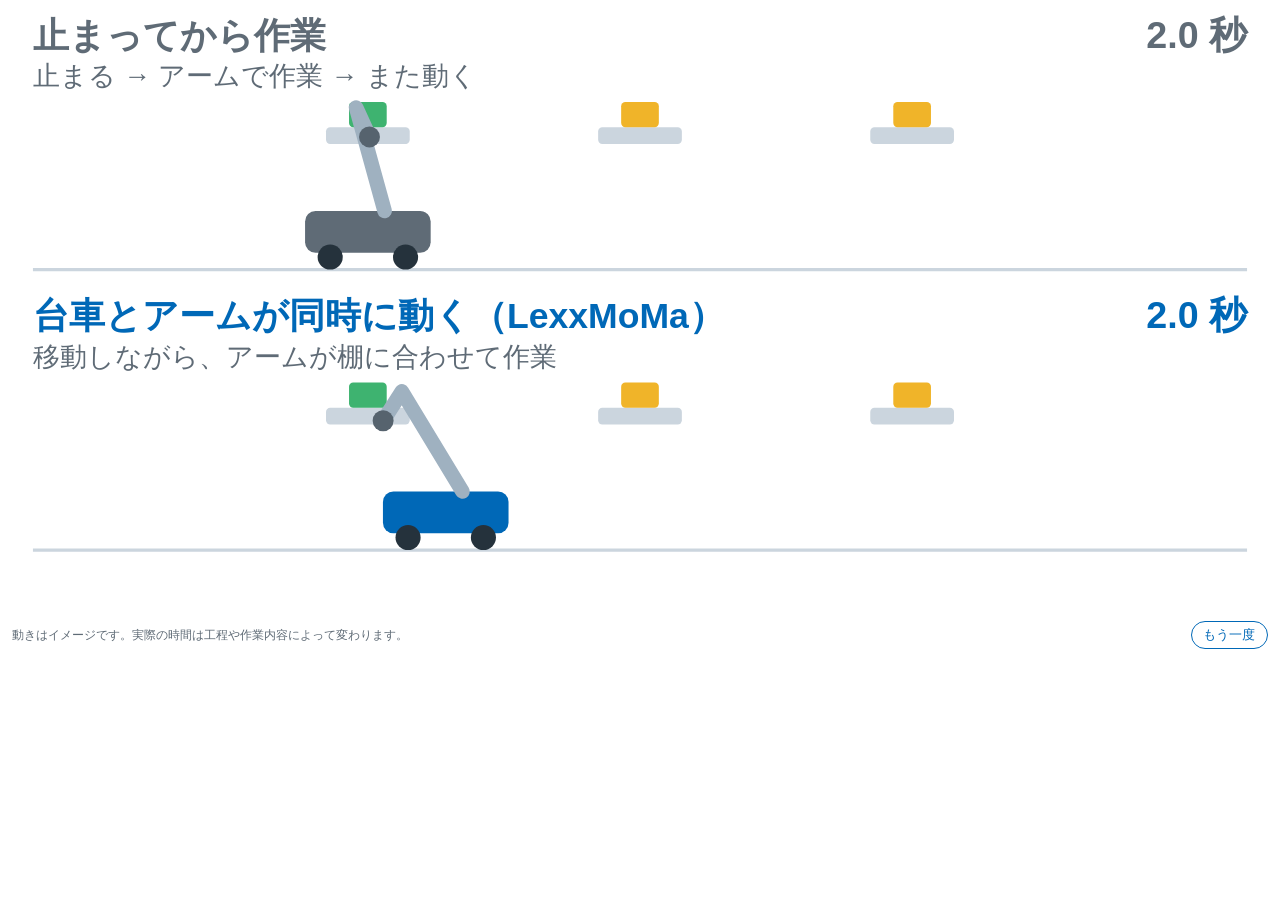
<file: content/pages/sync.html>
<!doctype html>
<html lang="ja">
<head>
<meta charset="utf-8">
<meta name="viewport" content="width=device-width, initial-scale=1">
<title>台車とアームが同時に動く</title>
<style>
  :root { --main: #0068B7; --main-pale: #e8f1f9; --accent: #3EB370; --accent-d: #23864d; --text: #1f2933; --sub: #5f6b76; --line: #e2e7ec; }
  * { box-sizing: border-box; }
  body { margin: 0; padding: 10px 12px; background: #fff; color: var(--text); font-family: "Hiragino Sans", "Noto Sans JP", "Yu Gothic UI", "Meiryo", sans-serif; font-size: 13px; line-height: 1.5; }
  svg { display: block; width: 100%; height: auto; }
  .foot { display: flex; align-items: center; justify-content: space-between; gap: 8px; margin-top: 4px; }
  .note { margin: 0; font-size: .75rem; color: var(--sub); }
  button { font: inherit; font-size: .8rem; padding: .25em .9em; border: 1px solid var(--main); border-radius: 999px; background: #fff; color: var(--main); cursor: pointer; white-space: nowrap; }
</style>
</head>
<body>
<svg id="stage" viewBox="0 0 600 290" font-family="inherit" aria-label="止まってから作業する場合と、移動しながら作業する場合の比較"></svg>
<div class="foot">
  <p class="note">動きはイメージです。実際の時間は工程や作業内容によって変わります。</p>
  <button id="replay" type="button">もう一度</button>
</div>
<script>
(function () {
  var NS = 'http://www.w3.org/2000/svg';
  var svg = document.getElementById('stage');
  var STATIONS = [170, 300, 430];      // 作業する場所（棚）の位置
  var START = 40, END = 560;
  var SPEED = 110;                     // 移動の速さ（画面上の px/秒）
  var WORK = 1.4;                      // 止まって作業する時間（秒）
  var WINDOW = 42, SLOW = 0.6;         // 同時に動く場合：棚の前後 WINDOW px は少し速度を落として作業

  function el(name, attrs, parent) {
    var e = document.createElementNS(NS, name);
    for (var k in attrs) e.setAttribute(k, attrs[k]);
    (parent || svg).appendChild(e);
    return e;
  }
  function txt(x, y, s, attrs, parent) {
    var t = el('text', Object.assign({ x: x, y: y, 'font-size': 13, fill: '#1f2933' }, attrs || {}), parent);
    t.textContent = s;
    return t;
  }

  // ---- 2つの動き方を、時刻 → 台車の位置・アームの伸び・終わった棚 に変換する ----
  function stopAndGo() {
    var seg = [], x = START, t = 0;
    STATIONS.forEach(function (s) {
      seg.push({ t0: t, t1: t + (s - x) / SPEED, x0: x, x1: s });
      t += (s - x) / SPEED; x = s;
      seg.push({ t0: t, t1: t + WORK, x0: s, x1: s, work: s });
      t += WORK;
    });
    seg.push({ t0: t, t1: t + (END - x) / SPEED, x0: x, x1: END });
    return { total: t + (END - x) / SPEED, at: function (tt) {
      for (var i = 0; i < seg.length; i++) {
        var g = seg[i];
        if (tt <= g.t1 || i === seg.length - 1) {
          var p = Math.min(1, Math.max(0, (tt - g.t0) / (g.t1 - g.t0)));
          var ext = g.work ? Math.sin(Math.PI * p) : 0;
          return { x: g.x0 + (g.x1 - g.x0) * p, ext: ext, target: g.work || null,
                   done: STATIONS.filter(function (s) { return s < g.x0 || (s === g.x0 && (!g.work || p > 0.5)); }).length };
        }
      }
    } };
  }
  function synchronized() {
    // 少しずつ時間を進めて位置を記録する（棚の近くだけ速度を落とす）
    var log = [], x = START, t = 0, dt = 1 / 120;
    while (x < END) {
      var near = STATIONS.some(function (s) { return Math.abs(x - s) < WINDOW; });
      x = Math.min(END, x + SPEED * (near ? SLOW : 1) * dt);
      t += dt;
      log.push(x);
    }
    return { total: t, at: function (tt) {
      var i = Math.min(log.length - 1, Math.max(0, Math.floor(tt / dt)));
      var px = tt <= 0 ? START : log[i];
      var ext = 0, target = null;
      STATIONS.forEach(function (s) {
        var d = Math.abs(px - s);
        if (d < WINDOW + 18) { ext = Math.max(ext, Math.min(1, (WINDOW + 18 - d) / 26)); target = s; }
      });
      return { x: px, ext: ext, target: target, done: STATIONS.filter(function (s) { return px > s; }).length };
    } };
  }

  var lanes = [
    { title: '止まってから作業', sub: '止まる → アームで作業 → また動く', y: 0, model: stopAndGo(), color: '#5f6b76' },
    { title: '台車とアームが同時に動く（LexxMoMa）', sub: '移動しながら、アームが棚に合わせて作業', y: 134, model: synchronized(), color: '#0068B7' }
  ];
  var longest = Math.max(lanes[0].model.total, lanes[1].model.total);
  var cut = Math.round((1 - lanes[1].model.total / lanes[0].model.total) * 100);

  lanes.forEach(function (L) {
    var g = el('g', { transform: 'translate(0,' + L.y + ')' });
    txt(10, 18, L.title, { 'font-size': 17, 'font-weight': 700, fill: L.color }, g);
    txt(10, 36, L.sub, { 'font-size': 13, fill: '#5f6b76' }, g);
    L.clock = txt(590, 18, '0.0 秒', { 'text-anchor': 'end', 'font-weight': 700, 'font-size': 18, fill: L.color }, g);
    el('line', { x1: 10, y1: 124, x2: 590, y2: 124, stroke: '#cbd5de', 'stroke-width': 1.5 }, g);
    L.parts = STATIONS.map(function (s) {
      el('rect', { x: s - 20, y: 56, width: 40, height: 8, rx: 2, fill: '#cbd5de' }, g);
      return el('rect', { x: s - 9, y: 44, width: 18, height: 12, rx: 2, fill: '#f0b429' }, g);
    });
    var bot = el('g', {}, g);
    el('rect', { x: -30, y: 96, width: 60, height: 20, rx: 5, fill: L.color }, bot);
    el('circle', { cx: -18, cy: 118, r: 6, fill: '#25323c' }, bot);
    el('circle', { cx: 18, cy: 118, r: 6, fill: '#25323c' }, bot);
    L.bot = bot;
    L.arm = el('polyline', { fill: 'none', stroke: '#9fb1c0', 'stroke-width': 7, 'stroke-linecap': 'round', 'stroke-linejoin': 'round' }, g);
    L.hand = el('circle', { r: 5, fill: '#56636e' }, g);
    L.badge = txt(590, 38, '', { 'text-anchor': 'end', 'font-size': 13, fill: '#23864d', 'font-weight': 700 }, g);
  });
  var summary = txt(300, 284, '', { 'text-anchor': 'middle', 'font-size': 15, 'font-weight': 700, fill: '#23864d' });

  function draw(t) {
    lanes.forEach(function (L) {
      var tt = Math.min(t, L.model.total), s = L.model.at(tt);
      L.bot.setAttribute('transform', 'translate(' + s.x.toFixed(1) + ',0)');
      // アームの付け根 → 肘 → 手先。伸びていないときは台車の上でたたむ
      var sx = s.x + 8, sy = 96;
      var rx = s.x + 22, ry = 78;
      var tx = s.target != null ? s.target : rx, ty = s.target != null ? 60 : ry;
      var hx = rx + (tx - rx) * s.ext, hy = ry + (ty - ry) * s.ext;
      var ex = (sx + hx) / 2 - 10, ey = Math.min(sy, hy) - 14;
      L.arm.setAttribute('points', [sx, sy, ex, ey, hx, hy].join(' '));
      L.hand.setAttribute('cx', hx); L.hand.setAttribute('cy', hy);
      L.parts.forEach(function (p, i) { p.setAttribute('fill', i < s.done ? '#3EB370' : '#f0b429'); });
      L.clock.textContent = tt.toFixed(1) + ' 秒';
      L.badge.textContent = t >= L.model.total ? '完了' : '';
    });
    summary.textContent = t >= longest ? '同じ3か所の作業が、約' + cut + '%短い時間で終わります（イメージ）' : '';
  }

  var start = null, raf = null;
  function frame(now) {
    if (start == null) start = now;
    var t = (now - start) / 1000;
    draw(t);
    if (t < longest + 2.5) raf = requestAnimationFrame(frame);
    else { start = null; raf = requestAnimationFrame(frame); }   // 少し止めてから繰り返す
  }
  function play() { if (raf) cancelAnimationFrame(raf); start = null; raf = requestAnimationFrame(frame); }
  document.getElementById('replay').addEventListener('click', play);

  var still = window.matchMedia && window.matchMedia('(prefers-reduced-motion: reduce)').matches;
  if (still) draw(longest); else play();
})();
</script>
</body>
</html>
</file>
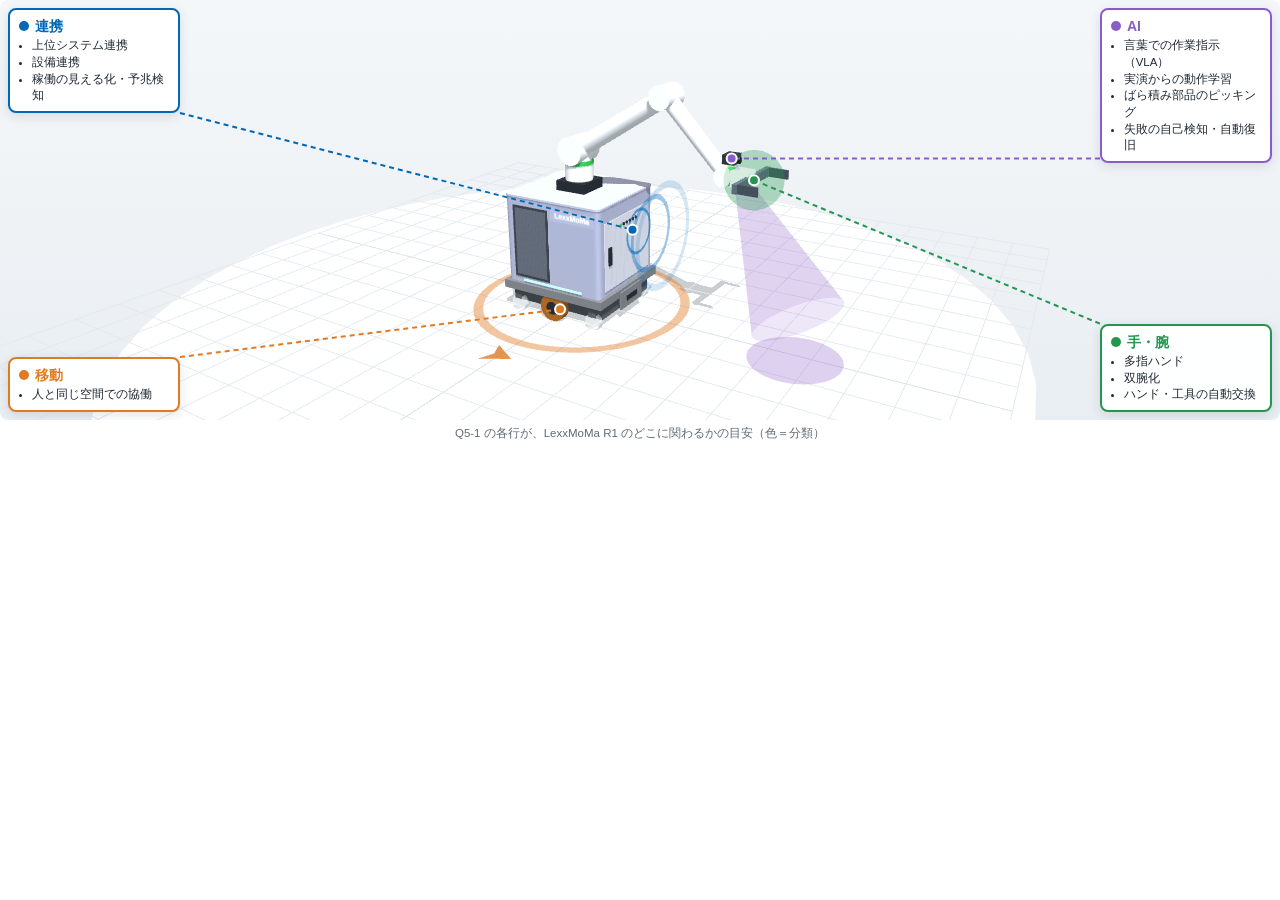
<file: content/pages/tech.html>
<!doctype html>
<html lang="ja">
<head>
<meta charset="utf-8">
<meta name="viewport" content="width=device-width, initial-scale=1">
<title>技術開発の項目と LexxMoMa の関わり</title>
<style>
  /* Q5-1 の右側：技術開発の11項目を4つに分け、R1 の 3D のどこに関わるかを色で示す */
  :root { --text: #1f2933; --sub: #5f6b76; --c-link: #0068B7; --c-move: #e07b24; --c-ai: #8a5cc7; --c-hand: #23964f; }
  * { box-sizing: border-box; }
  html, body { margin: 0; background: #fff; color: var(--text); font-family: "Hiragino Sans", "Noto Sans JP", "Yu Gothic UI", "Meiryo", sans-serif; }
  #stage { position: relative; height: 420px; overflow: hidden; background: linear-gradient(#f4f7fa, #e9eef2); border-radius: 8px; }
  #stage.is-flat::before { display: none; }
  #stage::before { content: '3D を読み込み中…'; position: absolute; inset: 0; display: flex; align-items: center; justify-content: center; color: var(--sub); font-size: 13px; }
  #stage canvas { display: block; position: relative; }
  #lines { position: absolute; inset: 0; width: 100%; height: 100%; pointer-events: none; z-index: 1; }
  .tag { position: absolute; z-index: 2; width: 172px; padding: 6px 9px 7px; border-radius: 8px; background: rgba(255,255,255,.95); border: 2px solid; box-shadow: 0 3px 12px rgba(0,30,60,.12); font-size: 11.5px; line-height: 1.45; }
  .tag b { display: flex; align-items: center; gap: 6px; font-size: 14px; margin-bottom: 1px; }
  .tag b i { width: 10px; height: 10px; border-radius: 50%; }
  .tag ul { margin: 0; padding-left: 1.1em; color: var(--text); }
  .tag.link { left: 8px; top: 8px; border-color: var(--c-link); } .tag.link b { color: var(--c-link); } .tag.link b i { background: var(--c-link); }
  .tag.move { left: 8px; bottom: 8px; border-color: var(--c-move); } .tag.move b { color: var(--c-move); } .tag.move b i { background: var(--c-move); }
  .tag.ai { right: 8px; top: 8px; border-color: var(--c-ai); } .tag.ai b { color: var(--c-ai); } .tag.ai b i { background: var(--c-ai); }
  .tag.hand { right: 8px; bottom: 8px; border-color: var(--c-hand); } .tag.hand b { color: var(--c-hand); } .tag.hand b i { background: var(--c-hand); }
  .cap { margin: 6px 2px 0; font-size: 11.5px; color: var(--sub); text-align: center; }
  @media (max-width: 460px) { #stage { height: 440px; } .tag { width: 146px; font-size: 10.5px; padding: 5px 7px; } .tag b { font-size: 12.5px; } }
</style>
</head>
<body>
<div id="stage">
  <svg id="lines"></svg>
  <div class="tag link" data-k="link"><b><i></i>連携</b><ul><li>上位システム連携</li><li>設備連携</li><li>稼働の見える化・予兆検知</li></ul></div>
  <div class="tag move" data-k="move"><b><i></i>移動</b><ul><li>人と同じ空間での協働</li></ul></div>
  <div class="tag ai" data-k="ai"><b><i></i>AI</b><ul><li>言葉での作業指示（VLA）</li><li>実演からの動作学習</li><li>ばら積み部品のピッキング</li><li>失敗の自己検知・自動復旧</li></ul></div>
  <div class="tag hand" data-k="hand"><b><i></i>手・腕</b><ul><li>多指ハンド</li><li>双腕化</li><li>ハンド・工具の自動交換</li></ul></div>
</div>
<p class="cap">Q5-1 の各行が、LexxMoMa R1 のどこに関わるかの目安（色＝分類）</p>
<script src="vendor/three.min.js?r128"></script>
<script src="moma-model.js?v=2"></script>
<script>
(function () {
  var host = document.getElementById('stage'), svg = document.getElementById('lines');
  var V3 = function (x, y, z) { return new THREE.Vector3(x || 0, y || 0, z || 0); };
  // 3D を使えない環境（会社のパソコンで WebGL が止められているなど）では、同じ4分類の平らな図を出す
  function flat() {
    host.innerHTML = '<img src="../images/fig-tech.svg?v=1" alt="Q5-1 の各行を、連携・移動・AI・手・腕の4つに分け、LexxMoMa のどこに関わるかを示した図" style="display:block;width:100%;height:auto">';
    host.style.height = 'auto'; host.style.background = '#fff'; host.classList.add('is-flat');
    var cap = document.querySelector('.cap'); if (cap) cap.hidden = true;   // 図の中に同じ説明がある
  }
  var renderer;
  if (!window.THREE || !window.MomaModel) { flat(); return; }
  try { renderer = new THREE.WebGLRenderer({ antialias: true, alpha: true }); } catch (e) { flat(); return; }
  renderer.domElement.addEventListener('webglcontextlost', function (e) { e.preventDefault(); flat(); });
  renderer.setPixelRatio(Math.min(2, window.devicePixelRatio || 1));
  renderer.shadowMap.enabled = true;
  host.insertBefore(renderer.domElement, svg);
  var scene = new THREE.Scene(), camera = new THREE.PerspectiveCamera(30, 1.6, 0.1, 50);
  scene.add(new THREE.HemisphereLight('#ffffff', '#cfd8e0', 0.85));
  var sun = new THREE.DirectionalLight('#ffffff', 0.75); sun.position.set(2.5, 5, 3); sun.castShadow = true; sun.shadow.mapSize.set(1024, 1024);
  Object.assign(sun.shadow.camera, { left: -2, right: 2, top: 2, bottom: -2 }); scene.add(sun);
  var floor = new THREE.Mesh(new THREE.CircleGeometry(2.6, 48), new THREE.MeshStandardMaterial({ color: '#eef2f5', roughness: 0.95 }));
  floor.rotation.x = -Math.PI / 2; floor.receiveShadow = true; scene.add(floor);
  var grid = new THREE.GridHelper(5, 20, '#d7dee5', '#e3e9ee'); grid.position.y = 0.002; scene.add(grid);

  // R1（他の 3D と同じ形）。腕は前（+x）へ伸ばし、手先を少し下へ
  var M = MomaModel(), R = M.BODIES.lexx();
  R.g.traverse(function (o) { if (o.isMesh) { o.castShadow = true; o.receiveShadow = true; } });
  scene.add(R.g); R.g.updateMatrixWorld(true);
  R.arm.ik(V3(0.98, 0.98, 0.05), true); R.arm.setFingers(0.6); R.g.updateMatrixWorld(true);
  var tip = R.arm.tipW();
  // 手首のカメラ（認識の目）
  var camG = new THREE.Group(); camG.position.copy(tip).add(V3(-0.13, 0.1, 0)); scene.add(camG);
  M.box(camG, 0.07, 0.05, 0.09, '#2a3036', 0, 0, 0); M.cyl(camG, 0.018, 0.02, '#111', 0.04, -0.005, 0, 'x');

  // 分類ごとの色と、R1 の上の目印（光る形）
  var C = { link: '#0068B7', move: '#e07b24', ai: '#8a5cc7', hand: '#23964f' };
  var glow = function (color, op) { return new THREE.MeshBasicMaterial({ color: color, transparent: true, opacity: op, depthWrite: false, side: THREE.DoubleSide }); };
  var fx = [];
  // 連携：前面の制御盤から外へ広がる輪（信号）
  var panel = V3(0.37, 0.55, 0);
  [0, 1, 2].forEach(function (i) {
    var r = new THREE.Mesh(new THREE.RingGeometry(0.1, 0.115, 40), glow(C.link, 0.6)); r.rotation.y = Math.PI / 2; r.position.copy(panel).add(V3(0.02, 0, 0)); scene.add(r);
    fx.push(function (t) { var k = ((t * 0.45 + i / 3) % 1); r.scale.setScalar(1 + k * 2.4); r.material.opacity = 0.65 * (1 - k); r.position.x = panel.x + 0.02 + k * 0.25; });
  });
  // 移動：床の上の輪と、走る向きの矢印
  var ring = new THREE.Mesh(new THREE.RingGeometry(0.62, 0.68, 64), glow(C.move, 0.55)); ring.rotation.x = -Math.PI / 2; ring.position.y = 0.006; scene.add(ring);
  var arrowShape = new THREE.Shape(); arrowShape.moveTo(0, 0.09); arrowShape.lineTo(0.16, 0); arrowShape.lineTo(0, -0.09); arrowShape.lineTo(0.04, 0);
  var arrow = new THREE.Mesh(new THREE.ShapeGeometry(arrowShape), glow(C.move, 0.8)); arrow.rotation.x = -Math.PI / 2; arrow.position.set(-0.1, 0.008, 0.82); scene.add(arrow);
  fx.push(function (t) { ring.material.opacity = 0.35 + 0.25 * Math.sin(t * 2.2); arrow.position.x = -0.1 + 0.08 * Math.sin(t * 2.2); });
  // AI：手首のカメラから前下へ見る範囲（円すい）
  var look = V3(1.42, 0.25, 0.05), from = camG.position.clone(), dir = look.clone().sub(from), len = dir.length();
  var cone = new THREE.Mesh(new THREE.ConeGeometry(0.26, len, 40, 1, true), glow(C.ai, 0.16));
  cone.position.copy(from).add(dir.clone().multiplyScalar(0.5)); cone.quaternion.setFromUnitVectors(V3(0, -1, 0), dir.clone().normalize()); scene.add(cone);
  var spot = new THREE.Mesh(new THREE.CircleGeometry(0.26, 40), glow(C.ai, 0.28)); spot.rotation.x = -Math.PI / 2; spot.position.set(look.x, 0.007, look.z); scene.add(spot);
  fx.push(function (t) { cone.material.opacity = 0.12 + 0.06 * Math.sin(t * 2.6); });
  // 手・腕：手先を包む光る球
  var orb = new THREE.Mesh(new THREE.SphereGeometry(0.17, 28, 18), glow(C.hand, 0.18)); orb.position.copy(tip); scene.add(orb);
  fx.push(function (t) { orb.scale.setScalar(1 + 0.08 * Math.sin(t * 3)); });

  // ラベルから引く線の先（ワールド座標）
  var ANCHOR = { link: panel, move: V3(0.05, 0.085, 0.31), ai: camG.position, hand: tip };
  var lines = {};
  Object.keys(ANCHOR).forEach(function (k) {
    var l = document.createElementNS('http://www.w3.org/2000/svg', 'line'); l.setAttribute('stroke', C[k]); l.setAttribute('stroke-width', '2'); l.setAttribute('stroke-dasharray', '5 4');
    var d = document.createElementNS('http://www.w3.org/2000/svg', 'circle'); d.setAttribute('r', '5'); d.setAttribute('fill', C[k]); d.setAttribute('stroke', '#fff'); d.setAttribute('stroke-width', '2');
    svg.appendChild(l); svg.appendChild(d); lines[k] = { l: l, d: d, tag: host.querySelector('.tag.' + k) };
  });

  var target = V3(0.45, 0.7, 0.05), W = 1, H = 1;
  function resize() {
    W = host.clientWidth || 300; H = host.clientHeight || 300;
    renderer.setSize(W, H, false); renderer.domElement.style.width = '100%'; renderer.domElement.style.height = '100%';
    camera.aspect = W / H; camera.updateProjectionMatrix();
  }
  if (window.ResizeObserver) new ResizeObserver(resize).observe(host); resize();
  function draw(t) {
    // ゆっくり左右に振って、立体に見せる（ラベルが読める範囲で）
    var az = 0.62 + 0.32 * Math.sin(t * 0.35), el = 0.32, dist = W / H < 1 ? 5.6 : 4.5;
    camera.position.set(target.x + Math.sin(az) * Math.cos(el) * dist, target.y + Math.sin(el) * dist, target.z + Math.cos(az) * Math.cos(el) * dist);
    camera.lookAt(target);
    fx.forEach(function (f) { f(t); });
    renderer.render(scene, camera);
    var hr = host.getBoundingClientRect();
    Object.keys(lines).forEach(function (k) {
      var p = ANCHOR[k].clone().project(camera), x = (p.x + 1) / 2 * W, y = (1 - p.y) / 2 * H;
      var tr = lines[k].tag.getBoundingClientRect(), tx = Math.min(Math.max(x, tr.left - hr.left), tr.right - hr.left), ty = Math.min(Math.max(y, tr.top - hr.top), tr.bottom - hr.top);
      lines[k].l.setAttribute('x1', tx); lines[k].l.setAttribute('y1', ty); lines[k].l.setAttribute('x2', x); lines[k].l.setAttribute('y2', y);
      lines[k].d.setAttribute('cx', x); lines[k].d.setAttribute('cy', y);
    });
  }
  // 画面に見えている間だけ動かす（埋め込みの中なので、親の画面での枠の位置で判断する）
  function onScreen() {
    try {
      var fe = window.frameElement; if (!fe) return document.visibilityState !== 'hidden';
      if (!fe.getClientRects().length || parent.document.visibilityState === 'hidden') return false;
      var r = fe.getBoundingClientRect(); return r.bottom > 0 && r.top < parent.innerHeight;
    } catch (e) { return true; }
  }
  var still = false, t0 = performance.now();   // Windows の「アニメーション効果」がオフ（＝動きを減らす設定）の会社のパソコンでも動かす。動き自体が見せたい内容のため
  draw(0);
  if (!still) (function loop(now) { if (onScreen()) draw((now - t0) / 1000); requestAnimationFrame(loop); })(t0);
})();
</script>
</body>
</html>
</file>
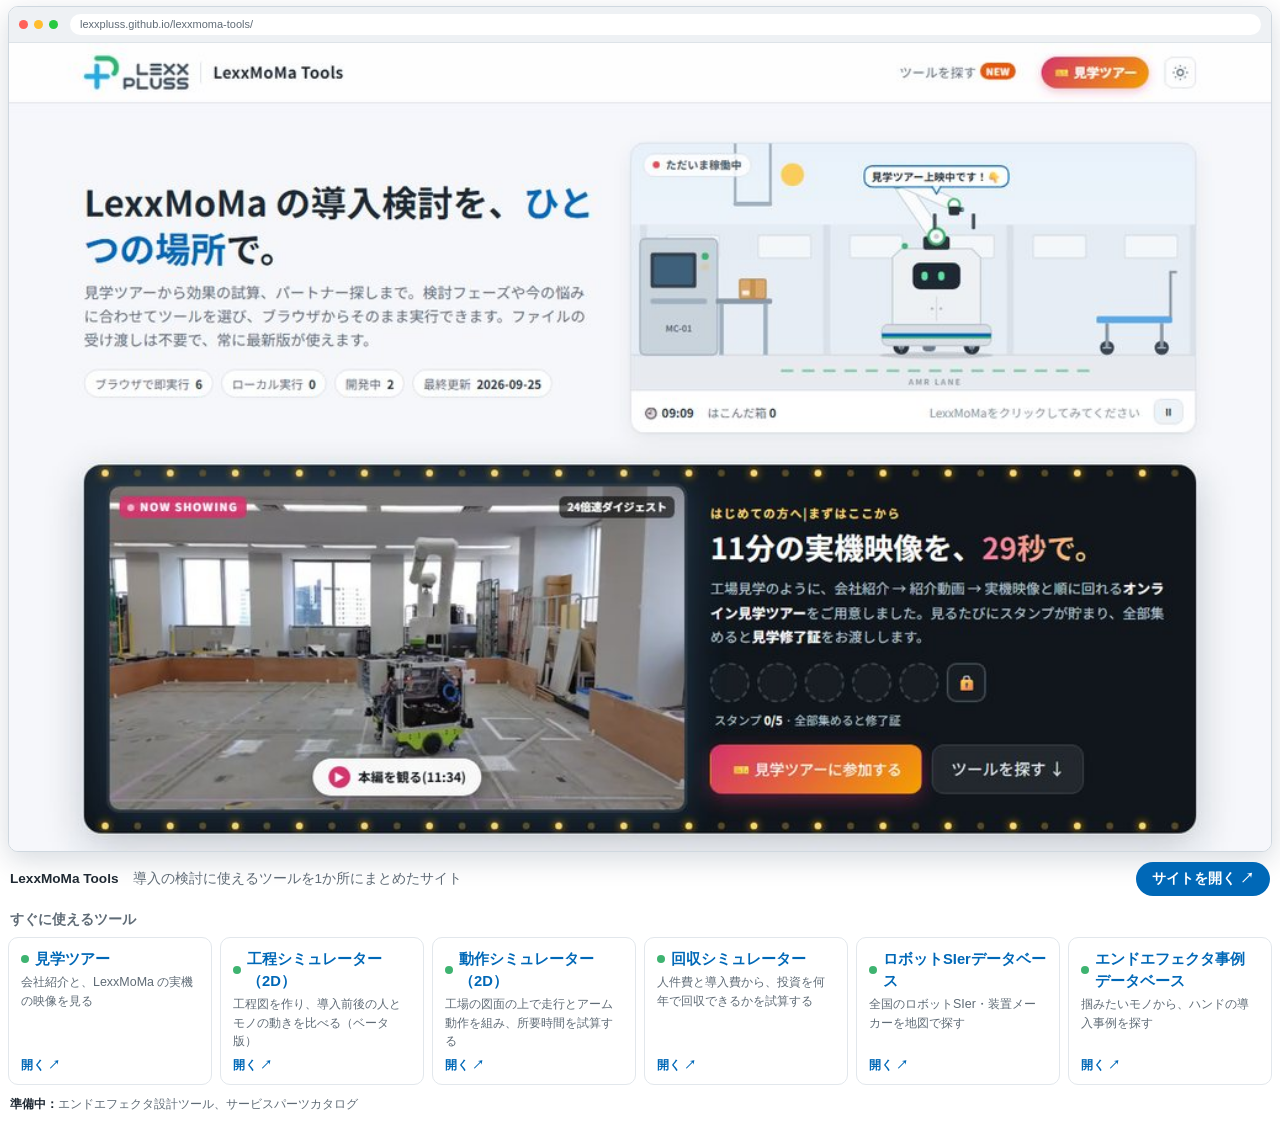
<file: content/pages/tools.html>
<!doctype html>
<html lang="ja">
<head>
<meta charset="utf-8">
<meta name="viewport" content="width=device-width, initial-scale=1">
<title>LexxMoMa Tools のご案内</title>
<style>
  /* 最後のページと送信後の右側：LexxMoMa Tools（ツールサイト）への案内 */
  :root { --main: #0068B7; --main-d: #00579a; --main-pale: #e8f1f9; --accent: #3EB370; --text: #1f2933; --sub: #5f6b76; --line: #e2e7ec; }
  * { box-sizing: border-box; }
  body { margin: 0; padding: 6px 8px 10px; background: #fff; color: var(--text); font-family: "Hiragino Sans", "Noto Sans JP", "Yu Gothic UI", "Meiryo", sans-serif; font-size: 13px; line-height: 1.5; }
  /* ツールサイトのスクリーンショットを、ブラウザの窓のように見せる（押すとサイトが開く） */
  a.shot { display: block; border-radius: 10px; overflow: hidden; border: 1px solid #cfd8e0; box-shadow: 0 8px 28px rgba(0,30,60,.16); text-decoration: none; color: inherit; background: #fff; transition: transform .15s, box-shadow .15s; }
  a.shot:hover { transform: translateY(-2px); box-shadow: 0 12px 34px rgba(0,30,60,.22); }
  .bar { display: flex; align-items: center; gap: 6px; padding: 7px 10px; background: #eef1f4; border-bottom: 1px solid #dde3e8; }
  .bar i { width: 9px; height: 9px; border-radius: 50%; background: #d4dae0; }
  .bar i:nth-child(1) { background: #ff6159; } .bar i:nth-child(2) { background: #ffbd2e; } .bar i:nth-child(3) { background: #28c941; }
  .bar span { flex: 1; min-width: 0; margin-left: 6px; padding: 2px 10px; border-radius: 999px; background: #fff; color: var(--sub); font-size: 11px; white-space: nowrap; overflow: hidden; text-overflow: ellipsis; }
  .shot img { display: block; width: 100%; height: auto; }
  .open { display: flex; align-items: center; justify-content: space-between; gap: 10px; margin: 10px 2px 0; }
  .open p { margin: 0; font-size: .85rem; color: var(--sub); }
  .open p b { color: var(--text); }
  a.hero { flex: none; text-decoration: none; }
  .hero em { display: inline-block; font-style: normal; font-weight: 800; font-size: .85rem; padding: 7px 16px; border-radius: 999px; background: var(--main); color: #fff; white-space: nowrap; }
  .hero:hover em { background: var(--main-d); }
  h3 { margin: 14px 2px 6px; font-size: .85rem; color: var(--sub); font-weight: 700; }
  .grid { display: grid; grid-template-columns: repeat(auto-fill, minmax(190px, 1fr)); gap: 8px; }
  a.tool { display: flex; flex-direction: column; gap: 3px; padding: 10px 12px; border: 1.5px solid var(--line); border-radius: 10px; color: inherit; text-decoration: none; background: #fff; }
  a.tool:hover { border-color: var(--main); box-shadow: 0 2px 10px rgba(0,104,183,.12); }
  a.tool .n { display: flex; align-items: center; gap: 6px; font-weight: 800; font-size: .92rem; color: var(--main); }
  a.tool .n i { flex: none; width: 8px; height: 8px; border-radius: 50%; background: var(--accent); }
  a.tool .d { font-size: .78rem; color: var(--sub); }
  a.tool .go { margin-top: auto; padding-top: 2px; font-size: .75rem; font-weight: 700; color: var(--main); }
  .soon { margin: 10px 2px 0; font-size: .78rem; color: var(--sub); }
  .soon b { color: var(--text); font-weight: 700; }
</style>
</head>
<body>
<a class="shot" id="shot" target="_blank" rel="noopener" aria-label="LexxMoMa Tools を開く">
  <div class="bar"><i></i><i></i><i></i><span>lexxpluss.github.io/lexxmoma-tools/</span></div>
  <img src="../images/tools-site.jpg?v=1" alt="LexxMoMa Tools のトップページ" width="1024" height="656">
</a>
<div class="open"><p><b>LexxMoMa Tools</b>　導入の検討に使えるツールを1か所にまとめたサイト</p><a class="hero" id="hero" target="_blank" rel="noopener"><em>サイトを開く ↗</em></a></div>
<h3>すぐに使えるツール</h3>
<div class="grid" id="grid"></div>
<p class="soon"><b>準備中：</b>エンドエフェクタ設計ツール、サービスパーツカタログ</p>
<script>
  // 掲載はツールサイト（https://lexxpluss.github.io/lexxmoma-tools/）の「すぐに使える」ツールと同じ。サイトの掲載を変えたら、ここも合わせる
  var SITE = 'https://lexxpluss.github.io/lexxmoma-tools/';
  var TOOLS = [
    ['見学ツアー', '会社紹介と、LexxMoMa の実機の映像を見る', 'library/index.html'],
    ['工程シミュレーター（2D）', '工程図を作り、導入前後の人とモノの動きを比べる（ベータ版）', 'process-sketch/dist/process-sketch.html'],
    ['動作シミュレーター（2D）', '工場の図面の上で走行とアーム動作を組み、所要時間を試算する', 'simulator/lexxmoma-2d.html'],
    ['回収シミュレーター', '人件費と導入費から、投資を何年で回収できるかを試算する', 'lexxmoma-roi/dist/lexxmoma_roi.html'],
    ['ロボットSIerデータベース', '全国のロボットSIer・装置メーカーを地図で探す', 'robot-sier-map/index.html'],
    ['エンドエフェクタ事例データベース', '掴みたいモノから、ハンドの導入事例を探す', 'eoat-db/index.html']
  ];
  var esc = function (s) { return String(s).replace(/[&<>"]/g, function (c) { return { '&': '&amp;', '<': '&lt;', '>': '&gt;', '"': '&quot;' }[c]; }); };
  document.getElementById('hero').href = SITE; document.getElementById('shot').href = SITE;
  document.getElementById('grid').innerHTML = TOOLS.map(function (t) {
    return '<a class="tool" href="' + esc(SITE + t[2]) + '" target="_blank" rel="noopener"><span class="n"><i></i>' + esc(t[0]) + '</span><span class="d">' + esc(t[1]) + '</span><span class="go">開く ↗</span></a>';
  }).join('');
</script>
</body>
</html>
</file>
<file: css/style.css>
:root {
  --main: #0068B7;
  --main-dark: #00508c;
  --main-pale: #e8f1f9;
  --accent: #3EB370;
  --accent-pale: #e9f6ee;
  --text: #1f2933;
  --sub: #5f6b76;
  --line: #e2e7ec;
  --bg: #ffffff;
  --bg-soft: #f6f8fa;
  --radius: 12px;
  font-size: 16px;
}

* { box-sizing: border-box; }

body {
  margin: 0;
  background: var(--bg);
  color: var(--text);
  font-family: "Hiragino Sans", "Hiragino Kaku Gothic ProN", "Noto Sans JP", "Yu Gothic UI", "Meiryo", sans-serif;
  line-height: 1.75;
  -webkit-text-size-adjust: 100%;
}

[hidden] { display: none !important; }

.wrap { max-width: 1680px; margin: 0 auto; padding: 0 16px; }


h1, h2, h3 { line-height: 1.4; margin: 0; }
a { color: var(--main); }

/* ---------- ボタン ---------- */
.btn {
  font: inherit;
  font-size: .9rem;
  border-radius: 999px;
  padding: .55em 1.3em;
  cursor: pointer;
  border: 1px solid var(--main);
  transition: background .15s, color .15s;
  white-space: nowrap;
}
.btn-primary { background: var(--main); color: #fff; }
.btn-primary:hover { background: var(--main-dark); }
.btn-ghost { background: #fff; color: var(--main); }
.btn-ghost:hover { background: var(--main-pale); }
.btn:disabled { opacity: .45; cursor: default; }
.btn:focus-visible, .tab:focus-visible, input:focus-visible { outline: 3px solid rgba(0,104,183,.35); outline-offset: 2px; }

/* ---------- 合言葉 ---------- */
.gate {
  min-height: 100vh;
  display: flex;
  align-items: center;
  justify-content: center;
  padding: 24px 16px;
  background: linear-gradient(160deg, #fff 55%, var(--main-pale));
}
.gate-box {
  width: 100%;
  max-width: 680px;
  background: #fff;
  border: 1px solid var(--line);
  border-radius: 16px;
  padding: 40px 28px 32px;
  text-align: center;
  box-shadow: 0 8px 32px rgba(0, 60, 110, .08);
}
.gate-box h1 { font-size: 1.3rem; margin: 4px 0 8px; }
/* 合言葉の窓のごあいさつ（見学のお礼・できるまで・お願い） */
.gate-greet { margin: 12px 0 18px; padding: 16px 20px; border-radius: 10px; background: var(--main-pale, #e8f1f9); text-align: left; font-size: .9rem; line-height: 1.7; }
.gate-greet p { margin: 0 0 .6em; }
.gate-greet p:last-child { margin-bottom: 0; }
.gate-greet p:first-child { font-weight: 700; color: var(--main); }
.gate-fig { display: block; width: 100%; height: auto; margin: 4px 0 10px; border-radius: 8px; background: #fff; }
.gate-note { color: var(--sub); font-size: .9rem; margin: 0 0 20px; }
.gate-hint { display: inline-block; margin-top: 6px; padding: 2px 10px; border-radius: 999px; background: var(--main-pale, #e8f1f9); color: var(--main); font-weight: 700; font-size: .85rem; }
.gate-box input {
  width: 100%;
  font: inherit;
  padding: .7em 1em;
  border: 1px solid var(--line);
  border-radius: 8px;
  margin-bottom: 14px;
  text-align: center;
}
.gate-box .btn { width: 100%; padding: .7em; font-size: 1rem; }
.gate-box input, .gate-box .btn { display: block; max-width: 380px; margin-left: auto; margin-right: auto; }   /* 窓を広げても、入力欄とボタンは元の幅 */
.gate-msg { min-height: 1.5em; margin: 12px 0 0; font-size: .85rem; color: #c0392b; }

.brand { margin: 0; font-weight: 700; color: var(--main); letter-spacing: .04em; }
.brand span { color: var(--text); font-weight: 500; margin-left: .3em; }

/* ---------- 上部 ---------- */
.site-header {
  position: sticky;
  top: 0;
  z-index: 10;
  background: rgba(255,255,255,.96);
  border-bottom: 1px solid var(--line);
  backdrop-filter: blur(6px);
}
.header-inner { display: flex; align-items: center; justify-content: space-between; gap: 12px; padding-top: 12px; padding-bottom: 12px; }
.demo-badge {
  font-size: .75rem;
  color: #8a5a00;
  background: #fff4dc;
  border: 1px solid #f2d79a;
  border-radius: 999px;
  padding: .15em .8em;
}
.tabs { display: flex; gap: 4px; margin-top: 8px; overflow-x: auto; scrollbar-width: none; }
.tabs::-webkit-scrollbar { display: none; }
.tab {
  font: inherit;
  font-size: .95rem;
  background: none;
  border: none;
  border-bottom: 3px solid transparent;
  padding: .6em 1em .7em;
  color: var(--sub);
  cursor: pointer;
  white-space: nowrap;
}
.tab:hover { color: var(--main); }
.tab[aria-selected="true"] { color: var(--main); border-bottom-color: var(--main); font-weight: 700; }
body.solo .tabs { display: none; }

main.wrap { padding-top: 24px; padding-bottom: 48px; min-height: 60vh; }

.panel-head { display: flex; align-items: baseline; justify-content: space-between; gap: 12px; flex-wrap: wrap; margin-bottom: 12px; }
.panel-head h2 { font-size: 1.35rem; }
.newwin { font-size: .85rem; text-decoration: none; }
.newwin:hover { text-decoration: underline; }
body.solo .newwin { display: none; }
.lead { color: var(--sub); margin: 0 0 20px; }

/* ---------- 上段：一般情報 ---------- */
.intro {
  background: linear-gradient(120deg, var(--main-pale), #fff 70%);
  border: 1px solid var(--line);
  border-left: 6px solid var(--main);
  border-radius: var(--radius);
  padding: 22px 28px;
  margin-bottom: 24px;
}
.intro h1 { font-size: 1.4rem; color: var(--main); margin-bottom: 6px; }
.intro-text p { margin: 0 0 .4em; }
.intro-text ul { margin: 0; padding-left: 1.2em; color: var(--sub); font-size: .92rem; }
/* 上段の右の補足（「表示: 上段」のカード） */
.intro.has-side { display: grid; grid-template-columns: minmax(0, 1fr) minmax(0, 300px); gap: 24px; align-items: start; }
/* 上段の補足：枠や図は付けず、細い線と短い文だけ（説明の邪魔をしない） */
.intro-side { border-left: 3px solid var(--accent); padding: 2px 0 2px 12px; font-size: .84rem; color: var(--sub); }
.intro-side img { display: block; width: 100%; height: auto; margin-bottom: 6px; }
.intro-side h2 { font-size: .86rem; margin: 0 0 2px; color: var(--text); }
.intro-side-text b, .intro-side-text strong { color: var(--text); }
.intro-side-text p { margin: 0 0 .3em; }
.intro-side-text ul { margin: 0; padding-left: 1.2em; }
@media (max-width: 960px) { .intro.has-side { grid-template-columns: minmax(0, 1fr); gap: 14px; } }

/* ---------- 下段：左にフォーム、右に事例 ---------- */
.layout {
  display: grid;
  grid-template-columns: minmax(0, 1fr) minmax(0, 1fr);
  gap: 28px;
  align-items: start;
}
.col-head { display: flex; align-items: baseline; justify-content: space-between; gap: 12px; margin-bottom: 10px; }
.col-head h2 { font-size: 1.15rem; padding-left: 10px; border-left: 4px solid var(--main); line-height: 1.3; }
.col-info .col-head h2 { border-left-color: var(--accent); }
.jump { display: none; font-size: .85rem; text-decoration: none; }
/* 右側はフォームを下にたどっても見え続けるよう、画面に貼り付けて中だけ動かす */
.col-info {
  position: sticky;
  top: 16px;
  max-height: calc(100vh - 32px);
  overflow-y: auto;
  padding-right: 4px;
  scrollbar-width: thin;
}
.col-info .cards { grid-template-columns: 1fr; gap: 16px; }
.col-info .card { flex-direction: column; }
/* 右側は図を見せるので、画像は横いっぱい・縦横比はそのまま */
.col-info .card-img { aspect-ratio: auto; background: #fff; border-top: 1px solid var(--line); }
.col-info .card-img img { height: auto; object-fit: contain; }
.col-info .card-body { padding: 14px 16px 12px; }
.col-info .card h3 { font-size: 1.3rem; line-height: 1.4; margin-bottom: 6px; }
.col-info .chips { margin: 0 0 14px; }
.form-holder .lead { font-size: .85rem; margin: 0 0 8px; }

/* セクションの表示（右側の上） */
.section-bar {
  display: flex;
  align-items: center;
  gap: 8px;
  background: var(--accent-pale);
  border-radius: 10px;
  padding: 8px 10px;
  margin-bottom: 12px;
}
.step-now { flex: 1; display: flex; flex-direction: column; text-align: center; line-height: 1.4; }
.step-pos { font-size: .72rem; color: #23864d; font-weight: 700; letter-spacing: .05em; }
.step-title { font-size: .92rem; font-weight: 700; }
.step-btn {
  font: inherit;
  font-size: 1.3rem;
  line-height: 1;
  width: 34px;
  height: 34px;
  border-radius: 50%;
  border: 1px solid #b9e2c9;
  background: #fff;
  color: #23864d;
  cursor: pointer;
}
.step-btn:disabled { opacity: .35; cursor: default; }
.card.flash { animation: flash .6s ease-out; }
@keyframes flash { from { box-shadow: 0 0 0 3px rgba(62,179,112,.45); } to { box-shadow: 0 0 0 0 rgba(62,179,112,0); } }
@media (prefers-reduced-motion: reduce) { .card.flash { animation: none; } }
.results-area { margin-top: 48px; }

/* 別の HTML ページを埋め込んだカード */
.col-info .card.card-embed { flex-direction: column; }
.card-video { background: #000; }
.card-video video { display: block; width: 100%; aspect-ratio: 16 / 9; object-fit: cover; }
.card-embeds { border-top: 1px solid var(--line); background: #fff; }
.card-foot { padding: 4px 16px 10px; }
.card-embed-box + .card-embed-box { border-top: 1px solid var(--line); }
.card-embed-box iframe { display: block; width: 100%; border: 0; }
.embed-open { display: inline-block; margin-top: 6px; font-size: .82rem; text-decoration: none; }
.embed-open:hover { text-decoration: underline; }

.form-holder iframe {
  width: 100%;
  height: 1400px;
  border: 1px solid var(--line);
  border-radius: var(--radius);
  background: #fff;
}
.notice {
  border: 1px dashed var(--line);
  border-radius: var(--radius);
  padding: 32px 24px;
  text-align: center;
  color: var(--sub);
  background: var(--bg-soft);
}
.notice p { margin: .3em 0; }

/* ---------- タブB ---------- */
.chips { display: flex; gap: 8px; flex-wrap: wrap; margin: 4px 0 24px; }
.chip {
  font: inherit;
  font-size: .85rem;
  border: 1px solid var(--line);
  background: #fff;
  color: var(--sub);
  border-radius: 999px;
  padding: .3em 1em;
  cursor: pointer;
}
.chip[aria-pressed="true"] { background: var(--main); border-color: var(--main); color: #fff; }

.cards { display: grid; grid-template-columns: repeat(auto-fill, minmax(290px, 1fr)); gap: 24px; }
.card {
  border: 1px solid var(--line);
  border-radius: var(--radius);
  overflow: hidden;
  background: #fff;
  display: flex;
  flex-direction: column;
}
.card-img { aspect-ratio: 16 / 9; background: var(--bg-soft); }
.card-img img { width: 100%; height: 100%; object-fit: cover; display: block; }
.card-body { padding: 18px 20px 22px; }
.card-meta { display: flex; gap: 8px; align-items: center; margin-bottom: 6px; font-size: .78rem; }
.tag { border-radius: 4px; padding: .05em .6em; font-weight: 700; }
.tag-vision { background: var(--main-pale); color: var(--main); }
.tag-case { background: var(--accent-pale); color: #23864d; }
.tag-other { background: var(--bg-soft); color: var(--sub); }
.tag-hint { background: #fff4dc; color: #8a5a00; }
.card-when { color: var(--sub); }
.card h3 { font-size: 1.08rem; margin-bottom: 8px; }
.card-text { font-size: .92rem; color: #36424d; }
.card-text p { margin: 0 0 .6em; }
.card-text ul { margin: 0 0 .6em; padding-left: 1.2em; }

/* ---------- タブC ---------- */
.summary {
  display: flex;
  flex-wrap: wrap;
  gap: 12px 32px;
  align-items: center;
  background: var(--bg-soft);
  border-radius: var(--radius);
  padding: 18px 22px;
  margin-bottom: 8px;
}
.stat { display: flex; flex-direction: column; }
.stat-label { font-size: .78rem; color: var(--sub); }
.stat-value { font-size: 1.8rem; font-weight: 700; color: var(--main); line-height: 1.2; }
.stat-value.small { font-size: 1rem; color: var(--text); font-weight: 500; line-height: 1.6; }
.summary-actions { margin-left: auto; display: flex; flex-wrap: wrap; align-items: center; gap: 10px; }
.auto { font-size: .82rem; color: var(--sub); display: flex; align-items: center; gap: 4px; cursor: pointer; }

.results-msg { min-height: 1.6em; font-size: .85rem; color: var(--sub); margin: 6px 0 16px; }
.results-msg.error { color: #c0392b; }

.results-list { display: grid; grid-template-columns: minmax(0, 1fr); gap: 24px; }
.q {
  min-width: 0;
  border: 1px solid var(--line);
  border-radius: var(--radius);
  padding: 22px 24px 24px;
}
.q-head { display: flex; justify-content: space-between; gap: 12px; align-items: baseline; margin-bottom: 4px; }
.q-title { font-size: 1.02rem; }
.q-kind { font-size: .75rem; color: var(--sub); white-space: nowrap; }
.q-n { font-size: .8rem; color: var(--sub); margin: 0 0 12px; }
.chart-box { position: relative; width: 100%; min-width: 0; }

.kpis { display: grid; grid-template-columns: repeat(auto-fit, minmax(120px, 1fr)); gap: 12px; margin-top: 8px; }
.kpi { background: var(--bg-soft); border-radius: 10px; padding: 12px 14px; }
.kpi span { display: block; font-size: .75rem; color: var(--sub); }
.kpi strong { font-size: 1.4rem; color: var(--main); }
.avg-line { margin: 0 0 8px; font-size: .9rem; }
.avg-line strong { color: var(--accent); font-size: 1.3rem; margin: 0 .2em; }

.search {
  width: 100%;
  font: inherit;
  font-size: .9rem;
  padding: .55em .9em;
  border: 1px solid var(--line);
  border-radius: 8px;
  margin-bottom: 12px;
}
.answers { list-style: none; margin: 0; padding: 0; max-height: 460px; overflow-y: auto; }
.answers li { border-top: 1px solid var(--line); padding: 10px 2px; font-size: .92rem; white-space: pre-wrap; word-break: break-word; }
.answers li:first-child { border-top: none; }
.answers time { display: block; font-size: .72rem; color: var(--sub); }
.answers mark { background: #fff1a8; padding: 0 1px; }
.answers .empty { color: var(--sub); text-align: center; }
.more { margin-top: 8px; }

details.others { margin-top: 10px; font-size: .85rem; color: var(--sub); }
details.others summary { cursor: pointer; }
details.others ul { margin: 6px 0 0; padding-left: 1.2em; }

.site-footer { border-top: 1px solid var(--line); padding-top: 16px; padding-bottom: 24px; color: var(--sub); font-size: .8rem; }
.site-footer p { margin: 0; }

/* ---------- スマホ ---------- */
@media (max-width: 960px) {
  .layout { grid-template-columns: minmax(0, 1fr); }
  .col-info { position: static; max-height: none; overflow: visible; padding-right: 0; }
  .jump { display: inline; }
}

@media (max-width: 640px) {
  .intro { padding: 16px 18px; border-left-width: 4px; }
  .intro h1 { font-size: 1.15rem; }

  main.wrap { padding-top: 22px; }
  .tabs { gap: 0; }
  .tab { flex: 1 0 auto; font-size: .84rem; padding: .6em .35em .7em; }
  .panel-head h2 { font-size: 1.15rem; }
  .q { padding: 18px 16px 20px; }
  .summary { padding: 16px; gap: 10px 24px; }
  .summary-actions { margin-left: 0; width: 100%; }
  .summary-actions .btn { flex: 1; }
  .cards { grid-template-columns: 1fr; }
}

/* ---------- 広い画面 ---------- */
@media (min-width: 1200px) {
  .wrap { padding: 0 32px; }
  .layout { gap: 36px; }
}

/* ---------- 自前の回答画面 ---------- */
.sv { border: 1px solid var(--line); border-radius: var(--radius); padding: 22px 24px 18px; background: #fff; }
.sv-progress { display: flex; align-items: center; gap: 12px; font-size: .8rem; color: var(--sub); margin-bottom: 14px; }
.sv-bar { flex: 1; height: 6px; background: var(--bg-soft); border-radius: 999px; overflow: hidden; }
.sv-bar i { display: block; height: 100%; background: var(--main); border-radius: 999px; transition: width .3s; }
.sv-page-title { font-size: 1.15rem; color: var(--main); margin-bottom: 4px; }
.sv-page-desc { margin: 0 0 8px; color: var(--sub); font-size: .9rem; white-space: pre-line; }
.sv-about { margin: 8px 0 4px; font-size: .88rem; color: #36424d; background: var(--bg-soft); border-radius: 8px; padding: 8px 14px; }
.sv-about summary { cursor: pointer; font-weight: 700; color: var(--main); }
.sv-about p { margin: 6px 0 4px; white-space: pre-line; }
.sv-header { margin: 22px 0 0; padding-top: 14px; border-top: 1px solid var(--line); }
.sv-header h4 { margin: 0; font-size: 1rem; }
.sv-header p { margin: 4px 0 0; color: var(--sub); font-size: .88rem; white-space: pre-line; }
.sv-q { margin: 14px -10px 0; padding: 14px 10px 12px; border-radius: 10px; border-left: 3px solid transparent; transition: background .2s, border-color .2s; outline: none; }
.sv-q.is-active { background: #f7fafd; border-left-color: var(--main); }
.sv-q.has-err { background: #fff6f5; border-left-color: #c0392b; }
.sv-title { font-size: .98rem; line-height: 1.55; margin: 0 0 4px; }
.sv-req, .sv-opt-tag { display: inline-block; font-size: .68rem; font-weight: 700; border-radius: 4px; padding: 0 .5em; margin-left: .5em; vertical-align: .15em; }
.sv-req { background: #fdecea; color: #c0392b; }
.sv-opt-tag { background: var(--bg-soft); color: var(--sub); }
.sv-help { margin: 0 0 10px; font-size: .82rem; color: var(--sub); white-space: pre-line; line-height: 1.6; }
.sv-input { width: 100%; font: inherit; font-size: .95rem; padding: .6em .8em; border: 1px solid #cfd8df; border-radius: 8px; background: #fff; }
.sv-input:focus { border-color: var(--main); outline: 3px solid rgba(0,104,183,.15); }
textarea.sv-input { resize: vertical; min-height: 6em; line-height: 1.6; }
.sv-short { width: auto; }
.sv-opts { display: grid; gap: 6px; }
.sv-opt { display: flex; align-items: flex-start; gap: 10px; padding: 9px 12px; border: 1px solid var(--line); border-radius: 8px; cursor: pointer; font-size: .92rem; line-height: 1.5; transition: border-color .15s, background .15s; }
.sv-opt:hover { border-color: #9cc3e3; }
.sv-opt input { margin: .3em 0 0; flex: none; width: 16px; height: 16px; accent-color: var(--main); }
.sv-opt:has(input:checked) { border-color: var(--main); background: var(--main-pale); }
.sv-opt.is-off { opacity: .45; cursor: not-allowed; }
.sv-opt.sv-ex-first { margin-top: 8px; position: relative; }
.sv-opt.sv-ex-first::before { content: "単独で選ぶ選択肢"; position: absolute; left: 0; top: -1.55em; font-size: .7rem; color: var(--sub); }
.sv-ex { border-style: dashed; }
.sv-count { margin: 6px 0 0; font-size: .78rem; color: var(--sub); }
.sv-scale { display: flex; flex-wrap: wrap; align-items: center; gap: 6px; }
.sv-scale-opt { flex: 0 0 auto; padding: 8px 14px; }
.sv-scale-label { font-size: .8rem; color: var(--sub); }
.sv-err { margin: 6px 0 0; color: #c0392b; font-size: .82rem; font-weight: 700; }
.sv-nav { display: flex; justify-content: space-between; align-items: center; margin-top: 22px; padding-top: 16px; border-top: 1px solid var(--line); }
.sv-nav .btn { min-width: 8em; padding: .65em 1.6em; font-size: .95rem; }
.sv-foot { margin: 12px 0 0; font-size: .78rem; color: var(--sub); }
.sv-fail { color: #c0392b; }
.sv-done { text-align: center; padding: 36px 24px; }
.sv-done-mark { width: 56px; height: 56px; margin: 0 auto 12px; border-radius: 50%; background: var(--accent-pale); color: #23864d; font-size: 1.8rem; line-height: 56px; font-weight: 700; }
.sv-done p { color: #36424d; }
.sv-preview { width: 100%; margin: 16px 0 0; border-collapse: collapse; text-align: left; font-size: .82rem; }
.sv-preview th, .sv-preview td { border-top: 1px solid var(--line); padding: 6px 8px; vertical-align: top; }
.sv-preview th { width: 45%; color: var(--sub); font-weight: 500; }
/* 右側：今見ている質問に関係するカード */
.col-info .card.is-current { border-color: var(--main); box-shadow: 0 0 0 2px rgba(0,104,183,.18); }
@media (max-width: 640px) {
  .sv { padding: 18px 14px 14px; }
  .sv-q { margin: 12px -6px 0; padding: 12px 6px 10px; }
  .sv-nav .btn { min-width: 6.5em; }
}

/* セクション2：先に使いどころの例を見てから回答する案内 */
.sv-cases { margin: 4px 0 18px; padding: 12px 14px; border-radius: 10px; background: var(--main-pale); border: 1px solid #cfe0f0; font-size: .9rem; }
.sv-cases-lead { margin: 0 0 6px; }
.sv-cases ol { margin: 0 0 8px; padding: 0; list-style: none; display: grid; gap: 3px; }
.sv-cases li { padding-left: 1.6em; position: relative; color: var(--sub); }
.sv-cases li::before { content: ''; position: absolute; left: 0; top: .2em; width: 1em; height: 1em; border-radius: 50%; border: 2px solid #b7c3cd; box-sizing: border-box; }
.sv-cases li.is-seen { color: var(--text); font-weight: 700; }
.sv-cases li.is-seen::before { border-color: var(--accent); background: var(--accent); }
.sv-cases li.is-seen::after { content: '✓'; position: absolute; left: .22em; top: 0; color: #fff; font-size: .75em; font-weight: 800; }
.sv-cases-act { display: flex; flex-wrap: wrap; align-items: center; gap: 8px; }
.sv-cases-ok { color: var(--accent-d, #23864d); font-weight: 700; }
.sv-locked .sv-q, .sv-locked .sv-nav { opacity: .4; pointer-events: none; filter: grayscale(.4); }

/* 上段：回答が進んだら1行に縮める（「説明を見る」で開く） */
.intro-bar { display: none; }
.intro.is-compact:not(.is-open) { display: block; padding: 8px 16px; margin-bottom: 14px; border-left-width: 4px; }
.intro.is-compact .intro-bar { display: flex; align-items: center; gap: 10px; grid-column: 1 / -1; }
.intro.is-compact:not(.is-open) .intro-main, .intro.is-compact:not(.is-open) .intro-side { display: none; }
.intro.is-compact.is-open .intro-bar { margin-bottom: 8px; }
.intro-bar-title { flex: 1; min-width: 0; font-weight: 700; color: var(--main); font-size: .92rem; white-space: nowrap; overflow: hidden; text-overflow: ellipsis; }
.intro-toggle { font: inherit; font-size: .8rem; padding: 3px 12px; border-radius: 999px; border: 1px solid var(--main); background: #fff; color: var(--main); cursor: pointer; white-space: nowrap; }

/* 表形式の質問（行ごとに1つ選ぶ） */
.sv-grid { display: grid; gap: 2px; margin-top: 6px; }
.sv-grid-row { padding: 7px 8px; border-radius: 8px; border: 1px solid transparent; }
.sv-grid-row:nth-child(odd) { background: #f6f8fa; }
.sv-grid-row.is-missing { border-color: #e0302a; background: #fff3f2; }
.sv-grid-label { font-size: .9rem; margin-bottom: 4px; }
.sv-grid-opts { display: flex; flex-wrap: wrap; gap: 6px; }
.sv-chip { position: relative; display: inline-flex; align-items: center; padding: 3px 12px; border-radius: 999px; border: 1px solid var(--line); background: #fff; font-size: .85rem; cursor: pointer; }
.sv-chip input { position: absolute; opacity: 0; width: 1px; height: 1px; }
.sv-chip.is-on { background: var(--main); border-color: var(--main); color: #fff; font-weight: 700; }
.sv-chip:focus-within { outline: 2px solid var(--main); outline-offset: 2px; }
</file>
